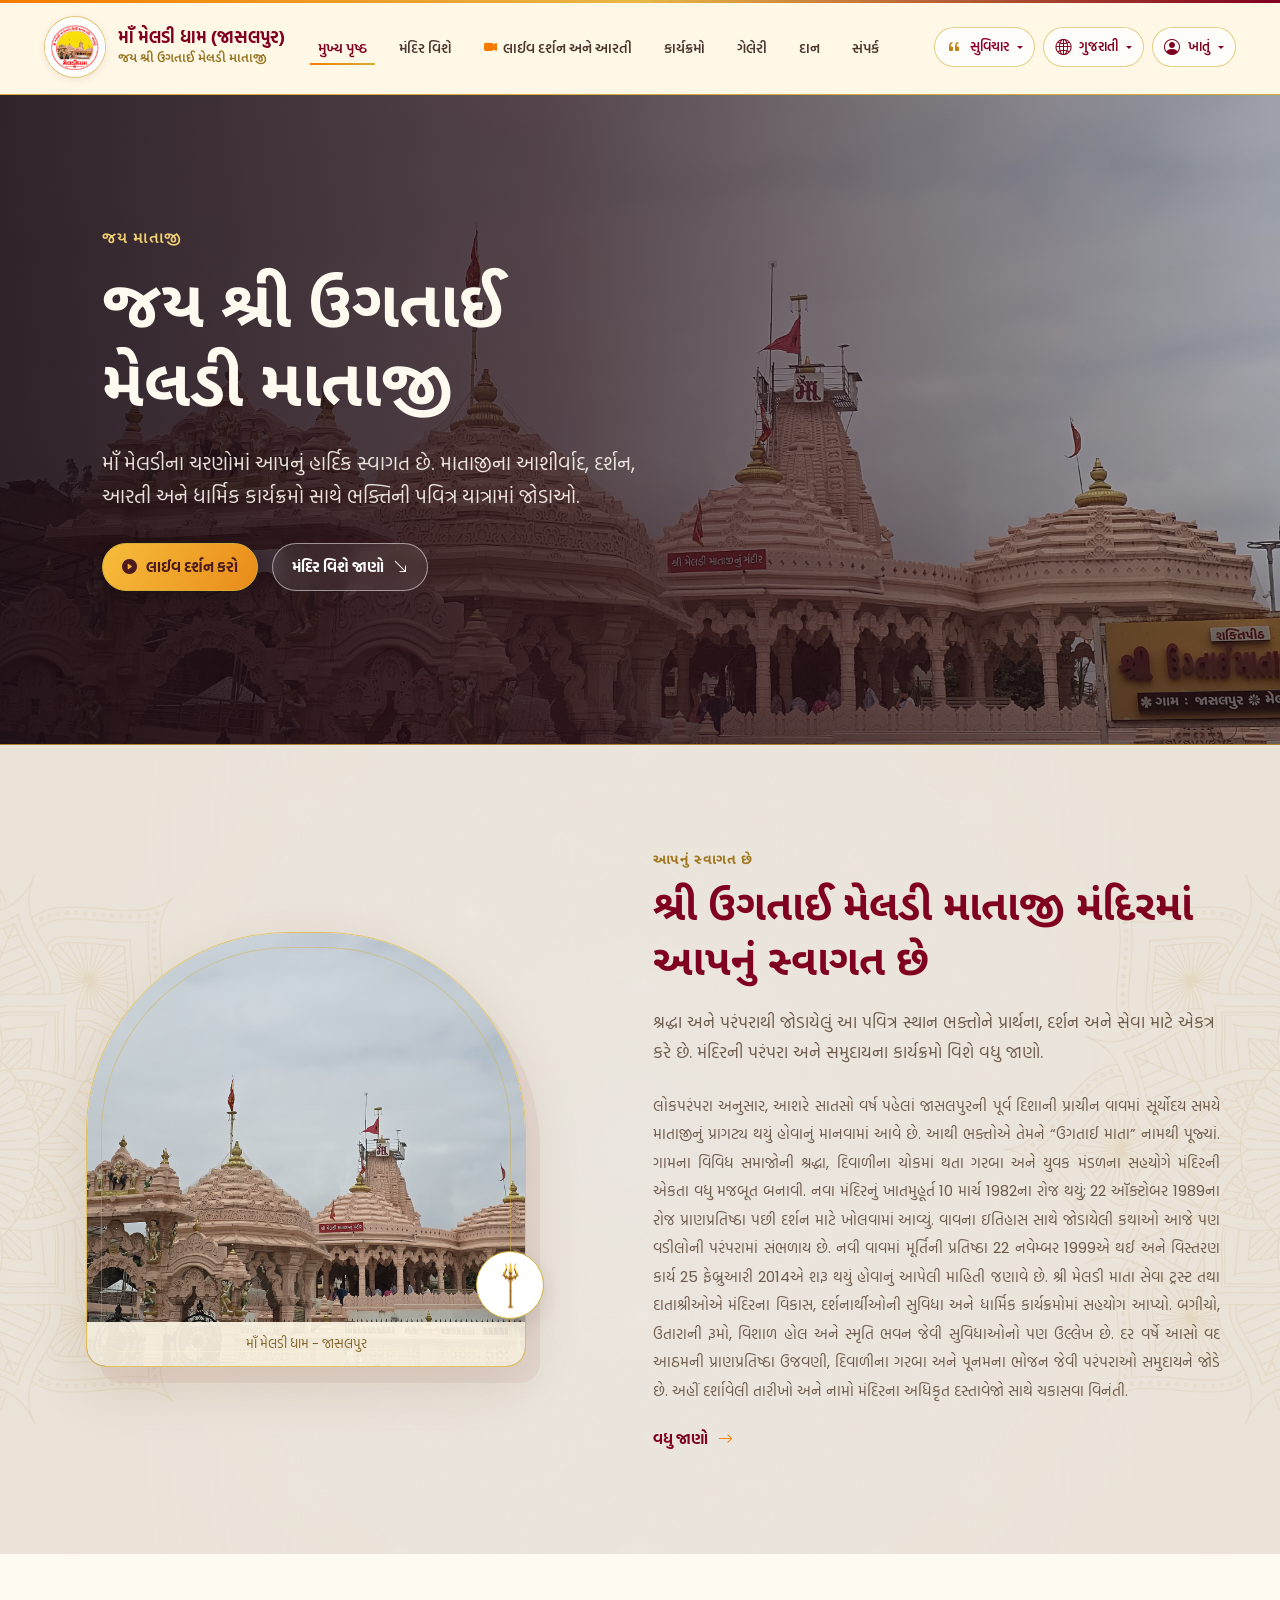
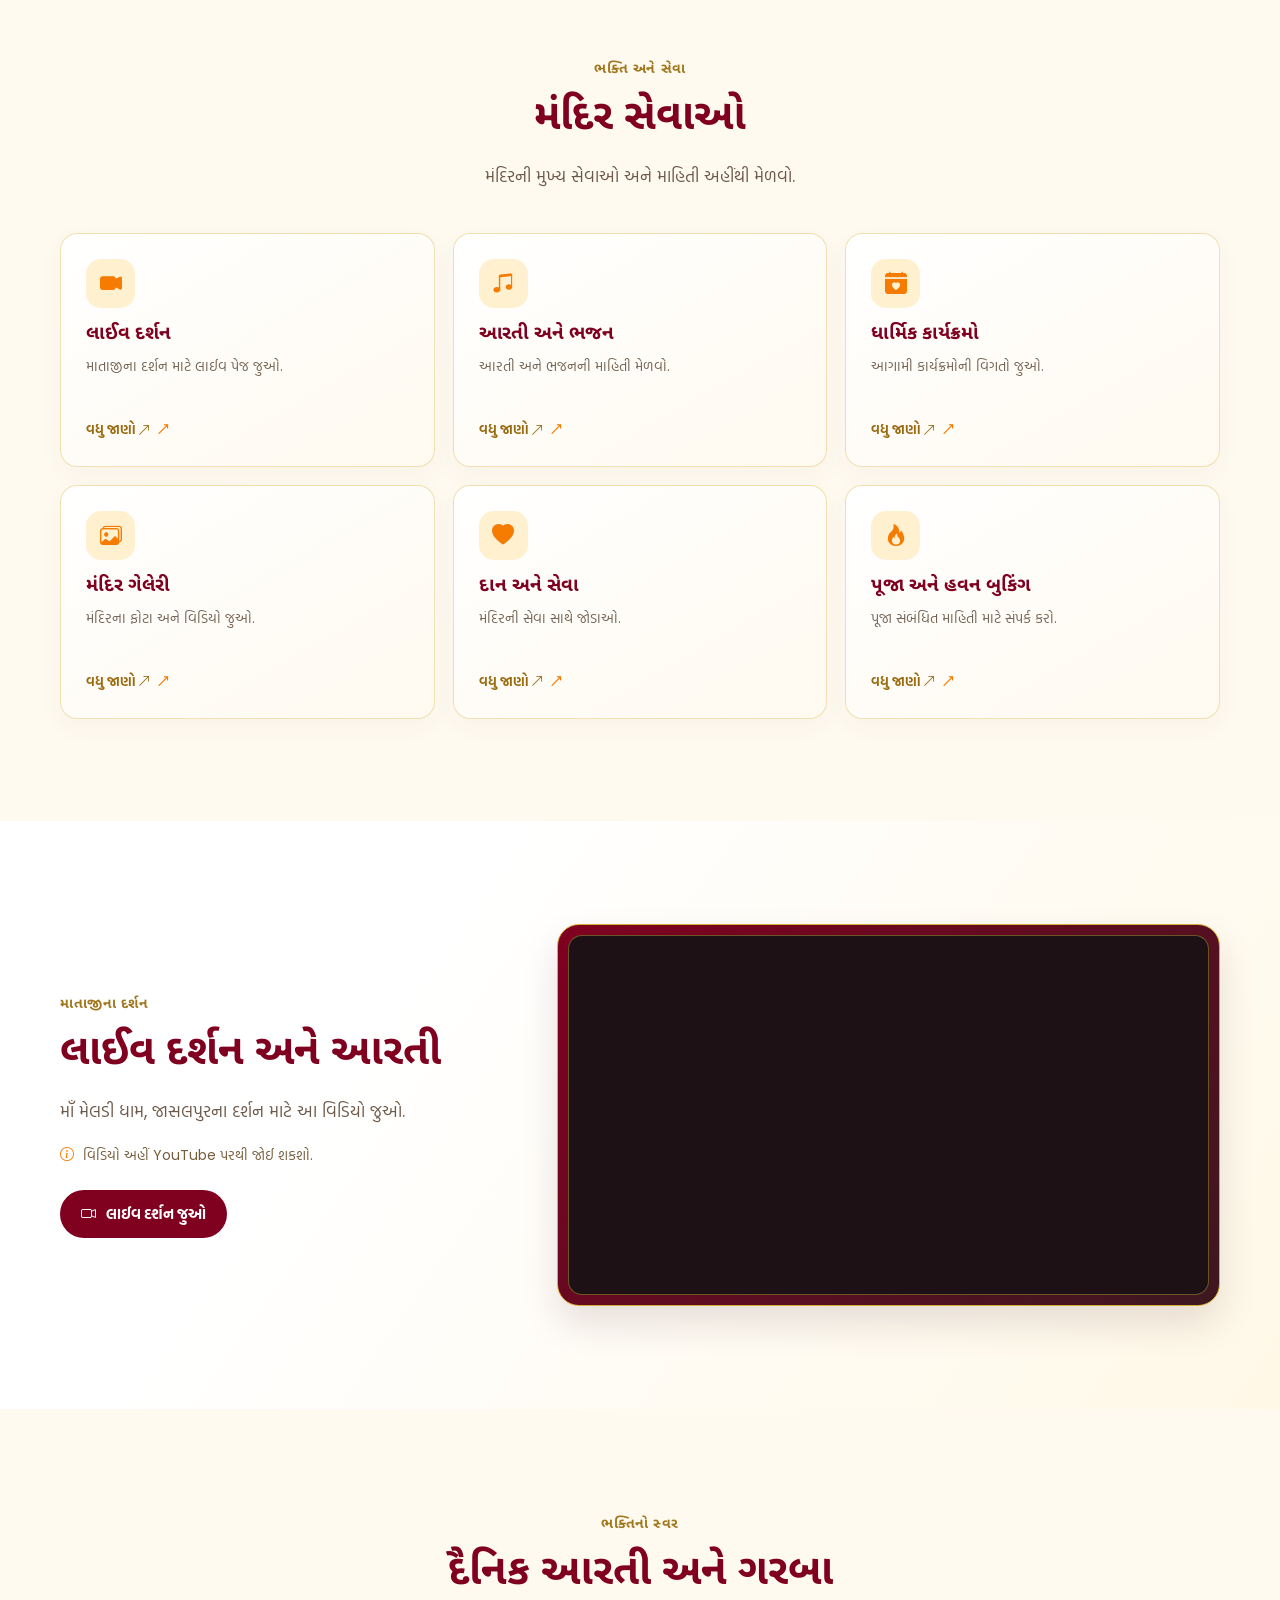
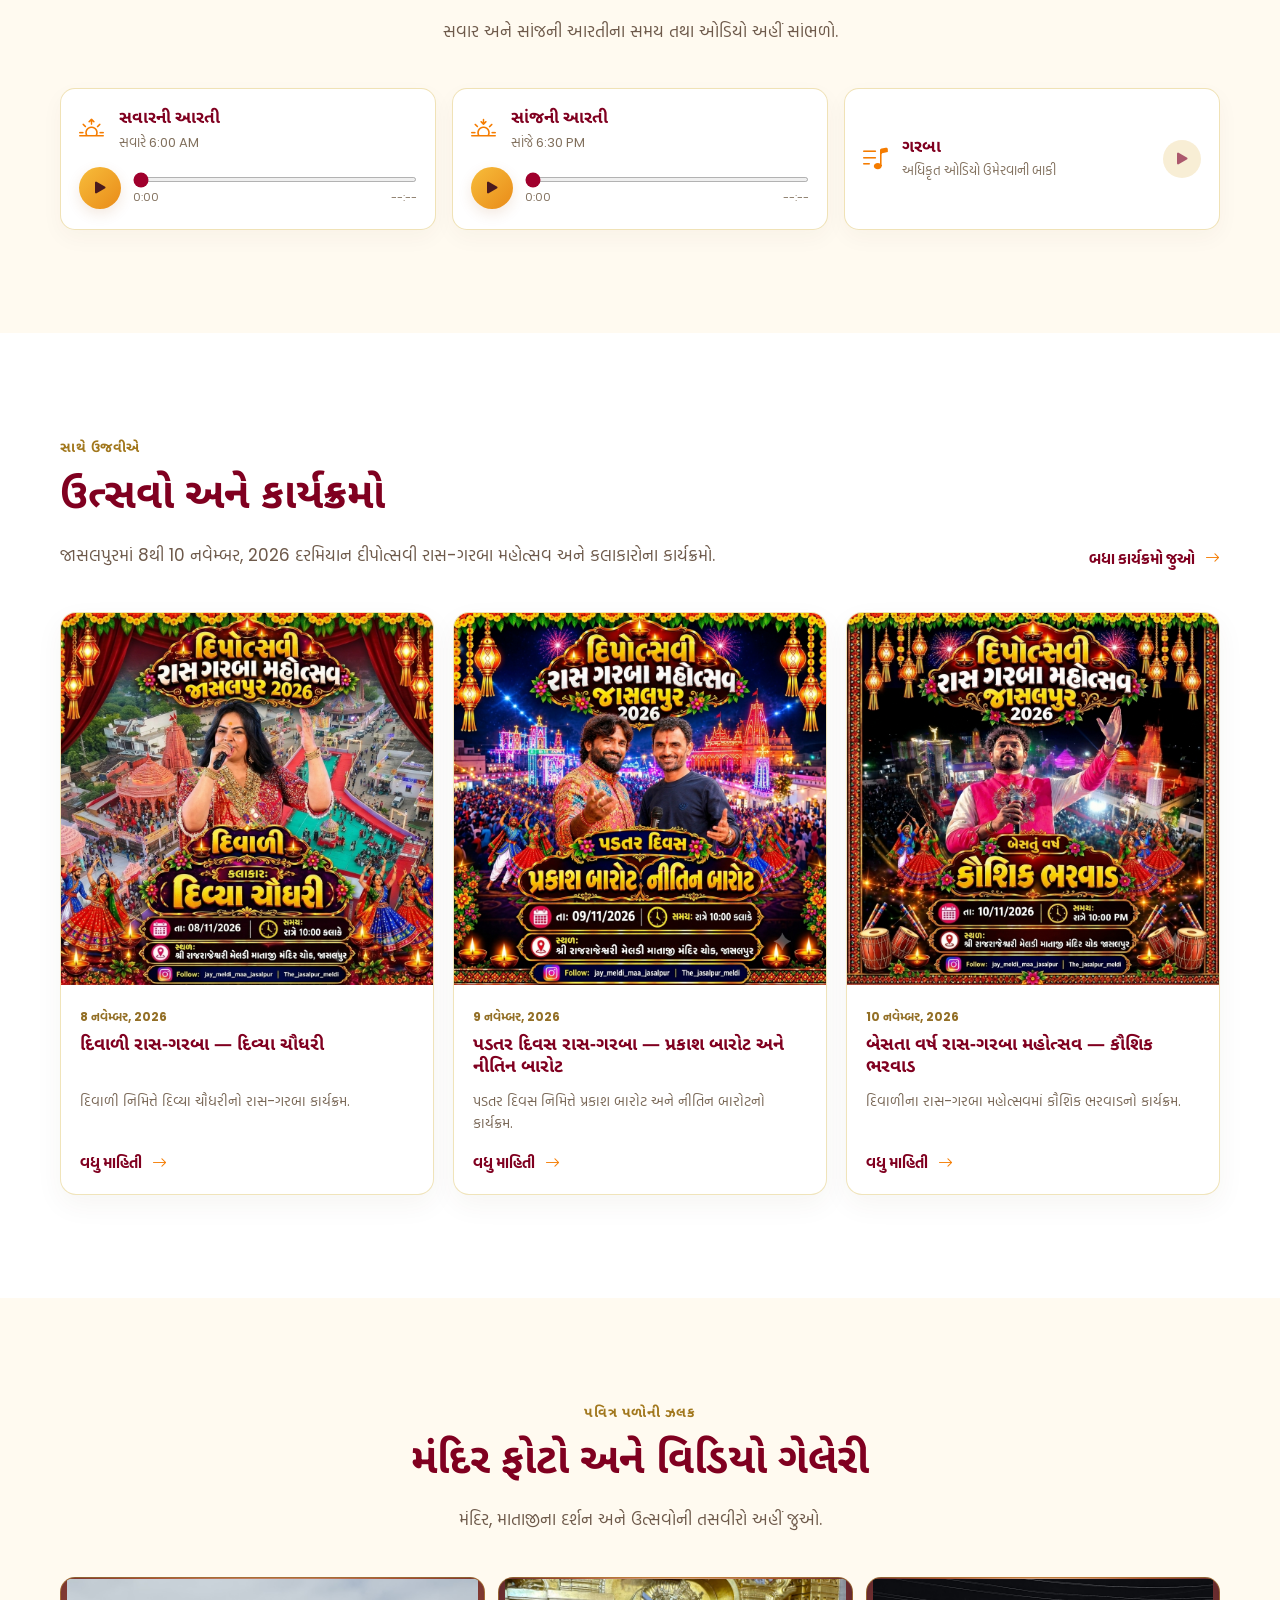
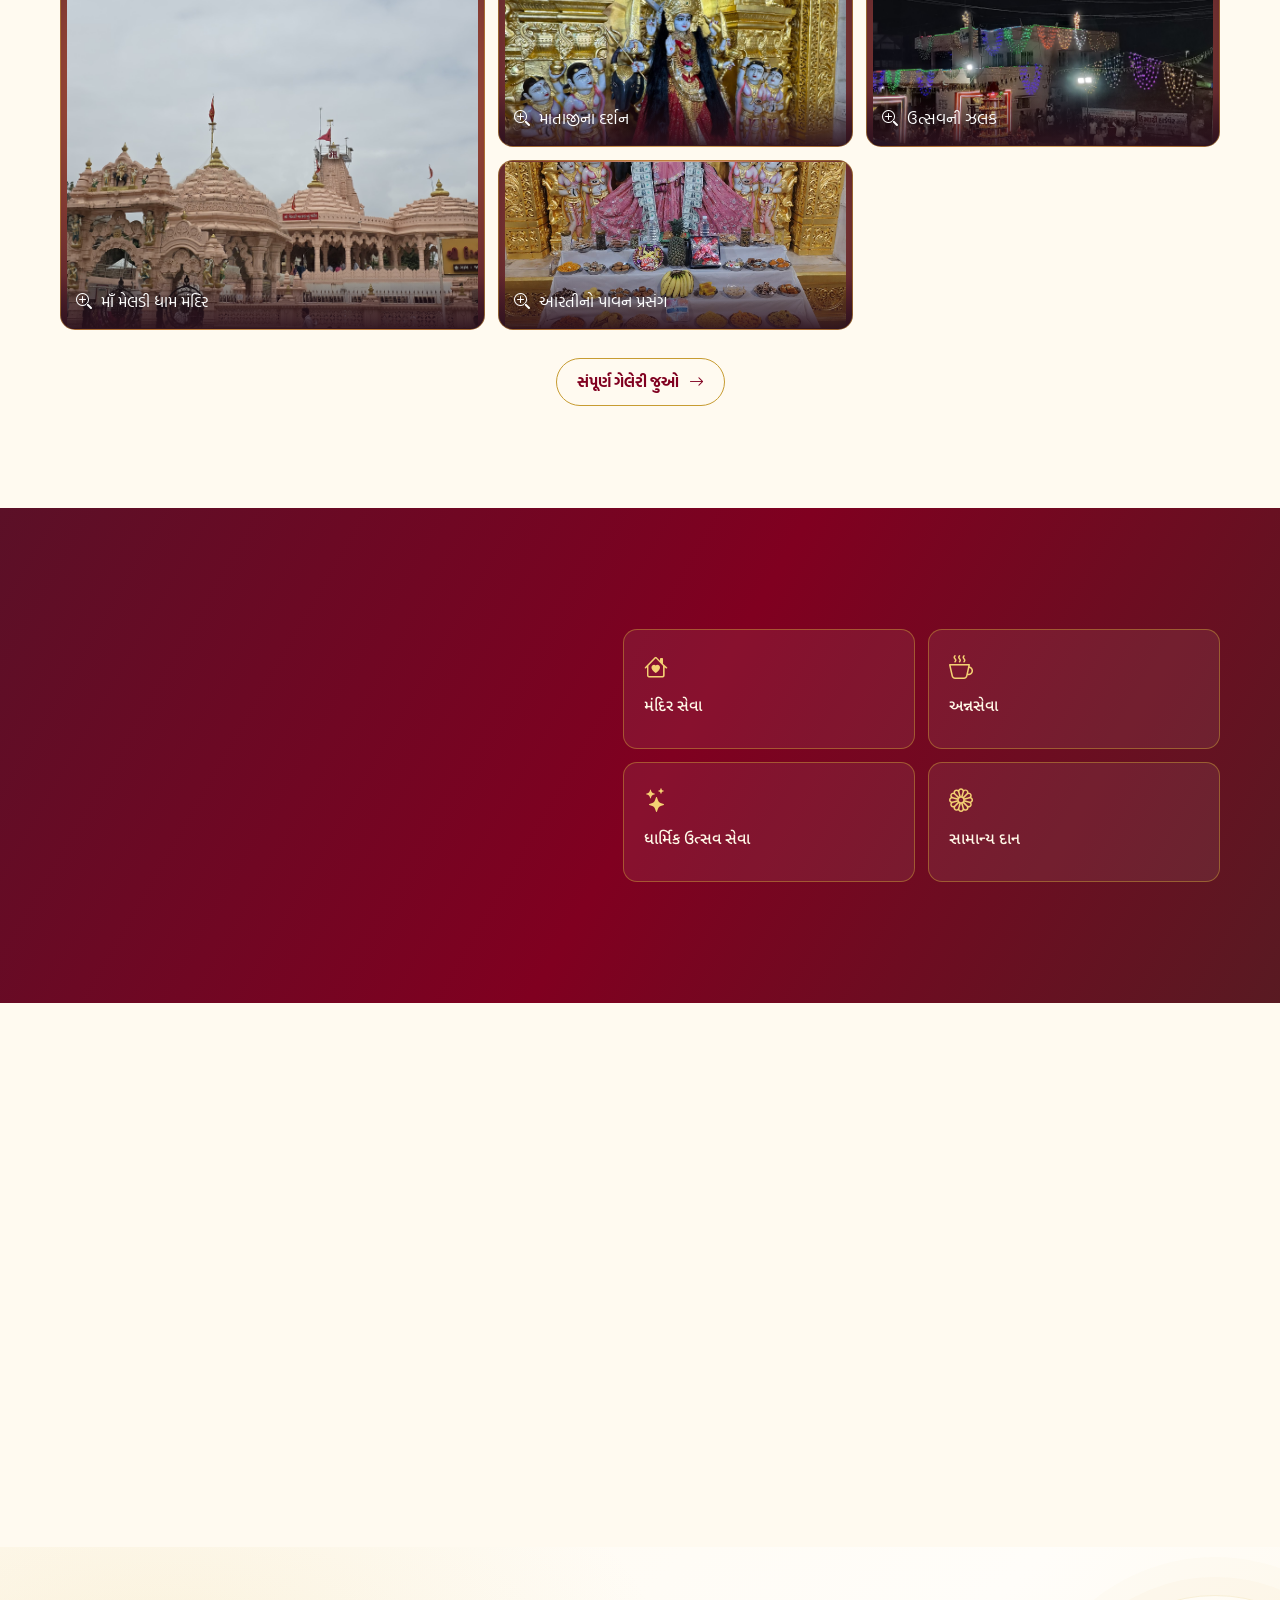
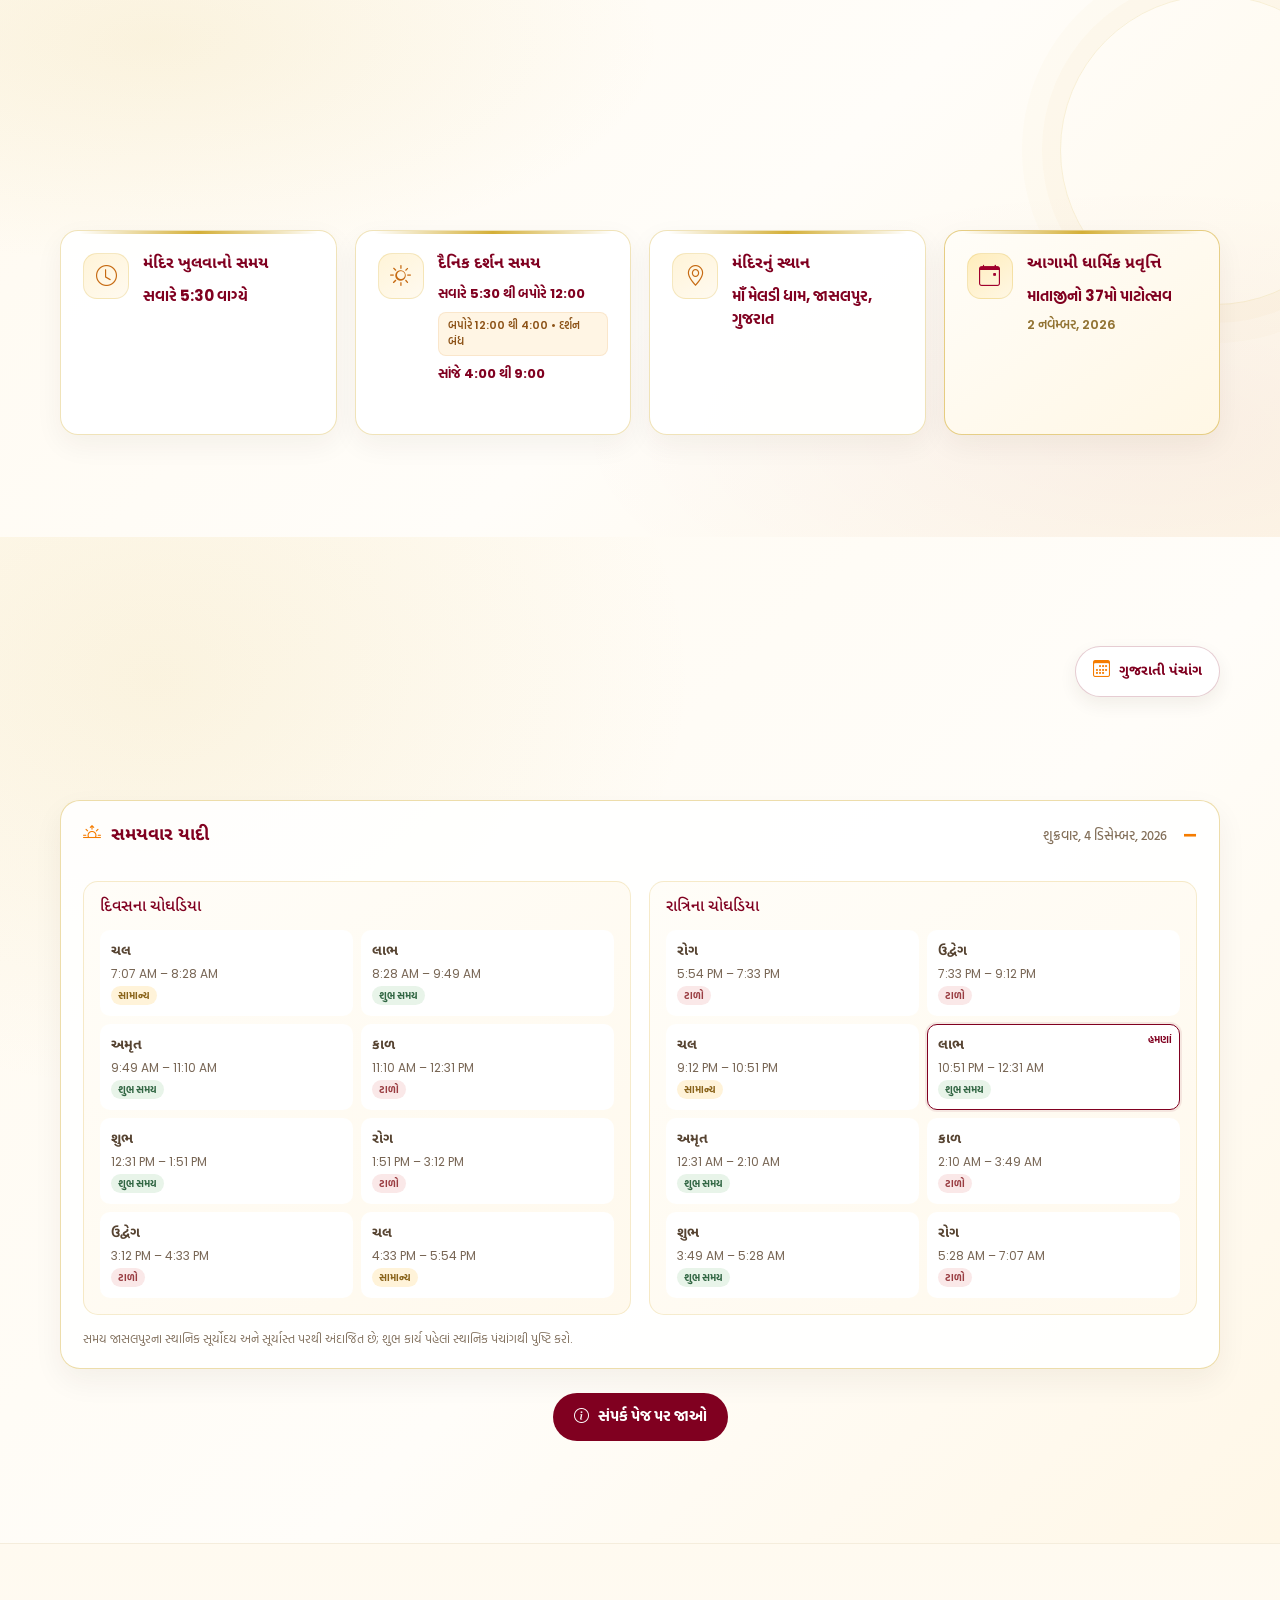
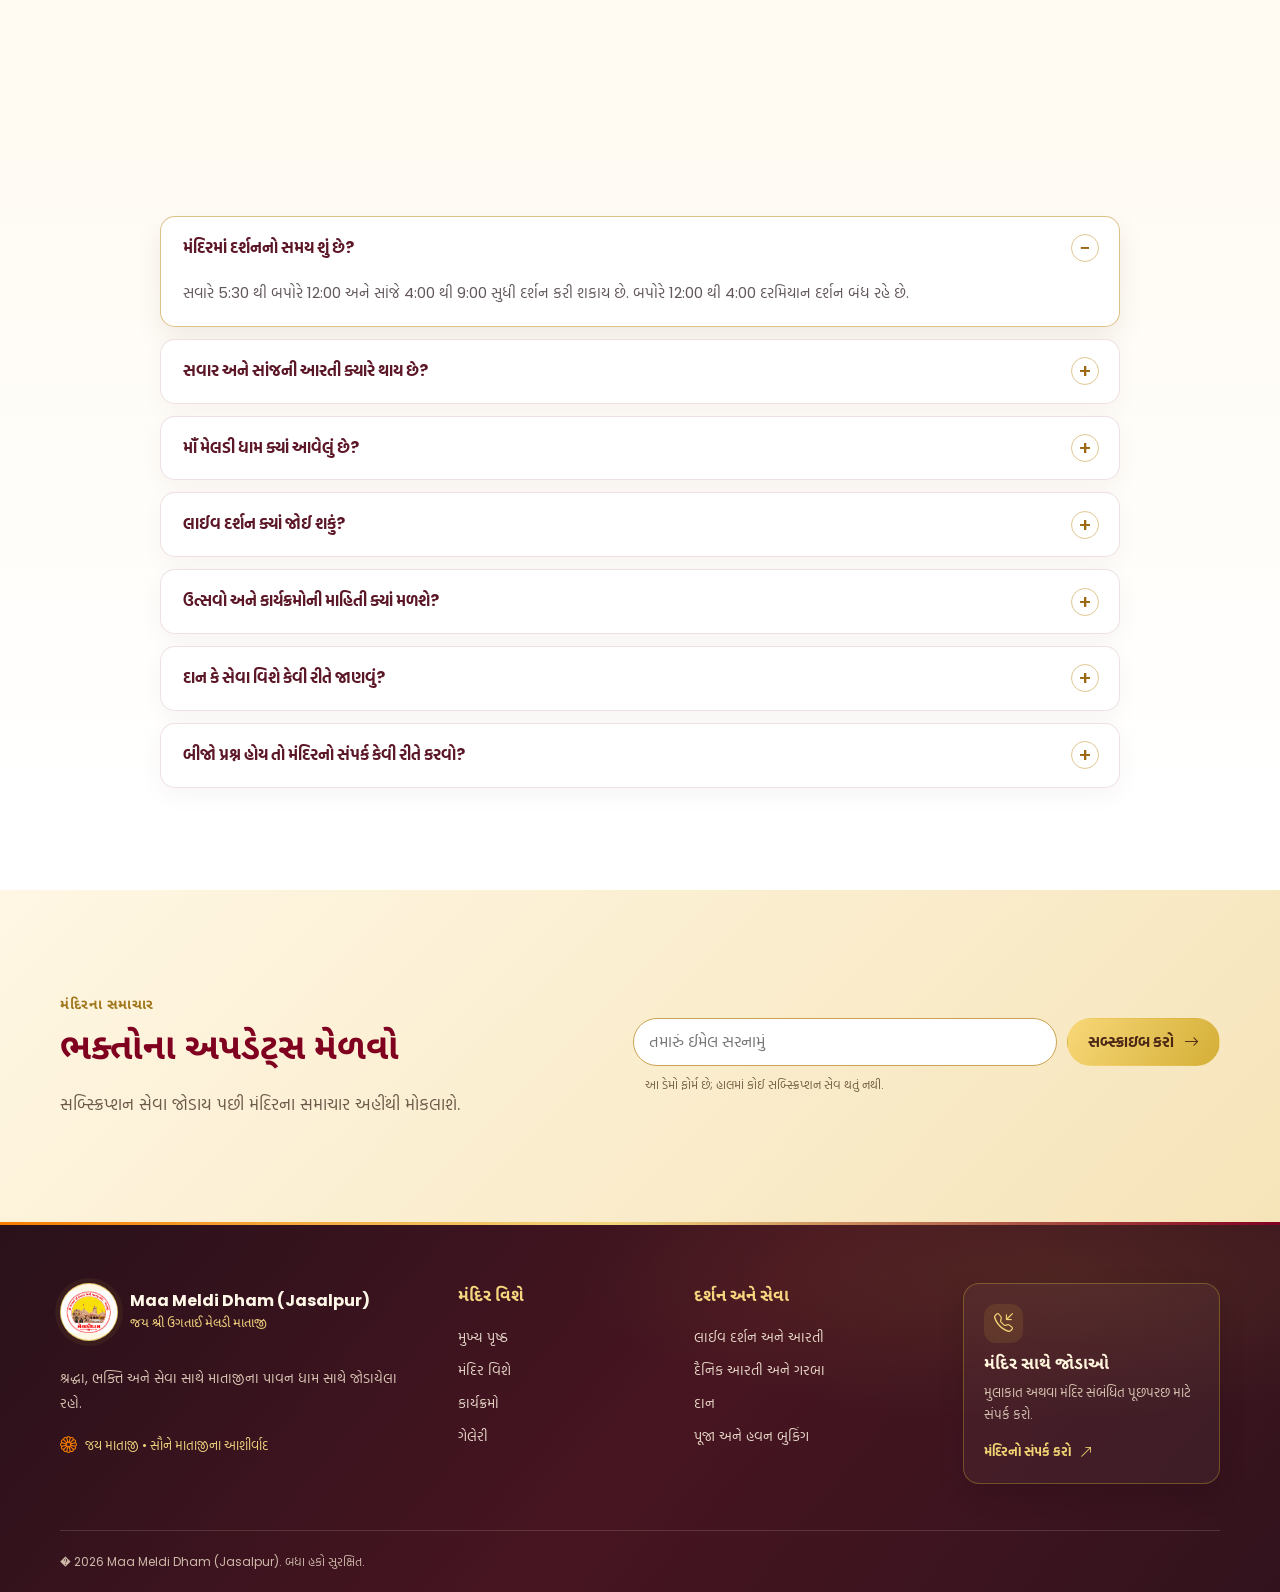
<file: index.html>
﻿<!doctype html>
<html lang="gu">
<head>
    <link rel="icon" type="image/png" href="assets/image/logo.png">
<meta charset="utf-8">
  <meta name="viewport" content="width=device-width, initial-scale=1">
  <meta name="theme-color" content="#fff8e7">
  <meta name="description" content="???? ????? ????? हिन्दी ગુજરાતી ?????, ????, ???? ??? ગુજરાતી????? हिन्दी.">
  <title>Maa Meldi Dham (Jasalpur)</title>
  <link rel="preconnect" href="https://fonts.googleapis.com">
  <link rel="preconnect" href="https://fonts.gstatic.com" crossorigin>
  <link href="https://fonts.googleapis.com/css2?family=Hind+Vadodara:wght@400;500;600;700&family=Noto+Sans+Gujarati:wght@400;500;600;700&display=swap" rel="stylesheet">
  <link href="https://fonts.googleapis.com/css2?family=Poppins:wght@400;500;600;700&display=swap" rel="stylesheet">
  <link href="https://cdn.jsdelivr.net/npm/bootstrap@5.3.3/dist/css/bootstrap.min.css" rel="stylesheet">
  <link href="https://cdn.jsdelivr.net/npm/bootstrap-icons@1.11.3/font/bootstrap-icons.min.css" rel="stylesheet">
  <link href="css/style.css" rel="stylesheet">
</head>
<body data-page="home">
  <header class="site-header" id="siteHeader">
    <nav class="navbar navbar-expand-xl temple-navbar" aria-label="Main navigation">
      <div class="container-fluid header-shell">
        <a class="brand-lockup" href="index.html" aria-label="જય શ્રી ઉગતાઈ મેલડી માતાજી">
          <span class="brand-mark">
            <img src="assets/image/logo.png" alt="જય શ્રી ઉગતાઈ મેલડી માતાજી" onerror="this.onerror=null;this.src='assets/image/logo.png'">
          </span>
          <span class="brand-copy">
            <span class="brand-name">માઁ મેલડી ધામ (જાસલપુર)</span>
            <span class="brand-subtitle" lang="gu">જય શ્રી ઉગતાઈ મેલડી માતાજી</span>
          </span>
        </a>

        <button class="navbar-toggler menu-toggle" type="button" data-bs-toggle="collapse" data-bs-target="#headerNavigation" aria-controls="headerNavigation" aria-expanded="false" aria-label="Toggle navigation">
          <span class="toggle-lines" aria-hidden="true"><span></span><span></span><span></span></span>
        </button>

        <div class="collapse navbar-collapse" id="headerNavigation">
          <ul class="navbar-nav primary-nav mx-xl-auto">
            <li class="nav-item"><a class="nav-link" href="index.html" data-i18n="navHome">Home</a></li>
            <li class="nav-item"><a class="nav-link" href="about.html" data-i18n="navAbout">About</a></li>
            <li class="nav-item"><a class="nav-link" href="live-darshan.html"><i class="bi bi-camera-video-fill live-icon" aria-hidden="true"></i> <span data-i18n="navLive">Live Darshan &amp; Aarti</span></a></li>
            <li class="nav-item"><a class="nav-link" href="events.html" data-i18n="navEvents">Events</a></li>
            <li class="nav-item"><a class="nav-link" href="gallery.html" data-i18n="navGallery">Gallery</a></li>
            <li class="nav-item"><a class="nav-link" href="donation.html" data-i18n="navDonation">Donation</a></li>
            <li class="nav-item"><a class="nav-link" href="contact.html" data-i18n="navContact">Contact</a></li>
          </ul>

          <div class="header-actions">
            <div class="dropdown thought-dropdown"><button type="button" class="action-button thought-button dropdown-toggle" id="thoughtMenu" data-bs-toggle="dropdown" aria-expanded="false"><i class="bi bi-quote" aria-hidden="true"></i><span data-i18n="thoughtButton">સુવિચાર</span></button><div class="dropdown-menu dropdown-menu-end thought-menu" aria-labelledby="thoughtMenu"><span class="thought-menu-kicker" data-i18n="thoughtKicker">આજનો સુવિચાર</span><p data-i18n="thoughtText">સેવા, શ્રદ્ધા અને સદભાવથી જીવન સુંદર બને છે.</p><span class="thought-menu-blessing" data-i18n="thoughtBlessing">જય માતાજી</span></div></div>
            <div class="dropdown">
              <button type="button" class="action-button language-button dropdown-toggle" id="languageMenu" data-bs-toggle="dropdown" aria-expanded="false" aria-label="Select language">
                <i class="bi bi-globe2" aria-hidden="true"></i><span class="selected-language">ગુજરાતી</span>
              </button>
              <ul class="dropdown-menu dropdown-menu-end temple-menu" aria-labelledby="languageMenu">
                <li><button class="dropdown-item language-option" type="button" data-language="gu" data-label="ગુજરાતી"><span lang="gu">ગુજરાતી</span><i class="bi bi-check2 selected-check" aria-hidden="true"></i></button></li>
                <li><button class="dropdown-item language-option" type="button" data-language="hi" data-label="हिन्दी"><span lang="hi">हिन्दी</span><i class="bi bi-check2 selected-check" aria-hidden="true"></i></button></li>
                <li><button class="dropdown-item language-option" type="button" data-language="en" data-label="English"><span>English</span><i class="bi bi-check2 selected-check" aria-hidden="true"></i></button></li>
              </ul>
            </div>
            <div class="dropdown">
              <button type="button" class="action-button account-button dropdown-toggle" id="accountMenu" data-bs-toggle="dropdown" aria-expanded="false" aria-label="Account menu">
                <i class="bi bi-person-circle" aria-hidden="true"></i><span class="account-label" data-i18n="account">Account</span>
              </button>
              <ul class="dropdown-menu dropdown-menu-end temple-menu account-menu" aria-labelledby="accountMenu">
                <li data-auth="signed-out"><a class="dropdown-item" href="login.html"><i class="bi bi-box-arrow-in-right" aria-hidden="true"></i><span data-i18n="login">Login</span></a></li>
                <li data-auth="signed-in" hidden><a class="dropdown-item" href="profile.html"><i class="bi bi-person" aria-hidden="true"></i><span data-i18n="profile">My Profile</span></a></li>
                <li data-auth="signed-in" hidden><button class="dropdown-item" type="button" data-auth-logout><i class="bi bi-box-arrow-right" aria-hidden="true"></i><span data-i18n="logout">Logout</span></button></li>
              </ul>
            </div>
          </div>
        </div>
      </div>
    </nav>
  </header>

  <main class="home-page" id="pageContent">
    <section class="home-hero" aria-label="ગુજરાતી ?????">
      <div class="home-video-stage home-carousel">
        <img class="hero-image" src="assets/image/Mandir.jpg" alt="" aria-hidden="true" fetchpriority="high">
        <div class="hero-shade"></div>
        <div class="hero-content">
          <span class="hero-kicker" data-i18n="heroKicker">?? हिन्दी</span>
          <h1 data-i18n="heroTitle">?? ???? ????? ????? हिन्दी</h1>
          <p data-i18n="heroIntro">?? ગુજરાતી ગુજરાતી ????? ગુજરાતી हिन्दी ??. ગુજરાતી? ગુજરાતી?, ?????, ???? ??? ગુજરાતી ગુજરાતી??? ???? ગુજરાતી हिन्दी ગુજરાતી?? ?????.</p>
          <div class="hero-actions">
            <a class="hero-primary" href="live-darshan.html"><i class="bi bi-play-circle-fill" aria-hidden="true"></i><span data-i18n="heroLive">???? ????? ???</span></a>
            <a class="hero-secondary" href="#welcome"><span data-i18n="heroExplore">????? ???? ????</span><i class="bi bi-arrow-down-right" aria-hidden="true"></i></a>
          </div>
        </div>
      </div>
    </section>

    <section class="temple-welcome" id="welcome">
      <div class="section-wrap welcome-grid">
        <div class="welcome-visual reveal"><div class="welcome-image-frame"><img src="assets/image/Mandir.jpg" alt="માઁ મેલડી ધામ, જાસલપુર મંદિર" width="720" height="720" loading="lazy"><span class="image-caption" data-i18n="templePhotoCaption">માઁ મેલડી ધામ - જાસલપુર</span></div><span class="welcome-stamp" aria-hidden="true"><img class="trishul-icon" src="assets/image/Trishul.png" alt="" aria-hidden="true" width="25" height="50"></span></div>
        <div class="welcome-copy reveal"><span class="section-eyebrow" data-i18n="welcomeEyebrow">????? हिन्दी ??</span><h2 data-i18n="welcomeTitle">???? ????? ????? हिन्दी ગુજરાતી? ????? हिन्दी ??</h2><p data-i18n="welcomeText">ગુજરાતી ??? ગુજરાતી? ગુજરાતી?? ? हिन्दी ????? ગુજરાતી ગુજરાતી??, ????? ??? ???? ???? ????? ??? ??. ગુજરાતી हिन्दी, ગુજરાતી? ગુજરાતી??? ??? ગુજરાતી? ????? ???? ??? ????.</p><p class="welcome-detail" data-i18n="welcomeDetail">ગુજરાતી?? हिन्दी, ???? ????? ???? हिन्दी ગુજરાતી?? ????? हिन्दी ગુજરાતી हिन्दी ગુજરાતી? ???? ગુજરાતી?? ગુજરાતી? ???? ગુજરાતી ગુજરાતી? ??? ??. ??? हिन्दी ????? �????? ????� ????? ગુજરાતી. ????? ????? ગુજરાતી ગુજરાતી, ગુજરાતી? हिन्दी ??? ???? ??? ???? हिन्दी हिन्दी ગુજરાતી ???? ??? ????? ?????. ??? ગુજરાતી? ગુજરાતી??? 10 ????? 1982?? ??? ????; 22 ગુજરાતી 1989?? ??? ગુજરાતીગુજરાતી ??? ????? ???? ગુજરાતી? हिन्दी. ????? हिन्दी ???? ગુજરાતી? ???? ??? ?? ગુજરાતી ગુજરાતી?? हिन्दी ??. ??? हिन्दी ગુજરાતી? ગુજરાતી?? 22 ગુજરાતી 1999? ?? ??? ગુજરાતી ????? 25 ગુજરાતી?? 2014? ??? ???? ગુજરાતી ????? हिन्दी ????? ??. ???? ????? ???? ???? हिन्दी ??? ગુજરાતી??? ગુજરાતી ?????, ગુજરાતીहिन्दी हिन्दी ??? ગુજરાતી ગુજરાતીहिन्दी ????? ?????. ?????, ગુજરાતી ????, ????? ??? ??? हिन्दी ??? ???? ગુજરાતી?? ?? हिन्दी ??. ?? ????? ??? ?? ????? ગુજરાતીગુજરાતી ?????, ગુજરાતી? ???? ??? हिन्दी ???? ???? ગુજરાતી ગુજરાતી? ???? ??. ???? ગુજરાતી?? हिन्दी ??? ???? ગુજરાતી हिन्दी ગુજરાતી?? ???? हिन्दी हिन्दी.</p><a class="text-link" href="about.html"><span data-i18n="learnMore">??? ????</span><i class="bi bi-arrow-right"></i></a></div>
      </div>
    </section>

    <section class="services-section section-tint" id="services">
      <div class="section-wrap"><div class="section-heading reveal"><span class="section-eyebrow" data-i18n="servicesEyebrow">????? ??? ????</span><h2 data-i18n="servicesTitle">????? ?????</h2><p data-i18n="servicesIntro">ગુજરાતી ????? ????? ??? हिन्दी हिन्दी ?????.</p></div>
        <div class="service-grid">
          <a class="service-card reveal" href="live-darshan.html"><span class="service-icon"><i class="bi bi-camera-video-fill"></i></span><h3 data-i18n="serviceLive">???? ?????</h3><p data-i18n="serviceLiveText">ગુજરાતી? ????? ???? ???? ??? ???.</p><span class="service-link" data-i18n="learnMore">??? ???? <i class="bi bi-arrow-up-right"></i></span></a>
          <a class="service-card reveal" href="live-darshan.html"><span class="service-icon"><i class="bi bi-music-note-beamed"></i></span><h3 data-i18n="serviceAarti">???? ??? ???</h3><p data-i18n="serviceAartiText">???? ??? ????? हिन्दी ?????.</p><span class="service-link" data-i18n="learnMore">??? ???? <i class="bi bi-arrow-up-right"></i></span></a>
          <a class="service-card reveal" href="events.html"><span class="service-icon"><i class="bi bi-calendar-heart-fill"></i></span><h3 data-i18n="serviceEvents">ગુજરાતી ગુજરાતી???</h3><p data-i18n="serviceEventsText">????? ગુજરાતી????? ????? ???.</p><span class="service-link" data-i18n="learnMore">??? ???? <i class="bi bi-arrow-up-right"></i></span></a>
          <a class="service-card reveal" href="gallery.html"><span class="service-icon"><i class="bi bi-images"></i></span><h3 data-i18n="serviceGallery">????? हिन्दी</h3><p data-i18n="serviceGalleryText">ગુજરાતી ???? ??? हिन्दी ???.</p><span class="service-link" data-i18n="learnMore">??? ???? <i class="bi bi-arrow-up-right"></i></span></a>
          <a class="service-card reveal" href="donation.html"><span class="service-icon"><i class="bi bi-heart-fill"></i></span><h3 data-i18n="serviceDonation">??? ??? ????</h3><p data-i18n="serviceDonationText">ગુજરાતી ???? ???? ?????.</p><span class="service-link" data-i18n="learnMore">??? ???? <i class="bi bi-arrow-up-right"></i></span></a>
          <a class="service-card reveal" href="contact.html"><span class="service-icon"><i class="bi bi-fire"></i></span><h3 data-i18n="servicePuja">???? ??? ??? हिन्दी</h3><p data-i18n="servicePujaText">???? ગુજરાતી हिन्दी ???? हिन्दी ???.</p><span class="service-link" data-i18n="learnMore">??? ???? <i class="bi bi-arrow-up-right"></i></span></a>
        </div>
      </div>
    </section>

    <section class="live-section" id="live-darshan">
      <div class="section-wrap live-grid"><div class="live-copy reveal"><span class="section-eyebrow" data-i18n="liveEyebrow">ગુજરાતી? ?????</span><h2 data-i18n="liveHeading">???? ????? ??? ????</h2><p data-i18n="liveDescription">ગુજરાતી? हिन्दी ???? ગુજરાતી ??? ??? ??? हिन्दी ????? ??? ????.</p><span class="status-note"><i class="bi bi-info-circle"></i><span data-i18n="streamPlaceholder">???? ગુજરાતી?? ????? ગુજરાતી? ???? ??.</span></span><a class="button-maroon" href="live-darshan.html"><i class="bi bi-camera-video"></i><span data-i18n="liveButton">???? ????? ???</span></a></div>
        <div class="live-frame reveal"><div class="live-video"><iframe data-live-video data-video-id="nn3HzTtq0NE" src="https://www.youtube.com/embed/nn3HzTtq0NE" title="Maa Meldi Dham Jasalpur live darshan" loading="lazy" allow="accelerometer; autoplay; clipboard-write; encrypted-media; gyroscope; picture-in-picture; web-share" referrerpolicy="strict-origin-when-cross-origin" allowfullscreen></iframe></div></div>
      </div>
    </section>

    <section class="aarti-section section-tint" id="aarti">
      <div class="section-wrap"><div class="section-heading reveal"><span class="section-eyebrow" data-i18n="aartiEyebrow">ગુજરાતી ????</span><h2 data-i18n="aartiTitle">????? ???? ??? ???</h2><p data-i18n="aartiIntro">??? ??? हिन्दी ????? ????? ????? ????? ??? ???? ગુજરાતી.</p></div>
        <div class="aarti-grid"><article class="aarti-card has-audio reveal"><i class="bi bi-sunrise"></i><div><h3 data-i18n="morningAarti">हिन्दी ????</h3><p data-i18n="morningAartiTime">સવારે 6:00 AM</p></div><div class="aarti-player"><button class="aarti-play" type="button" data-aarti-toggle aria-label="Play aarti" data-i18n-aria="playAartiAudio"><i class="bi bi-play-fill" aria-hidden="true"></i></button><div class="aarti-progress"><input type="range" min="0" max="100" value="0" step="0.1" aria-label="Seek aarti audio" data-i18n-aria="seekAartiAudio" data-aarti-seek><div class="aarti-time"><span data-aarti-current>0:00</span><span data-aarti-duration>--:--</span></div></div><audio class="aarti-audio" preload="none" data-aarti-audio data-i18n-aria="morningAarti"><source src="assets/image/Maa%20Meldi%20aarti.mpeg" type="audio/mpeg"></audio></div></article><article class="aarti-card has-audio reveal"><i class="bi bi-sunset"></i><div><h3 data-i18n="eveningAarti">हिन्दी ????</h3><p data-i18n="eveningAartiTime">સાંજે 6:30 PM</p></div><div class="aarti-player"><button class="aarti-play" type="button" data-aarti-toggle aria-label="Play aarti" data-i18n-aria="playAartiAudio"><i class="bi bi-play-fill" aria-hidden="true"></i></button><div class="aarti-progress"><input type="range" min="0" max="100" value="0" step="0.1" aria-label="Seek aarti audio" data-i18n-aria="seekAartiAudio" data-aarti-seek><div class="aarti-time"><span data-aarti-current>0:00</span><span data-aarti-duration>--:--</span></div></div><audio class="aarti-audio" preload="none" data-aarti-audio data-i18n-aria="eveningAarti"><source src="assets/image/Aarti%20Maa%20Meldi.mp3" type="audio/mpeg"></audio></div></article><article class="aarti-card reveal"><i class="bi bi-music-note-list"></i><div><h3 data-i18n="bhajans">ગરબા</h3><p data-i18n="audioPending">हिन्दी ????? ગુજરાતી? ????</p></div><button class="audio-placeholder" type="button" disabled aria-label="????? ???? हिन्दी हिन्दी ???" data-i18n-aria="audioUnavailable"><i class="bi bi-play-fill"></i></button></article></div>
      </div>
    </section>

    <section class="events-section" id="events">
      <div class="section-wrap"><div class="section-heading section-heading-row reveal"><div><span class="section-eyebrow" data-i18n="eventsEyebrow">???? ?????</span><h2 data-i18n="eventsTitle">हिन्दी ??? ગુજરાતી???</h2><p data-i18n="eventsIntro">????? ગુજરાતી????? हिन्दी ????? ????? हिन्दी ??? ??? ગુજરાતી.</p></div><a class="text-link" href="events.html"><span data-i18n="eventsAll">??? ગુજરાતી??? ???</span><i class="bi bi-arrow-right"></i></a></div>
        <div class="event-grid"><article class="event-card reveal"><div class="event-art event-art-one"><img src="assets/image/Divya.PNG" alt="દિવાળી રાસ-ગરબા — દિવ્યા ચૌધરી, 8 નવેમ્બર 2026" loading="lazy"></div><div class="event-body"><span class="event-tag" data-i18n="eventDivyaDate">8 નવેમ્બર, 2026</span><h3 data-i18n="eventDivya">દિવાળી રાસ-ગરબા — દિવ્યા ચૌધરી</h3><p data-i18n="eventDivyaDesc">દિવાળી નિમિત્તે દિવ્યા ચૌધરીનો રાસ-ગરબા કાર્યક્રમ.</p><a href="events.html" class="text-link"><span data-i18n="moreInfo">વધુ માહિતી</span><i class="bi bi-arrow-right"></i></a></div></article><article class="event-card reveal"><div class="event-art event-art-two"><img src="assets/image/Nitin.PNG" alt="પડતર દિવસ રાસ-ગરબા — પ્રકાશ બારોટ અને નીતિન બારોટ, 9 નવેમ્બર 2026" loading="lazy"></div><div class="event-body"><span class="event-tag" data-i18n="eventNitinDate">9 નવેમ્બર, 2026</span><h3 data-i18n="eventNitin">પડતર દિવસ રાસ-ગરબા — પ્રકાશ બારોટ અને નીતિન બારોટ</h3><p data-i18n="eventNitinDesc">પડતર દિવસ નિમિત્તે પ્રકાશ બારોટ અને નીતિન બારોટનો કાર્યક્રમ.</p><a href="events.html" class="text-link"><span data-i18n="moreInfo">વધુ માહિતી</span><i class="bi bi-arrow-right"></i></a></div></article><article class="event-card reveal"><div class="event-art event-art-three"><img src="assets/image/Kaushik.PNG" alt="બેસતા વર્ષ રાસ-ગરબા — કૌશિક ભરવાડ, 10 નવેમ્બર 2026" loading="lazy"></div><div class="event-body"><span class="event-tag" data-i18n="eventKaushikDate">10 નવેમ્બર, 2026</span><h3 data-i18n="eventKaushik">બેસતા વર્ષ રાસ-ગરબા મહોત્સવ — કૌશિક ભરવાડ</h3><p data-i18n="eventKaushikDesc">દિવાળીના રાસ-ગરબા મહોત્સવમાં કૌશિક ભરવાડનો કાર્યક્રમ.</p><a href="events.html" class="text-link"><span data-i18n="moreInfo">વધુ માહિતી</span><i class="bi bi-arrow-right"></i></a></div></article></div>
      </div>
    </section>

    <section class="gallery-section section-tint" id="gallery">
      <div class="section-wrap"><div class="section-heading reveal"><span class="section-eyebrow" data-i18n="galleryEyebrow">हिन्दी ????? ???</span><h2 data-i18n="galleryTitle">????? ???? ??? हिन्दी हिन्दी</h2><p data-i18n="galleryIntro">ગુજરાતી हिन्दी ???? ????? ??? हिन्दी ???? ગુજરાતી.</p></div>
        <div class="gallery-grid"><button class="gallery-tile gallery-tile-large reveal" type="button" data-gallery-image="assets/image/Mandir.jpg" data-gallery-caption="Maa Meldi Dham temple" data-gallery-caption-key="galleryTemplePhoto"><img src="assets/image/Mandir.jpg" alt="Maa Meldi Dham temple in Jasalpur" loading="lazy"><span class="gallery-overlay"><i class="bi bi-zoom-in"></i><span data-i18n="galleryTemplePhoto">માઁ મેલડી ધામ મંદિર</span></span></button><button class="gallery-tile reveal" type="button" data-gallery-image="assets/image/IMG-20250519-WA0029.jpg" data-gallery-caption="Darshan of Mataji" data-gallery-caption-key="galleryMatajiDarshan"><img src="assets/image/IMG-20250519-WA0029.jpg" alt="Darshan of Mataji at Maa Meldi Dham" loading="lazy"><span class="gallery-overlay"><i class="bi bi-zoom-in"></i><span data-i18n="galleryMatajiDarshan">માતાજીના દર્શન</span></span></button><button class="gallery-tile reveal" type="button" data-gallery-image="assets/image/IMG-20241031-WA0061.jpg" data-gallery-caption="Festival celebration" data-gallery-caption-key="galleryFestivalMoment"><img src="assets/image/IMG-20241031-WA0061.jpg" alt="Devotees gathered for a festival at Maa Meldi Dham" loading="lazy"><span class="gallery-overlay"><i class="bi bi-zoom-in"></i><span data-i18n="galleryFestivalMoment">ઉત્સવની ઝલક</span></span></button><button class="gallery-tile reveal" type="button" data-gallery-image="assets/image/IMG-20241010-WA0004.jpg" data-gallery-caption="Aarti and offerings" data-gallery-caption-key="galleryAartiMoment"><img src="assets/image/IMG-20241010-WA0004.jpg" alt="Aarti offerings at the mandir" loading="lazy"><span class="gallery-overlay"><i class="bi bi-zoom-in"></i><span data-i18n="galleryAartiMoment">આરતીનો પાવન પ્રસંગ</span></span></button></div>
        <div class="center-action"><a class="button-outline" href="gallery.html"><span data-i18n="galleryAll">ગુજરાતી हिन्दी ???</span><i class="bi bi-arrow-right"></i></a></div>
      </div>
    </section>

    <section class="seva-section" id="seva">
      <div class="section-wrap seva-wrap"><div class="seva-copy reveal"><span class="section-eyebrow" data-i18n="sevaEyebrow">ગુજરાતી?? ????</span><h2 data-i18n="sevaTitle">ગુજરાતી? ગુજરાતી हिन्दी ???</h2><p data-i18n="sevaIntro">ગુજરાતી ગુજરાતી ગુજરાતી??? ??? ગુજરાતીहिन्दी ???? ????? ગુજરાતી ??? ગુજરાતી?? ????? हिन्दी ??.</p><a class="button-gold" href="donation.html"><i class="bi bi-heart-fill"></i><span data-i18n="donateNow">??? ??? ????</span></a></div><div class="seva-grid"><article><i class="bi bi-house-heart"></i><h3 data-i18n="templeService">????? ????</h3></article><article><i class="bi bi-cup-hot"></i><h3 data-i18n="foodService">ગુજરાતી?</h3></article><article><i class="bi bi-stars"></i><h3 data-i18n="festivalService">ગુજરાતી ????? ????</h3></article><article><i class="bi bi-flower1"></i><h3 data-i18n="generalDonation">ગુજરાતી ???</h3></article></div></div>
    </section>

    <section class="booking-section section-tint" id="booking"><div class="section-wrap booking-grid"><div class="booking-art reveal"><i class="bi bi-fire"></i><span data-i18n="pujaImage">???? ??? ???</span></div><div class="booking-copy reveal"><span class="section-eyebrow" data-i18n="bookingEyebrow">???? ????</span><h2 data-i18n="bookingTitle">???? ??? ??? हिन्दी</h2><p data-i18n="bookingText">????, ???, ગુજરાતી? ??? ગુજરાતી? ????? ????? ????? हिन्दी ??? ??? ???? ગુજરાતી.</p><span class="status-note"><i class="bi bi-info-circle"></i><span data-i18n="bookingPending">ગુજરાતી? ગુજરાતી??? हिन्दी ???? ??.</span></span><a class="button-maroon" href="contact.html"><span data-i18n="contactTemple">ગુજરાતી हिन्दी ???</span><i class="bi bi-arrow-right"></i></a></div></div></section>

        <section class="highlights-section"><div class="section-wrap"><div class="section-heading reveal"><span class="section-eyebrow" data-i18n="highlightsEyebrow">મુલાકાતની યોજના બનાવો</span><h2 data-i18n="highlightsTitle">મંદિરની માહિતી</h2><p data-i18n="confirmedOnly">આરતીના સમય, મંદિરનું સ્થાન અને પાટોત્સવની માહિતી.</p></div><div class="highlight-grid"><article class="highlight-card highlight-open"><i class="bi bi-clock" aria-hidden="true"></i><div><strong data-i18n="openingHours">મંદિર ખુલવાનો સમય</strong><span class="highlight-value" data-i18n="openingTimeDetails">5:30 AM</span></div></article><article class="highlight-card highlight-darshan"><i class="bi bi-sun" aria-hidden="true"></i><div><strong data-i18n="darshanSchedule">દૈનિક દર્શન સમય</strong><div class="darshan-times"><span class="highlight-value" data-i18n="darshanMorning">5:30 AM થી 12:00 PM</span><span class="darshan-closed" data-i18n="darshanClosed">12:00 PM થી 4:00 PM • દર્શન બંધ</span><span class="highlight-value" data-i18n="darshanEvening">4:00 PM થી 9:00 PM</span></div></div></article><article class="highlight-card highlight-location"><i class="bi bi-geo-alt" aria-hidden="true"></i><div><strong data-i18n="templeLocation">મંદિરનું સ્થાન</strong><a class="highlight-value location-link" href="https://www.google.com/maps/dir/?api=1&amp;destination=23.36026124473463%2C72.33835438863909" target="_blank" rel="noopener noreferrer" data-i18n="locationDetails">Maa Meldi Dham, Jasalpur, Gujarat</a></div></article><article class="highlight-card highlight-event"><i class="bi bi-calendar-event" aria-hidden="true"></i><div><strong data-i18n="nextActivity">આગામી ધાર્મિક પ્રવૃત્તિ</strong><span class="highlight-value" data-i18n="eventOne">માતાજીનો 37મો પાટોત્સવ</span><span class="highlight-note" data-i18n="patotsavDate">2 નવેમ્બર, 2026</span></div></article></div></div></section>

                <section class="choghadiya-home-section" id="contact"><div class="section-wrap"><div class="choghadiya-heading-row"><div class="section-heading reveal"><span class="section-eyebrow" data-i18n="choghadiyaEyebrow">જાસલપુરના શુભ સમય</span><h2 data-i18n="choghadiyaTitle">આજના ચોઘડિયા</h2><p data-i18n="choghadiyaHomeIntro">જાસલપુરના સ્થાનિક સૂર્યોદય અને સૂર્યાસ્ત પ્રમાણે આજના દિવસ અને રાત્રિના સમય.</p></div><button class="calendar-toggle" type="button" data-calendar-button aria-expanded="false" aria-controls="gujaratiCalendarCard"><i class="bi bi-calendar3" aria-hidden="true"></i><span data-calendar-button-label>ગુજરાતી પંચાંગ</span></button></div><section class="gujarati-calendar-card" id="gujaratiCalendarCard" hidden aria-live="polite">
  <div class="calendar-card-date">
    <span class="calendar-icon"><i class="bi bi-calendar-heart-fill" aria-hidden="true"></i></span>
    <div class="calendar-date-copy"><p class="calendar-place" data-calendar-place></p><span class="calendar-label" data-calendar-date-label>તારીખ અને વાર</span><h3 data-calendar-date></h3></div>
  </div>
  <div class="calendar-meta"><p data-calendar-samvat></p><p data-calendar-month></p></div>
  <div class="calendar-sun-grid" data-calendar-sun></div>
  <div class="calendar-brahma" data-calendar-brahma></div>
  <div class="calendar-details-card"><header class="calendar-details-heading"><span data-calendar-more-title>અન્ય માહિતી</span><span class="calendar-method-badge" data-calendar-method>સૂક્ષ્મ પંચાંગ વિગતો</span></header><div class="calendar-details-list" data-calendar-details></div></div>
  <p class="calendar-status" data-calendar-status role="status"></p><button class="calendar-retry" type="button" data-calendar-retry hidden></button><p class="calendar-credit" data-calendar-credit></p>
</section><details class="choghadiya-panel" id="homeChoghadiya" open><summary><span><i class="bi bi-sunrise" aria-hidden="true"></i><span data-i18n="choghadiyaPeriods">સમયવાર યાદી</span></span><time data-choghadiya-date></time></summary><div class="choghadiya-content"><div class="choghadiya-period"><h3 data-i18n="choghadiyaDay">દિવસના ચોઘડિયા</h3><ol data-choghadiya-list="day"></ol></div><div class="choghadiya-period"><h3 data-i18n="choghadiyaNight">રાત્રિના ચોઘડિયા</h3><ol data-choghadiya-list="night"></ol></div></div><p class="choghadiya-note" data-i18n="choghadiyaNote">સમય જાસલપુરના સ્થાનિક સૂર્યોદય અને સૂર્યાસ્ત પરથી અંદાજિત છે; શુભ કાર્ય પહેલાં સ્થાનિક પંચાંગથી પુષ્ટિ કરો.</p></details><div class="choghadiya-home-action"><a class="button-maroon" href="contact.html"><i class="bi bi-info-circle" aria-hidden="true"></i><span data-i18n="contactPageButton">સંપર્ક પેજ પર જાઓ</span></a></div></div></section>

        <section class="faq-section" id="faqs" aria-labelledby="faqHeading">
      <div class="section-wrap faq-shell">
        <header class="section-heading faq-heading reveal"><span class="section-eyebrow" data-faq-eyebrow></span><h2 id="faqHeading" data-faq-title></h2><p data-faq-intro></p></header>
        <div class="faq-list" data-faq-list></div>
      </div>
    </section>
<section class="newsletter-section"><div class="section-wrap newsletter-wrap reveal"><div><span class="section-eyebrow" data-i18n="updatesEyebrow">ગુજરાતી हिन्दी</span><h2 data-i18n="updatesTitle">ગુજરાતી ગુજરાતી ?????</h2><p data-i18n="updatesIntro">ગુજરાતીहिन्दी ???? ????? ??? ગુજરાતી हिन्दी हिन्दी ગુજરાતી.</p></div><form id="updatesForm" class="updates-form"><label class="visually-hidden" for="updatesEmail" data-i18n="emailLabel">???? ગુજરાતી</label><input id="updatesEmail" name="email" type="email" autocomplete="email" required placeholder="हिन्दी ???? ગુજરાતી" data-i18n-placeholder="emailPlaceholder"><button type="submit" class="button-gold"><span data-i18n="subscribe">ગુજરાતી???? ???</span><i class="bi bi-arrow-right"></i></button><p class="form-message" id="updatesMessage" role="status" aria-live="polite" data-i18n="formNotConnected">? ???? ????? ??; हिन्दी ??? ગુજરાતીहिन्दी ??? ???? ???.</p></form></div></section>
  </main>

  <div class="modal fade" id="galleryLightbox" tabindex="-1" aria-hidden="true" aria-label="???? हिन्दी" data-i18n-aria="galleryTitle"><div class="modal-dialog modal-dialog-centered modal-xl gallery-lightbox-dialog"><div class="modal-content lightbox-content"><button type="button" class="btn-close ms-auto" data-bs-dismiss="modal" aria-label="??? ???" data-i18n-aria="close"></button><img id="lightboxImage" src="assets/image/logo.png" alt=""><p id="lightboxCaption" class="text-center"></p></div></div></div>
  <footer class="home-footer">
    <div class="footer-top-rule"></div>
    <div class="section-wrap footer-shell">
      <div class="footer-grid">
        <div class="footer-brand-block">
          <a class="footer-logo" href="index.html" aria-label="જય શ્રી ઉગતાઈ મેલડી માતાજી">
            <span class="footer-logo-mark"><img src="assets/image/logo.png" alt="જય શ્રી ઉગતાઈ મેલડી માતાજી" width="62" height="62" loading="lazy"></span>
            <span class="footer-logo-copy"><strong>Maa Meldi Dham (Jasalpur)</strong><small data-i18n="templeSubtitle">?? ???? ????? ????? हिन्दी</small></span>
          </a>
          <p class="footer-about" data-i18n="footerAbout">ગુજરાતી, ????? ??? ???? ???? ગુજરાતી? ???? ??? ???? ગુજરાતી? ???.</p>
          <div class="footer-blessing"><i class="bi bi-flower1" aria-hidden="true"></i><span data-i18n="footerBlessing">?? हिन्दी � ???? ગુજરાતી? ગુજરાતી?</span></div>
        </div>
        <div class="footer-column">
          <h2 data-i18n="footerExplore">????? ????</h2>
          <a href="index.html" data-i18n="navHome">????? ?????</a>
          <a href="about.html" data-i18n="navAbout">????? ????</a>
          <a href="events.html" data-i18n="navEvents">ગુજરાતી???</a>
          <a href="gallery.html" data-i18n="navGallery">हिन्दी</a>
        </div>
        <div class="footer-column">
          <h2 data-i18n="footerSeva">????? ??? ????</h2>
          <a href="live-darshan.html" data-i18n="navLive">???? ????? ??? ????</a>
          <a href="#aarti" data-i18n="aartiTitle">????? ???? ??? ???</a>
          <a href="donation.html" data-i18n="navDonation">???</a>
          <a href="#booking" data-i18n="bookingTitle">???? ??? ??? हिन्दी</a>
        </div>
        <div class="footer-contact-card">
          <span class="footer-contact-icon"><i class="bi bi-telephone-inbound" aria-hidden="true"></i></span>
          <h2 data-i18n="footerContactTitle">????? ???? ?????</h2>
          <p data-i18n="footerContactText">ગુજરાતી ???? ????? ગુજરાતી हिन्दी ???? हिन्दी ???.</p>
          <a class="footer-contact-link" href="contact.html"><span data-i18n="contactTemple">ગુજરાતી हिन्दी ???</span><i class="bi bi-arrow-up-right" aria-hidden="true"></i></a>
        </div>
      </div>
      <div class="footer-bottom">
        <span>� <span id="currentYear">2026</span> Maa Meldi Dham (Jasalpur). <span data-i18n="footerRights">??? ??? ગુજરાતી?.</span></span>
      </div>
    </div>
  </footer>

  <button class="back-to-top" id="backToTop" type="button" aria-label="ગુજરાતી ??? ?? ???? ???" data-i18n-aria="backToTopAria">
    <span class="backtop-progress" aria-hidden="true">
      <svg viewBox="0 0 40 40" focusable="false"><circle class="progress-track" cx="20" cy="20" r="17"></circle><circle class="progress-value" cx="20" cy="20" r="17"></circle></svg>
      <i class="bi bi-arrow-up"></i>
    </span>
    
  </button>
  <script src="https://cdn.jsdelivr.net/npm/bootstrap@5.3.3/dist/js/bootstrap.bundle.min.js"></script>
  <script src="js/translations.js"></script>
  <script src="js/script.js"></script>
</body>
</html>
</file>
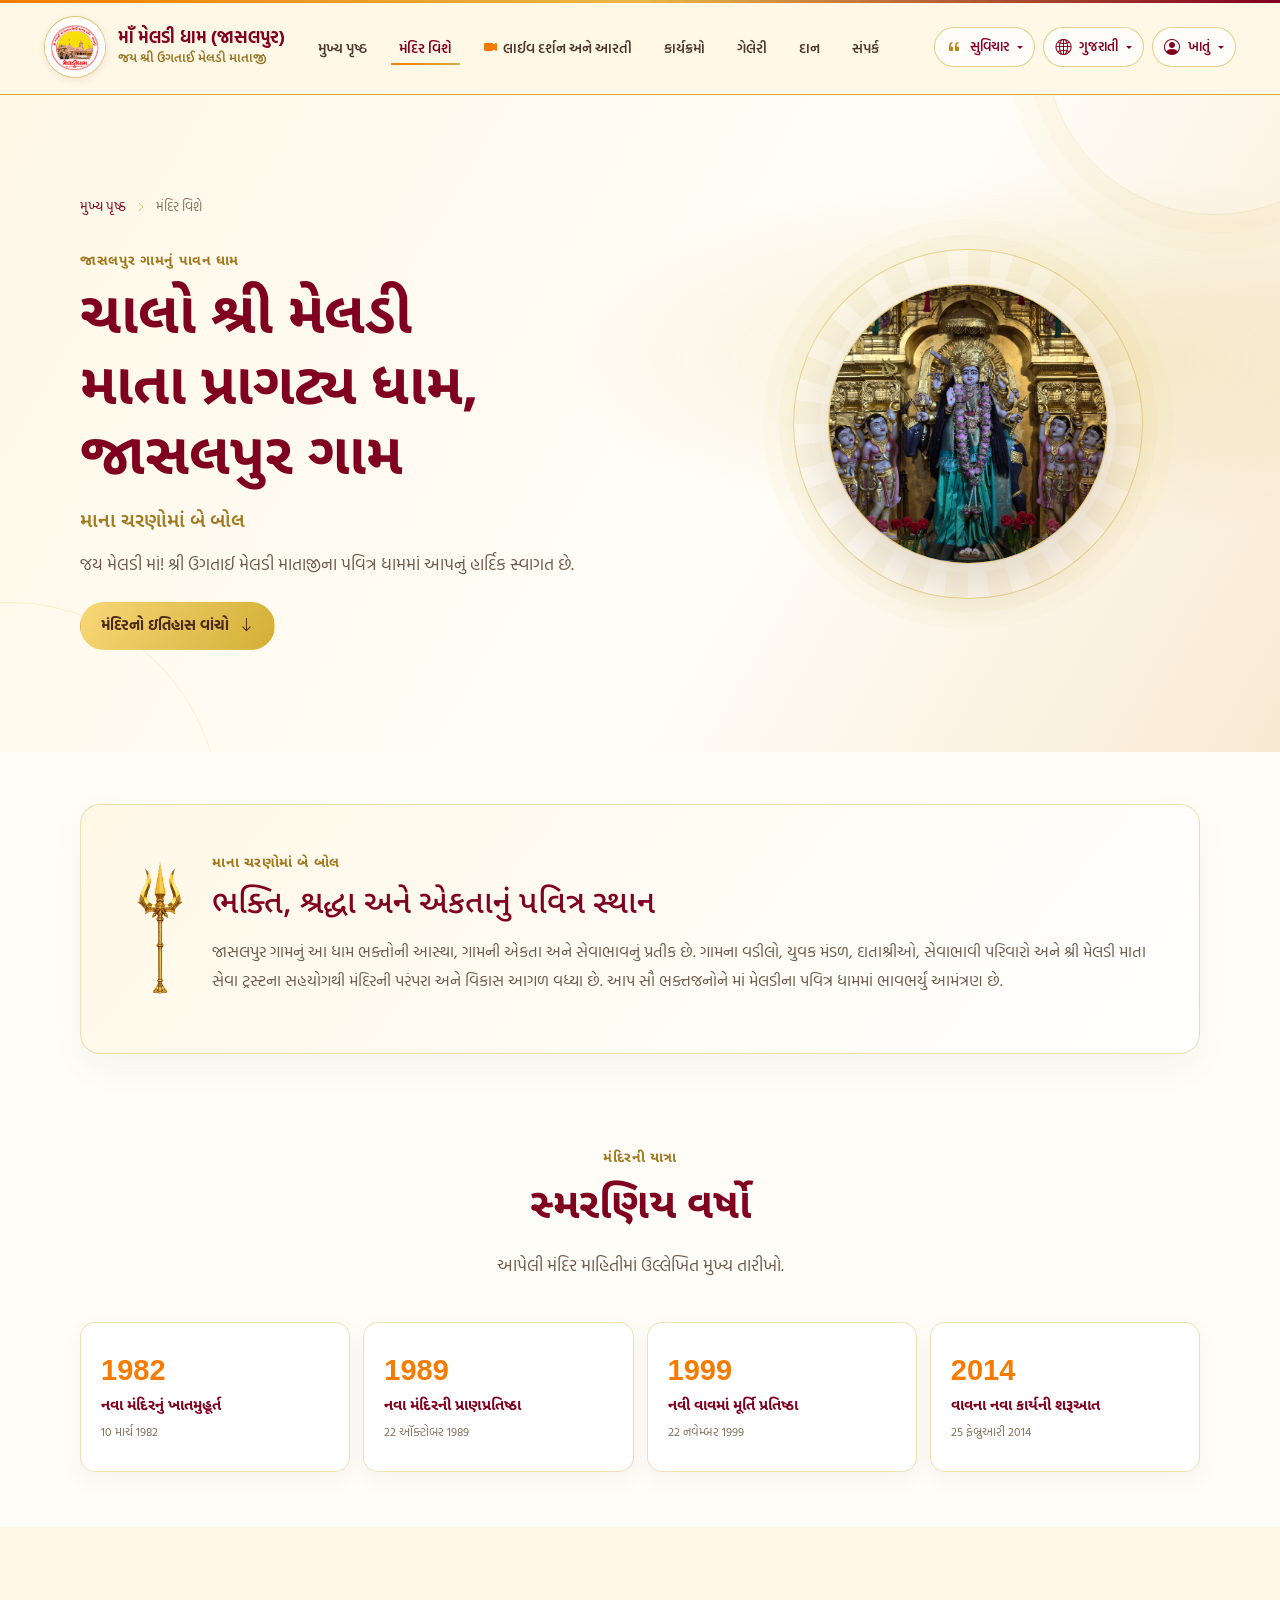
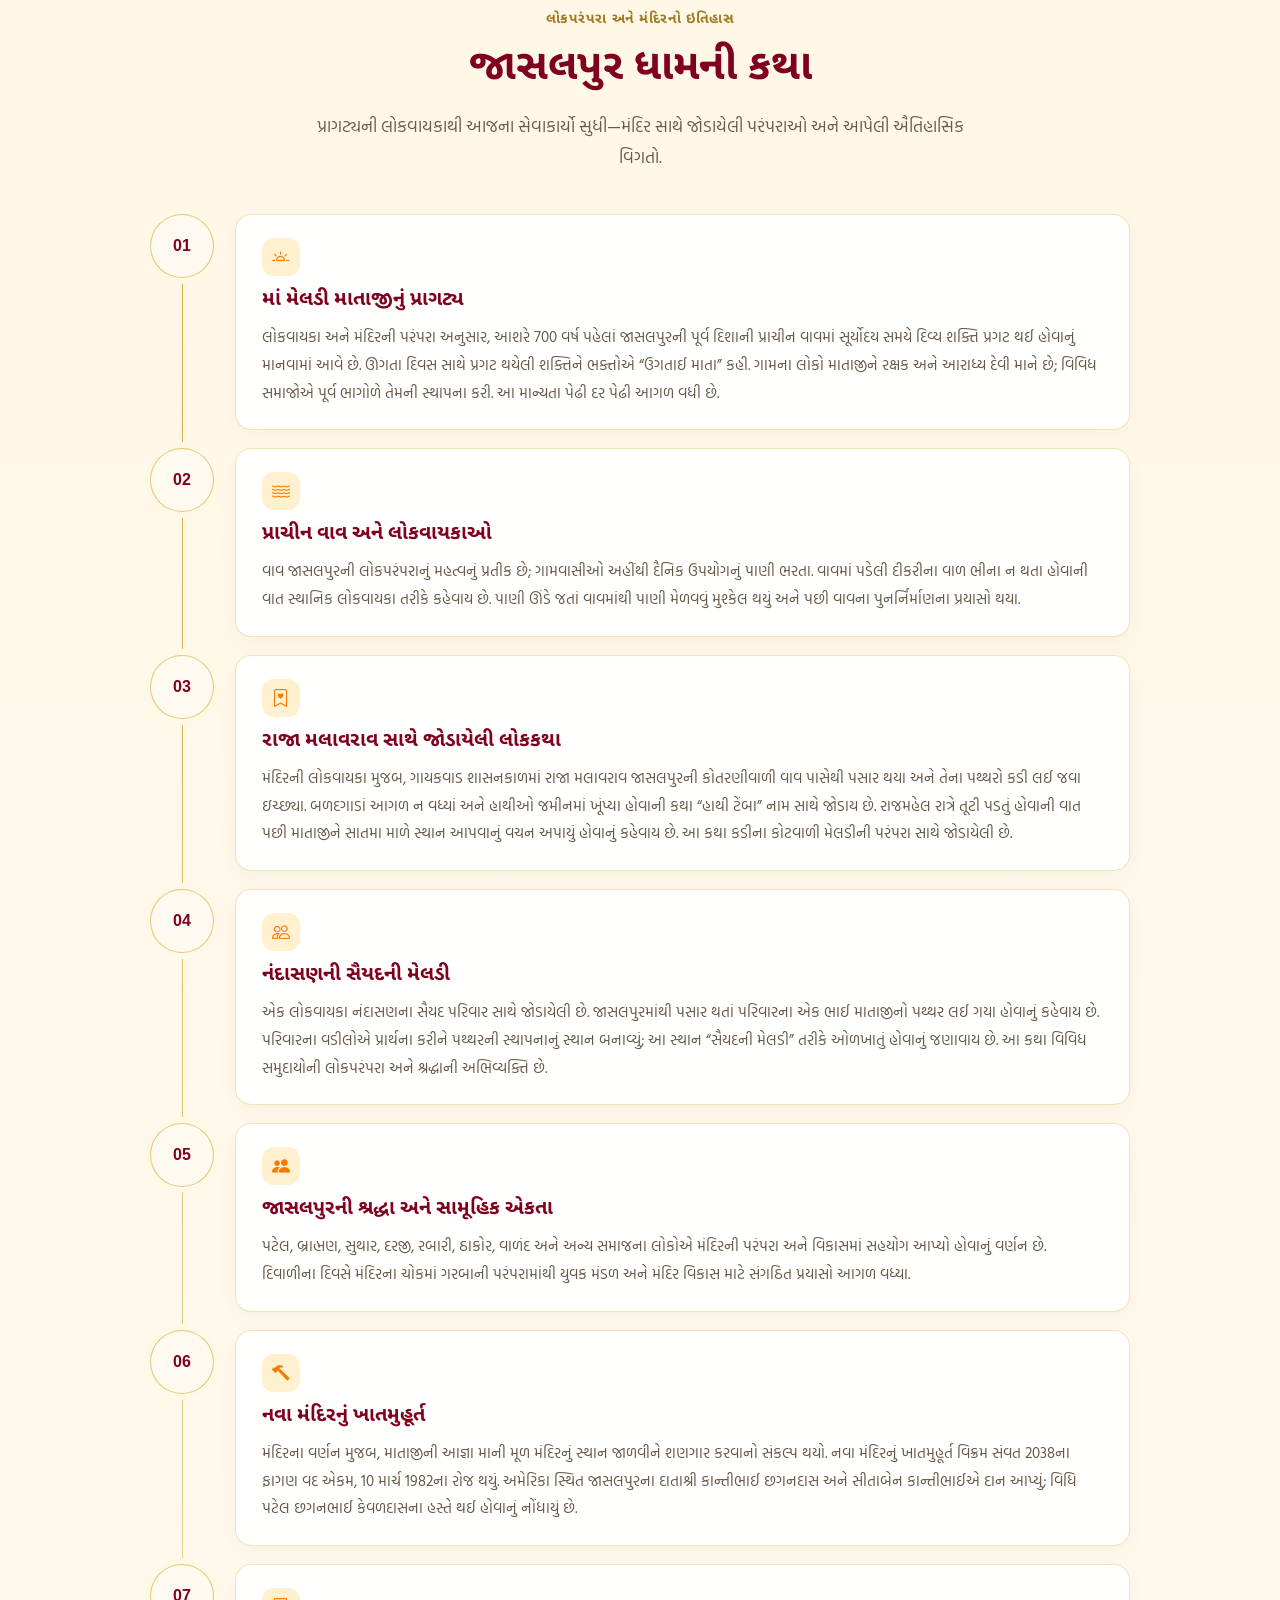
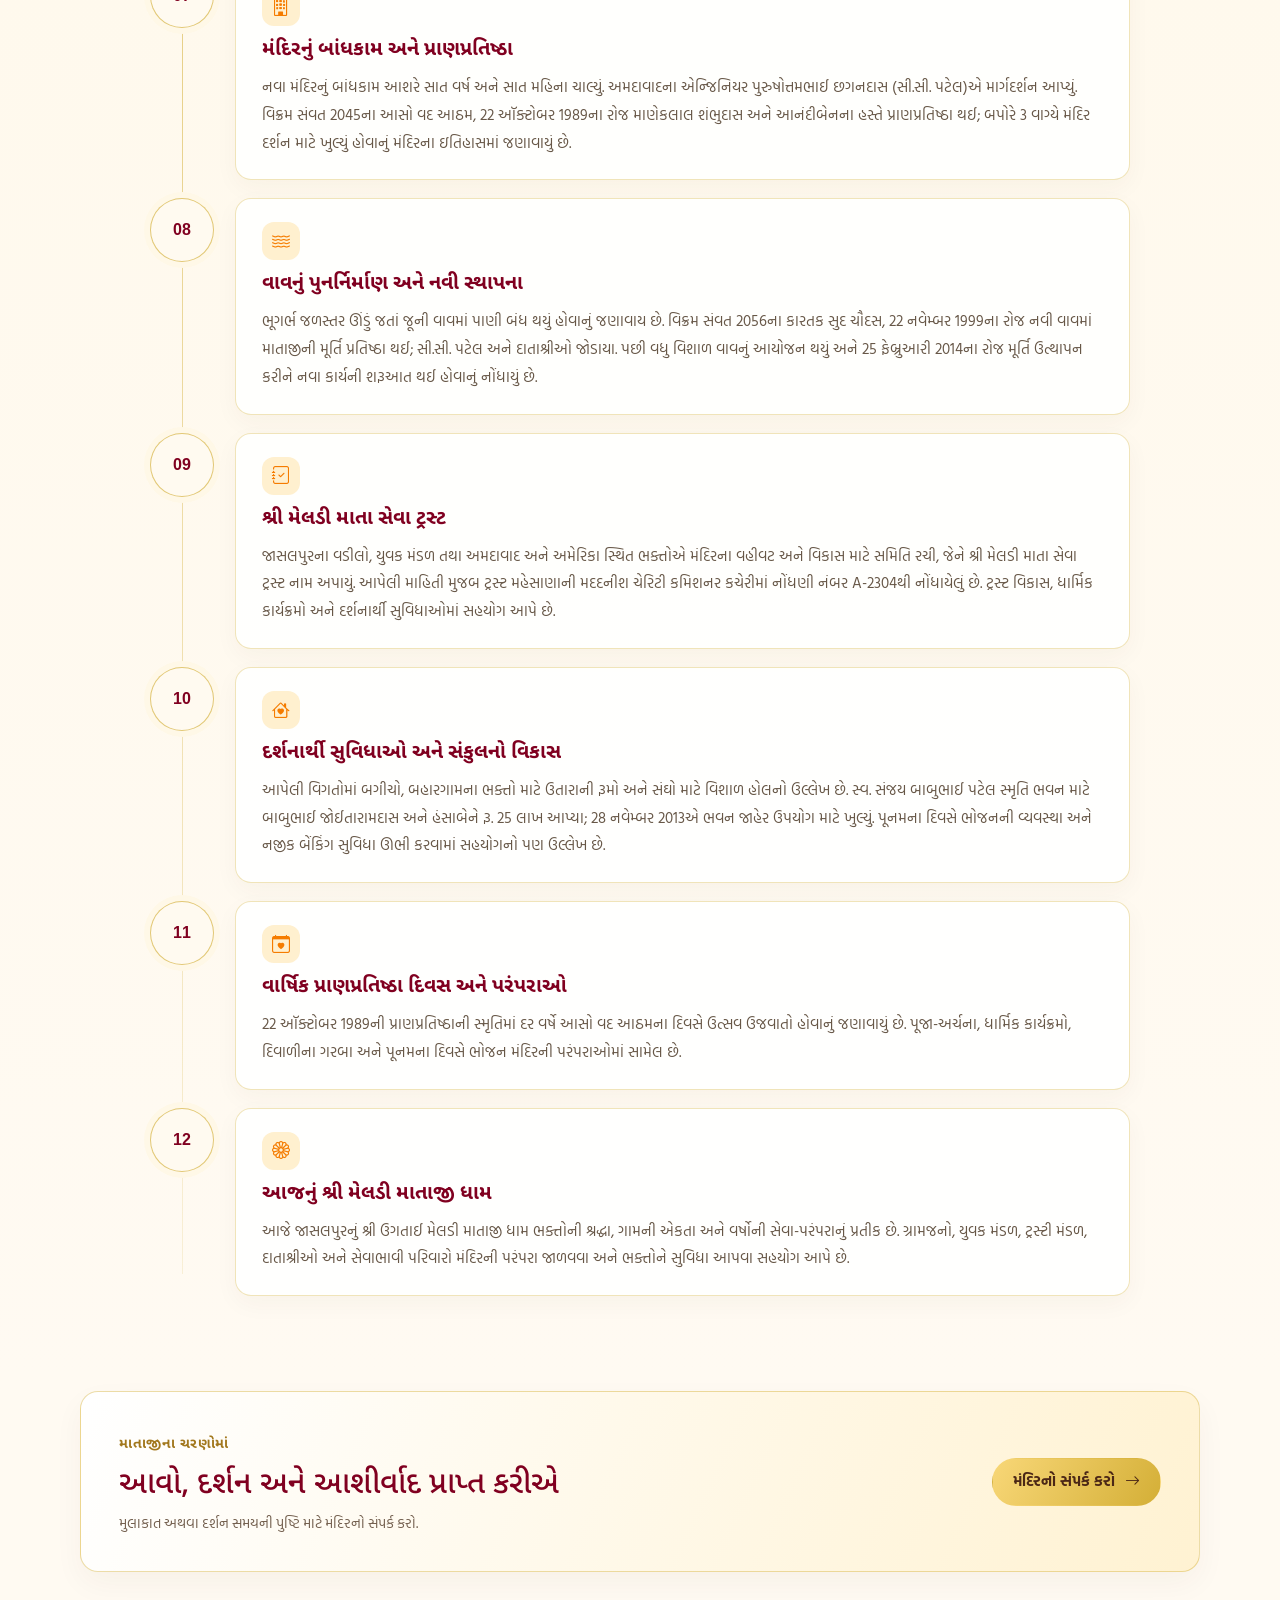
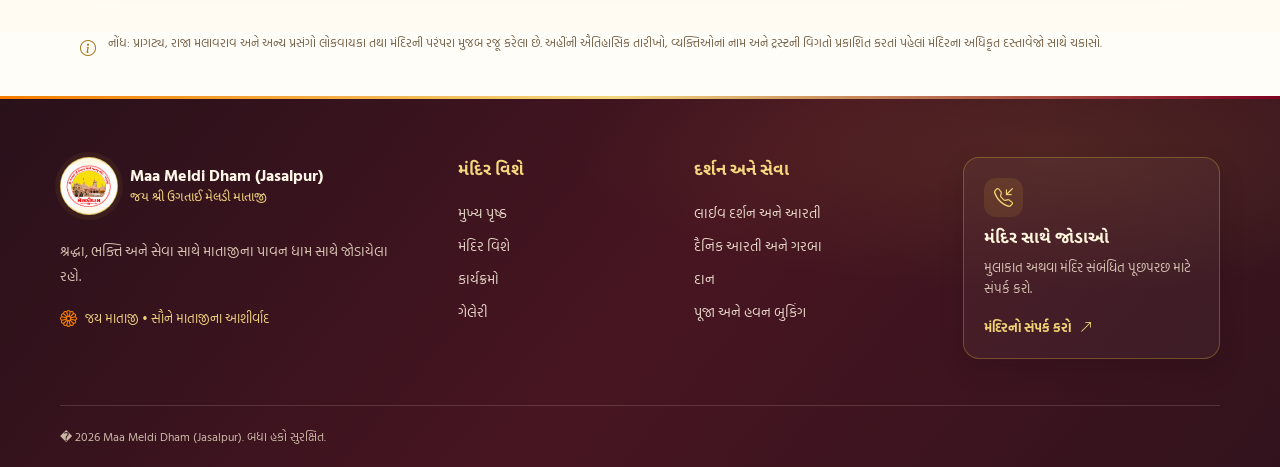
<file: about.html>
﻿<!doctype html>
<html lang="en">
<head>
    <link rel="icon" type="image/png" href="assets/image/logo.png">
<meta charset="utf-8">
  <meta name="viewport" content="width=device-width, initial-scale=1">
  <meta name="theme-color" content="#fff8e7">
  <meta name="description" content="Maa Meldi Dham (Jasalpur)">
  <title>Maa Meldi Dham (Jasalpur)</title>
  <link rel="preconnect" href="https://fonts.googleapis.com">
  <link rel="preconnect" href="https://fonts.gstatic.com" crossorigin>
  <link href="https://fonts.googleapis.com/css2?family=Hind+Vadodara:wght@400;500;600;700&family=Noto+Sans+Gujarati:wght@400;500;600;700&display=swap" rel="stylesheet">
  <link href="https://cdn.jsdelivr.net/npm/bootstrap@5.3.3/dist/css/bootstrap.min.css" rel="stylesheet">
  <link href="https://cdn.jsdelivr.net/npm/bootstrap-icons@1.11.3/font/bootstrap-icons.min.css" rel="stylesheet">
  <link href="css/style.css" rel="stylesheet">
</head>
<body data-page="about">
  <header class="site-header" id="siteHeader">
    <nav class="navbar navbar-expand-xl temple-navbar" aria-label="Main navigation">
      <div class="container-fluid header-shell">
        <a class="brand-lockup" href="index.html" aria-label="જય શ્રી ઉગતાઈ મેલડી માતાજી">
          <span class="brand-mark">
            <img src="assets/image/logo.png" alt="જય શ્રી ઉગતાઈ મેલડી માતાજી" onerror="this.onerror=null;this.src='assets/image/logo.png'">
          </span>
          <span class="brand-copy">
            <span class="brand-name">માઁ મેલડી ધામ (જાસલપુર)</span>
            <span class="brand-subtitle" lang="gu">જય શ્રી ઉગતાઈ મેલડી માતાજી</span>
          </span>
        </a>

        <button class="navbar-toggler menu-toggle" type="button" data-bs-toggle="collapse" data-bs-target="#headerNavigation" aria-controls="headerNavigation" aria-expanded="false" aria-label="Toggle navigation">
          <span class="toggle-lines" aria-hidden="true"><span></span><span></span><span></span></span>
        </button>

        <div class="collapse navbar-collapse" id="headerNavigation">
          <ul class="navbar-nav primary-nav mx-xl-auto">
            <li class="nav-item"><a class="nav-link" href="index.html" data-i18n="navHome">Home</a></li>
            <li class="nav-item"><a class="nav-link" href="about.html" data-i18n="navAbout">About</a></li>
            <li class="nav-item"><a class="nav-link" href="live-darshan.html"><i class="bi bi-camera-video-fill live-icon" aria-hidden="true"></i> <span data-i18n="navLive">Live Darshan &amp; Aarti</span></a></li>
            <li class="nav-item"><a class="nav-link" href="events.html" data-i18n="navEvents">Events</a></li>
            <li class="nav-item"><a class="nav-link" href="gallery.html" data-i18n="navGallery">Gallery</a></li>
            <li class="nav-item"><a class="nav-link" href="donation.html" data-i18n="navDonation">Donation</a></li>
            <li class="nav-item"><a class="nav-link" href="contact.html" data-i18n="navContact">Contact</a></li>
          </ul>

          <div class="header-actions">
            <div class="dropdown thought-dropdown"><button type="button" class="action-button thought-button dropdown-toggle" id="thoughtMenu" data-bs-toggle="dropdown" aria-expanded="false"><i class="bi bi-quote" aria-hidden="true"></i><span data-i18n="thoughtButton">સુવિચાર</span></button><div class="dropdown-menu dropdown-menu-end thought-menu" aria-labelledby="thoughtMenu"><span class="thought-menu-kicker" data-i18n="thoughtKicker">આજનો સુવિચાર</span><p data-i18n="thoughtText">સેવા, શ્રદ્ધા અને સદભાવથી જીવન સુંદર બને છે.</p><span class="thought-menu-blessing" data-i18n="thoughtBlessing">જય માતાજી</span></div></div>
            <div class="dropdown">
              <button type="button" class="action-button language-button dropdown-toggle" id="languageMenu" data-bs-toggle="dropdown" aria-expanded="false" aria-label="Select language">
                <i class="bi bi-globe2" aria-hidden="true"></i><span class="selected-language">ગુજરાતી</span>
              </button>
              <ul class="dropdown-menu dropdown-menu-end temple-menu" aria-labelledby="languageMenu">
                <li><button class="dropdown-item language-option" type="button" data-language="gu" data-label="ગુજરાતી"><span lang="gu">ગુજરાતી</span><i class="bi bi-check2 selected-check" aria-hidden="true"></i></button></li>
                <li><button class="dropdown-item language-option" type="button" data-language="hi" data-label="हिन्दी"><span lang="hi">हिन्दी</span><i class="bi bi-check2 selected-check" aria-hidden="true"></i></button></li>
                <li><button class="dropdown-item language-option" type="button" data-language="en" data-label="English"><span>English</span><i class="bi bi-check2 selected-check" aria-hidden="true"></i></button></li>
              </ul>
            </div>
            <div class="dropdown">
              <button type="button" class="action-button account-button dropdown-toggle" id="accountMenu" data-bs-toggle="dropdown" aria-expanded="false" aria-label="Account menu">
                <i class="bi bi-person-circle" aria-hidden="true"></i><span class="account-label" data-i18n="account">Account</span>
              </button>
              <ul class="dropdown-menu dropdown-menu-end temple-menu account-menu" aria-labelledby="accountMenu">
                <li data-auth="signed-out"><a class="dropdown-item" href="login.html"><i class="bi bi-box-arrow-in-right" aria-hidden="true"></i><span data-i18n="login">Login</span></a></li>
                <li data-auth="signed-in" hidden><a class="dropdown-item" href="profile.html"><i class="bi bi-person" aria-hidden="true"></i><span data-i18n="profile">My Profile</span></a></li>
                <li data-auth="signed-in" hidden><button class="dropdown-item" type="button" data-auth-logout><i class="bi bi-box-arrow-right" aria-hidden="true"></i><span data-i18n="logout">Logout</span></button></li>
              </ul>
            </div>
          </div>
        </div>
      </div>
    </nav>
  </header>

  <main class="about-page" id="pageContent" tabindex="-1">
    <section class="about-hero">
      <div class="section-wrap about-hero-grid">
        <div class="about-hero-copy reveal">
          <div class="about-breadcrumb"><a href="index.html" data-i18n="navHome">????? ?????</a><i class="bi bi-chevron-right" aria-hidden="true"></i><span data-i18n="navAbout">????? ????</span></div>
          <span class="section-eyebrow" data-i18n="aboutKicker">ગુજરાતી हिन्दी ???? ???</span>
          <h1 data-i18n="aboutHeroTitle">???? ???? ????? ???? ગુજરાતી? ???, ગુજરાતી ???</h1>
          <p class="about-hero-subtitle" data-i18n="aboutHeroSubtitle">???? ગુજરાતી ?? ???</p>
          <p class="about-hero-text" data-i18n="aboutWelcome">?? ????? ???! ???? ????? ????? ગુજરાતી? हिन्दी हिन्दी ????? ગુજરાતી हिन्दी ??.</p>
          <a class="button-gold" href="#temple-history"><span data-i18n="aboutExplore">ગુજરાતી हिन्दी ?????</span><i class="bi bi-arrow-down"></i></a>
        </div>
        <div class="about-hero-art reveal"><div class="about-mandala" aria-hidden="true"></div><div class="about-emblem"><img src="assets/image/MaaMeldi%20About%201.jpeg" alt="માઁ મેલડી માતાજી, જાસલપુર"></div></div>
      </div>
    </section>

    <section class="about-welcome-section">
      <div class="section-wrap about-welcome-card reveal"><img class="about-quote-mark" src="assets/image/Trishul.png" alt="" aria-hidden="true" width="70" height="160"><div><span class="section-eyebrow" data-i18n="aboutWelcomeKicker">???? ગુજરાતી ?? ???</span><h2 data-i18n="aboutWelcomeTitle">?????, ગુજરાતી ??? ગુજરાતી हिन्दी ?????</h2><p data-i18n="aboutWelcomeText">ગુજરાતી हिन्दी ? ??? ગુજરાતી ?????, ????? ???? ??? ગુજરાતી??? हिन्दी ??. ????? ?????, ???? ????, ગુજરાતી??, ગુજરાતી? ગુજરાતી ??? ???? ????? ???? ???? ગુજરાતી? ગુજરાતી ગુજરાતી हिन्दी ??? ????? ??? ????? ??. ?? ?? ગુજરાતી?? ??? ગુજરાતી हिन्दी हिन्दी ગુજરાતી?? ગુજરાતી ??.</p></div></div>
    </section>

    <section class="about-milestones-section">
      <div class="section-wrap"><div class="section-heading reveal"><span class="section-eyebrow" data-i18n="aboutTimelineKicker">ગુજરાતી हिन्दी</span><h2 data-i18n="aboutTimelineTitle">ગુજરાતી ?????</h2><p data-i18n="aboutTimelineIntro">????? ????? ગુજરાતી?? ગુજરાતી? ????? हिन्दी.</p></div>
        <div class="about-milestones"><article class="milestone-card reveal"><span>1982</span><strong data-i18n="milestoneGround">??? ગુજરાતી? ગુજરાતી???</strong><small data-i18n="milestoneGroundDate">10 ????? 1982</small></article><article class="milestone-card reveal"><span>1989</span><strong data-i18n="milestoneConsecration">??? ગુજરાતી ગુજરાતીગુજરાતી</strong><small data-i18n="milestoneConsecrationDate">22 ગુજરાતી 1989</small></article><article class="milestone-card reveal"><span>1999</span><strong data-i18n="milestoneVav">??? हिन्दी हिन्दी ગુજરાતી??</strong><small data-i18n="milestoneVavDate">22 ગુજરાતી 1999</small></article><article class="milestone-card reveal"><span>2014</span><strong data-i18n="milestoneRebuild">????? ??? ગુજરાતી ?????</strong><small data-i18n="milestoneRebuildDate">25 ગુજરાતી?? 2014</small></article></div>
      </div>
    </section>

    <section class="about-history-section" id="temple-history">
      <div class="section-wrap"><div class="section-heading reveal"><span class="section-eyebrow" data-i18n="historyKicker">ગુજરાતી?? ??? ગુજરાતી हिन्दी</span><h2 data-i18n="historyTitle">ગુજરાતી ????? ???</h2><p data-i18n="historyIntro">ગુજરાતી??? ગુજરાતી??? ???? ગુજરાતી??? ????�????? ???? ગુજરાતી? ગુજરાતી ??? ????? ગુજરાતી? ?????.</p></div>
        <div class="history-timeline">
          <article class="history-item reveal"><span class="history-index">01</span><div class="history-card"><span class="history-icon"><i class="bi bi-brightness-alt-high"></i></span><h3 data-i18n="history1Heading">??? ????? ગુજરાતી?? ગુજરાતી?</h3><p data-i18n="history1Text">ગુજરાતી? ??? ગુજરાતી हिन्दी हिन्दी, ???? 700 ???? हिन्दी ગુજરાતી?? ????? हिन्दी ગુજરાતી हिन्दी ગુજરાતી? ???? ????? ????? ????? ?? ગુજરાતી ગુજરાતી? ??? ??. ???? ???? ???? ????? ????? ગુજરાતી हिन्दी �????? ????� ???. ????? ???? ગુજરાતી? ????? ??? हिन्दी ???? ???? ??; ????? हिन्दी ????? हिन्दी ????? ગુજરાતી ???. ? ગુજરાતી ???? ?? ???? ??? ??? ??.</p></div></article>
          <article class="history-item reveal"><span class="history-index">02</span><div class="history-card"><span class="history-icon"><i class="bi bi-water"></i></span><h3 data-i18n="history2Heading">ગુજરાતી ??? ??? ગુજરાતી??</h3><p data-i18n="history2Text">??? ગુજરાતી?? ગુજરાતી????? ગુજરાતી? हिन्दी ??; ગુજરાતી? हिन्दी ????? ગુજરાતી? ???? ????. हिन्दी ????? ગુજરાતી ??? ???? ? ??? हिन्दी ??? ગુજરાતી ગુજરાતી? ????? हिन्दी ??. ???? ???? ???? ગુજરાતી? ???? ગુજરાતી ગુજરાતી ???? ??? ??? ????? ગુજરાતીગુજરાતી ગુજરાતી ???.</p></div></article>
          <article class="history-item reveal"><span class="history-index">03</span><div class="history-card"><span class="history-icon"><i class="bi bi-bookmark-heart"></i></span><h3 data-i18n="history3Heading">???? ગુજરાતી ???? ગુજરાતી? हिन्दी</h3><p data-i18n="history3Text">ગુજરાતી ગુજરાતી? ????, ગુજરાતી ગુજરાતી??? ???? ગુજરાતી ગુજરાતી?? ગુજરાતી??? ??? हिन्दी ???? ??? ??? ???? हिन्दी ??? ?? ??? ગુજરાતી. ગુજરાતી? ??? ? हिन्दी ??? ????? ગુજરાતી ગુજરાતી हिन्दी ??? �???? ?????� ??? ???? ????? ??. ગુજરાતી हिन्दी ???? ????? हिन्दी ??? ??? ગુજરાતી? ????? ???? ????? ગુજરાતી ??? हिन्दी ગુજરાતી हिन्दी ??. ? ??? ????? ગુજરાતી ગુજરાતી हिन्दी ???? ગુજરાતી? ??.</p></div></article>
          <article class="history-item reveal"><span class="history-index">04</span><div class="history-card"><span class="history-icon"><i class="bi bi-people"></i></span><h3 data-i18n="history4Heading">ગુજરાતી? हिन्दी ?????</h3><p data-i18n="history4Text">?? ગુજરાતી? ગુજરાતી? ???? हिन्दी ???? ગુજરાતી? ??. ગુજરાતી????? ???? ???? ગુજરાતી? ?? ??? ગુજરાતી? ????? ?? ??? ગુજરાતી हिन्दी ??. ગુજરાતી? हिन्दी ગુજરાતી?? ????? ગુજરાતી ગુજરાતી??? ????? ગુજરાતી?; ? ????? �हिन्दी ?????� ????? ગુજરાતી ગુજરાતી हिन्दी ??. ? ??? ????? ગુજરાતી?? ગુજરાતી?? ??? ગુજરાતી?? ગુજરાતી??? ??.</p></div></article>
          <article class="history-item reveal"><span class="history-index">05</span><div class="history-card"><span class="history-icon"><i class="bi bi-people-fill"></i></span><h3 data-i18n="history5Heading">????? ગુજરાતી ??? ગુજરાતી ????</h3><p data-i18n="history5Text">????, ગુજરાતી?, ?????, ????, ?????, ?????, ????? ??? ???? हिन्दी ????? ગુજરાતી हिन्दी ??? ગુજરાતી? ????? ????? ગુજરાતી ????? ??. ગુજરાતી? ????? ગુજરાતી हिन्दी हिन्दी ગુજરાતી???? ???? ???? ??? ????? ????? ???? हिन्दी ગુજરાતી ??? ?????.</p></div></article>
          <article class="history-item reveal"><span class="history-index">06</span><div class="history-card"><span class="history-icon"><i class="bi bi-hammer"></i></span><h3 data-i18n="history6Heading">??? ગુજરાતી? ગુજરાતી???</h3><p data-i18n="history6Text">ગુજરાતી ????? ????, ગુજરાતી? ????? ???? ??? ગુજરાતી? ????? ગુજરાતી ????? हिन्दी हिन्दी ???. ??? ગુજરાતી? ગુજરાતી??? हिन्दी ???? 2038?? ???? ?? ???, 10 ????? 1982?? ??? ????. ગુજરાતી ????? ગુજરાતી?? ગુજરાતી? ગુજરાતી?? हिन्दी ??? ગુજરાતી ગુજરાતી??? ??? हिन्दी; ???? ???? हिन्दी ગુજરાતી?? ????? ?? ગુજરાતી ગુજરાતી? ??.</p></div></article>
          <article class="history-item reveal"><span class="history-index">07</span><div class="history-card"><span class="history-icon"><i class="bi bi-building"></i></span><h3 data-i18n="history7Heading">????? ગુજરાતી ??? ગુજરાતીગુજરાતી</h3><p data-i18n="history7Text">??? ગુજરાતી? ગુજરાતી ???? ??? ???? ??? ??? ????? ગુજરાતી. ગુજરાતી?? ગુજરાતી?? ગુજરાતીहिन्दी हिन्दी (??.??. ????)? ગુજરાતી??? हिन्दी. हिन्दी ???? 2045?? ??? ?? ???, 22 ગુજરાતી 1989?? ??? ગુજરાતી? ગુજરાતી ??? ગુજરાતી??? ????? ગુજરાતીગુજરાતી ??; ????? 3 हिन्दी ????? ????? ???? ગુજરાતી ગુજરાતી ગુજરાતી ગુજરાતી?? ગુજરાતી? ??.</p></div></article>
          <article class="history-item reveal"><span class="history-index">08</span><div class="history-card"><span class="history-icon"><i class="bi bi-water"></i></span><h3 data-i18n="history8Heading">हिन्दी ગુજરાતી????? ??? ??? ગુજરાતી</h3><p data-i18n="history8Text">हिन्दी हिन्दी ????? ???? ???? हिन्दी ???? ??? ???? ગુજરાતી हिन्दी ??. हिन्दी ???? 2056?? ????? ??? ????, 22 ગુજરાતી 1999?? ??? ??? हिन्दी ગુજરાતી? हिन्दी ગુજરાતી?? ??; ??.??. ???? ??? ગુજરાતી?? हिन्दी. ??? ??? ????? हिन्दी ????? ???? ??? 25 ગુજરાતી?? 2014?? ??? हिन्दी ગુજરાતી ????? ??? ગુજરાતી ????? ?? ગુજરાતી ગુજરાતી? ??.</p></div></article>
          <article class="history-item reveal"><span class="history-index">09</span><div class="history-card"><span class="history-icon"><i class="bi bi-journal-check"></i></span><h3 data-i18n="history9Heading">???? ????? ???? ???? हिन्दी</h3><p data-i18n="history9Text">ગુજરાતી?? ?????, ???? ???? ??? ગુજરાતી ??? ગુજરાતી ????? हिन्दी ગુજરાતી ????? ??? ????? ???? ????? ???, ???? ???? ????? ???? ???? हिन्दी ??? हिन्दी. ????? हिन्दी ???? हिन्दी ગુજરાતી?? हिन्दी हिन्दी हिन्दी ગુજરાતી? हिन्दी ???? A-2304?? ગુજરાતી??? ??. हिन्दी ?????, ગુજરાતી ગુજરાતી??? ??? ગુજરાતી??? ગુજરાતી??? ????? ??? ??.</p></div></article>
          <article class="history-item reveal"><span class="history-index">10</span><div class="history-card"><span class="history-icon"><i class="bi bi-house-heart"></i></span><h3 data-i18n="history10Heading">ગુજરાતી??? ગુજરાતી ??? ????? ?????</h3><p data-i18n="history10Text">????? ગુજરાતી? ?????, ગુજરાતી?? ????? ???? ગુજરાતી ???? ??? ???? ???? ????? ????? हिन्दी ??. ???. ???? ગુજરાતી ???? हिन्दी ??? ???? ગુજરાતી ગુજરાતી???? ??? ગુજરાતી? ??. 25 ??? ?????; 28 ગુજરાતી 2013? ??? ????? ????? ???? ગુજરાતી. हिन्दी ????? हिन्दी ગુજરાતી? ??? ???? ગુજરાતી हिन्दी ??? ગુજરાતી ગુજરાતી ?? हिन्दी ??.</p></div></article>
          <article class="history-item reveal"><span class="history-index">11</span><div class="history-card"><span class="history-icon"><i class="bi bi-calendar-heart"></i></span><h3 data-i18n="history11Heading">ગુજરાતી ગુજરાતીગુજરાતી ??? ગુજરાતી</h3><p data-i18n="history11Text">22 ગુજરાતી 1989?? ગુજરાતીગુજરાતી?? ગુજરાતી?? ?? ????? ??? ?? ????? ????? ????? हिन्दी ગુજરાતી ગુજરાતી? ??. ????-हिन्दी, ગુજરાતી ગુજરાતી???, ગુજરાતી? ???? ??? हिन्दी ????? ???? ગુજરાતી ગુજરાતી??? ????? ??.</p></div></article>
          <article class="history-item reveal"><span class="history-index">12</span><div class="history-card"><span class="history-icon"><i class="bi bi-flower1"></i></span><h3 data-i18n="history12Heading">????? ???? ????? हिन्दी ???</h3><p data-i18n="history12Text">??? ગુજરાતી??? ???? ????? ????? हिन्दी ??? ગુજરાતી ગુજરાતી, ????? ???? ??? ગુજરાતી ????-ગુજરાતી?? हिन्दी ??. ગુજરાતી?, ???? ????, ગુજરાતી ????, ગુજરાતી?? ??? ગુજરાતી? ગુજરાતી ગુજરાતી हिन्दी हिन्दी ??? ગુજરાતી हिन्दी ???? ????? ??? ??.</p></div></article>
        </div>
      </div>
    </section>

    <section class="about-visit-section"><div class="section-wrap about-visit-card reveal"><div><span class="section-eyebrow" data-i18n="aboutVisitKicker">ગુજરાતી? ગુજરાતી</span><h2 data-i18n="aboutVisitTitle">???, ????? ??? ગુજરાતી? ગુજરાતી ????</h2><p data-i18n="aboutVisitText">ગુજરાતી ???? ????? ????? हिन्दी ???? ગુજરાતી हिन्दी ???.</p></div><a class="button-gold" href="contact.html"><span data-i18n="contactTemple">ગુજરાતી हिन्दी ???</span><i class="bi bi-arrow-right"></i></a></div></section>

    <aside class="section-wrap about-source-note"><i class="bi bi-info-circle" aria-hidden="true"></i><p data-i18n="aboutSourceNote">????: ગુજરાતી?, ???? ગુજરાતી ??? ???? ગુજરાતી ગુજરાતી? ??? ગુજરાતી हिन्दी ???? ??? ????? ??. हिन्दी ગુજરાતી? हिन्दी, ગુજરાતી???? ??? ??? ગુજરાતી? ????? ગુજરાતી? ????? हिन्दी ગુજરાતી हिन्दी ગુજરાતી?? ???? ?????.</p></aside>
  </main>

  <footer class="home-footer">
    <div class="footer-top-rule"></div>
    <div class="section-wrap footer-shell">
      <div class="footer-grid">
        <div class="footer-brand-block">
          <a class="footer-logo" href="index.html" aria-label="જય શ્રી ઉગતાઈ મેલડી માતાજી">
            <span class="footer-logo-mark"><img src="assets/image/logo.png" alt="જય શ્રી ઉગતાઈ મેલડી માતાજી" width="62" height="62" loading="lazy"></span>
            <span class="footer-logo-copy"><strong>Maa Meldi Dham (Jasalpur)</strong><small data-i18n="templeSubtitle">?? ???? ????? ????? हिन्दी</small></span>
          </a>
          <p class="footer-about" data-i18n="footerAbout">ગુજરાતી, ????? ??? ???? ???? ગુજરાતી? ???? ??? ???? ગુજરાતી? ???.</p>
          <div class="footer-blessing"><i class="bi bi-flower1" aria-hidden="true"></i><span data-i18n="footerBlessing">?? हिन्दी � ???? ગુજરાતી? ગુજરાતી?</span></div>
        </div>
        <div class="footer-column">
          <h2 data-i18n="footerExplore">????? ????</h2>
          <a href="index.html" data-i18n="navHome">????? ?????</a>
          <a href="about.html" data-i18n="navAbout">????? ????</a>
          <a href="events.html" data-i18n="navEvents">ગુજરાતી???</a>
          <a href="gallery.html" data-i18n="navGallery">हिन्दी</a>
        </div>
        <div class="footer-column">
          <h2 data-i18n="footerSeva">????? ??? ????</h2>
          <a href="live-darshan.html" data-i18n="navLive">???? ????? ??? ????</a>
          <a href="#aarti" data-i18n="aartiTitle">????? ???? ??? ???</a>
          <a href="donation.html" data-i18n="navDonation">???</a>
          <a href="#booking" data-i18n="bookingTitle">???? ??? ??? हिन्दी</a>
        </div>
        <div class="footer-contact-card">
          <span class="footer-contact-icon"><i class="bi bi-telephone-inbound" aria-hidden="true"></i></span>
          <h2 data-i18n="footerContactTitle">????? ???? ?????</h2>
          <p data-i18n="footerContactText">ગુજરાતી ???? ????? ગુજરાતી हिन्दी ???? हिन्दी ???.</p>
          <a class="footer-contact-link" href="contact.html"><span data-i18n="contactTemple">ગુજરાતી हिन्दी ???</span><i class="bi bi-arrow-up-right" aria-hidden="true"></i></a>
        </div>
      </div>
      <div class="footer-bottom">
        <span>� <span id="currentYear">2026</span> Maa Meldi Dham (Jasalpur). <span data-i18n="footerRights">??? ??? ગુજરાતી?.</span></span>
      </div>
    </div>
  </footer>
  <button class="back-to-top" id="backToTop" type="button" aria-label="ગુજરાતી ??? ?? ???? ???" data-i18n-aria="backToTopAria">
    <span class="backtop-progress" aria-hidden="true">
      <svg viewBox="0 0 40 40" focusable="false"><circle class="progress-track" cx="20" cy="20" r="17"></circle><circle class="progress-value" cx="20" cy="20" r="17"></circle></svg>
      <i class="bi bi-arrow-up"></i>
    </span>
    
  </button>
  <script src="https://cdn.jsdelivr.net/npm/bootstrap@5.3.3/dist/js/bootstrap.bundle.min.js"></script>
  <script src="js/translations.js"></script>
  <script src="js/script.js"></script>
</body>
</html>
</file>
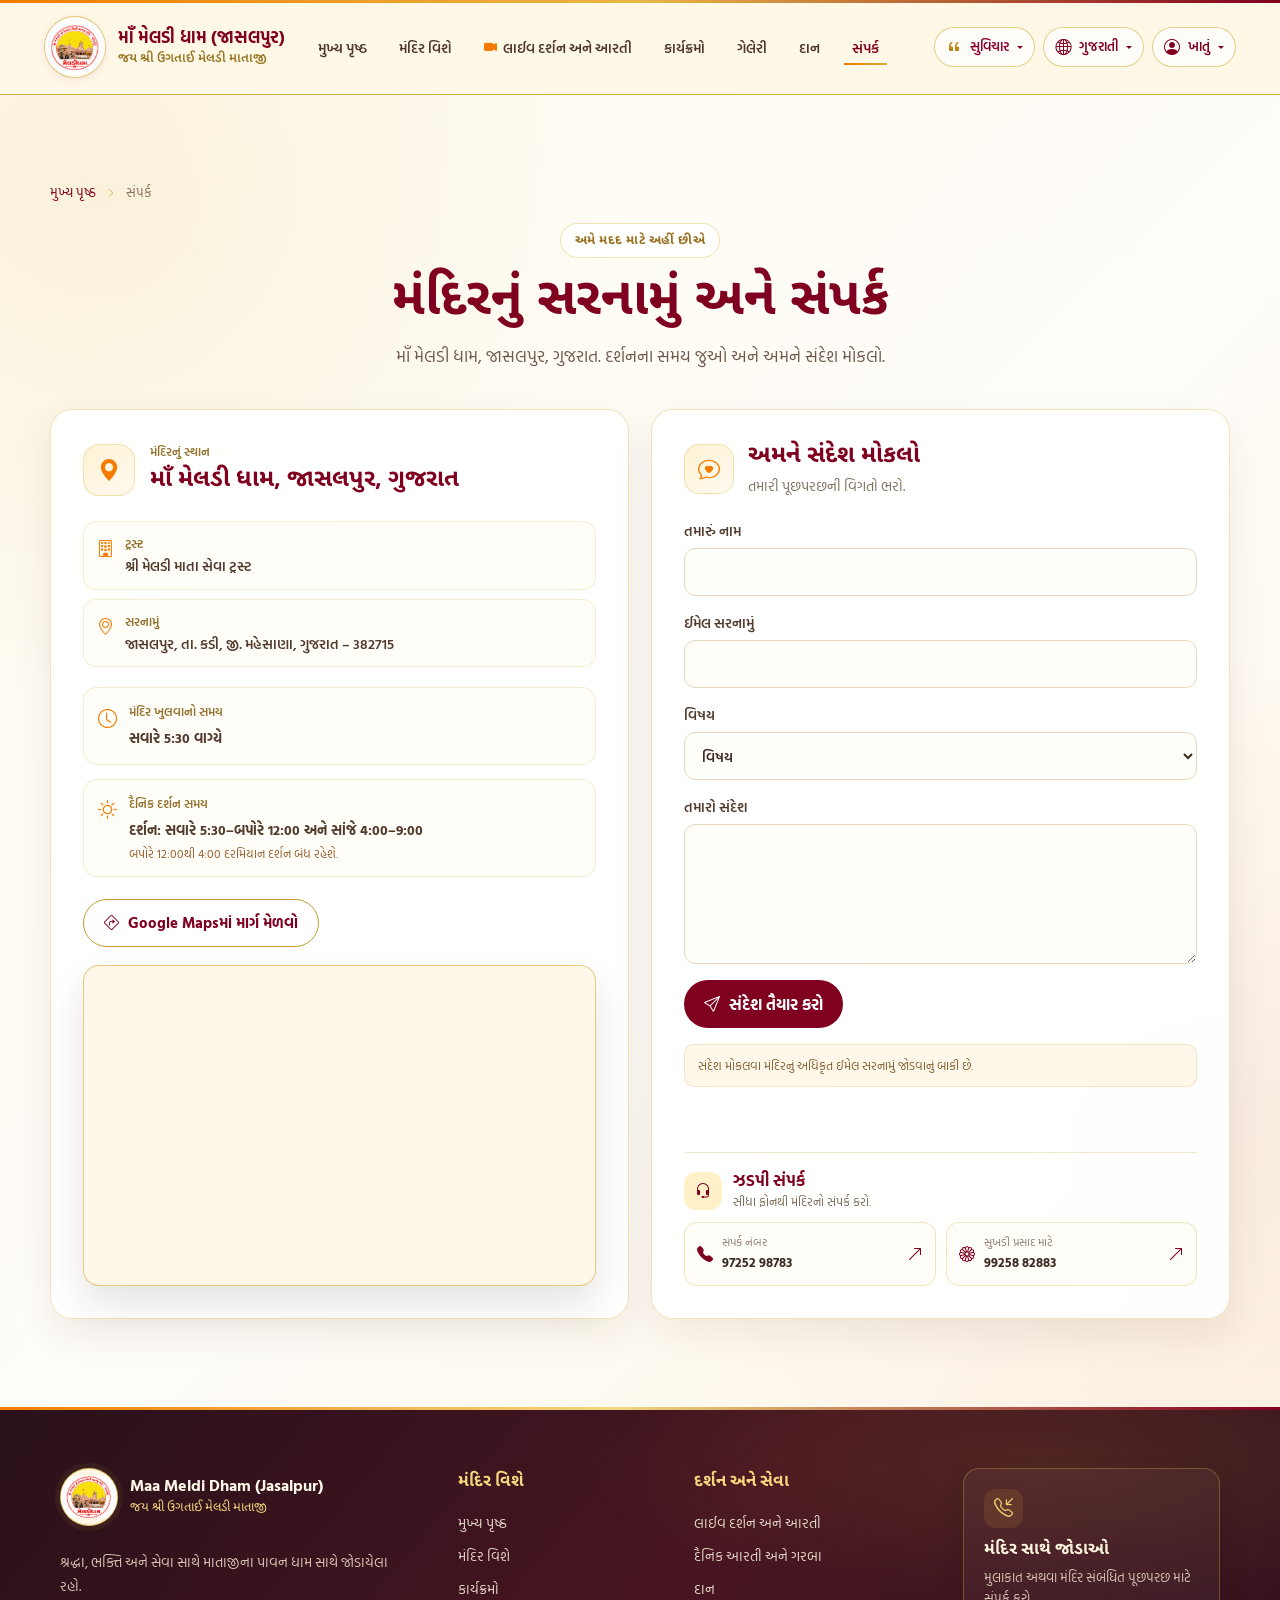
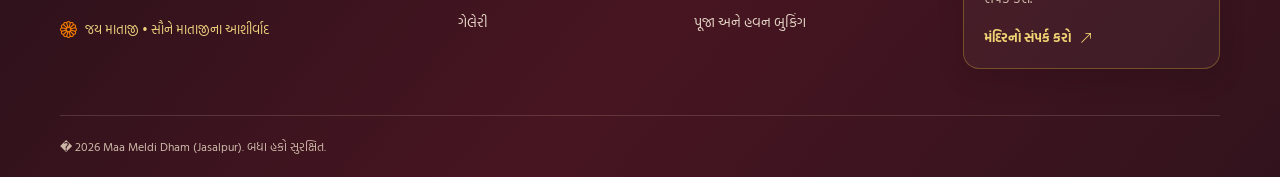
<file: contact.html>
﻿<!doctype html>
<html lang="en">
<head>
    <link rel="icon" type="image/png" href="assets/image/logo.png">
<meta charset="utf-8">
  <meta name="viewport" content="width=device-width, initial-scale=1">
  <meta name="theme-color" content="#fff8e7">
  <meta name="description" content="Maa Meldi Dham (Jasalpur)">
  <title>Maa Meldi Dham (Jasalpur)</title>
  <link rel="preconnect" href="https://fonts.googleapis.com">
  <link rel="preconnect" href="https://fonts.gstatic.com" crossorigin>
  <link href="https://fonts.googleapis.com/css2?family=Hind+Vadodara:wght@400;500;600;700&family=Noto+Sans+Gujarati:wght@400;500;600;700&display=swap" rel="stylesheet">
  <link href="https://cdn.jsdelivr.net/npm/bootstrap@5.3.3/dist/css/bootstrap.min.css" rel="stylesheet">
  <link href="https://cdn.jsdelivr.net/npm/bootstrap-icons@1.11.3/font/bootstrap-icons.min.css" rel="stylesheet">
  <link href="css/style.css" rel="stylesheet">
</head>
<body data-page="contact">
  <header class="site-header" id="siteHeader">
    <nav class="navbar navbar-expand-xl temple-navbar" aria-label="Main navigation">
      <div class="container-fluid header-shell">
        <a class="brand-lockup" href="index.html" aria-label="જય શ્રી ઉગતાઈ મેલડી માતાજી">
          <span class="brand-mark">
            <img src="assets/image/logo.png" alt="જય શ્રી ઉગતાઈ મેલડી માતાજી" onerror="this.onerror=null;this.src='assets/image/logo.png'">
          </span>
          <span class="brand-copy">
            <span class="brand-name">માઁ મેલડી ધામ (જાસલપુર)</span>
            <span class="brand-subtitle" lang="gu">જય શ્રી ઉગતાઈ મેલડી માતાજી</span>
          </span>
        </a>

        <button class="navbar-toggler menu-toggle" type="button" data-bs-toggle="collapse" data-bs-target="#headerNavigation" aria-controls="headerNavigation" aria-expanded="false" aria-label="Toggle navigation">
          <span class="toggle-lines" aria-hidden="true"><span></span><span></span><span></span></span>
        </button>

        <div class="collapse navbar-collapse" id="headerNavigation">
          <ul class="navbar-nav primary-nav mx-xl-auto">
            <li class="nav-item"><a class="nav-link" href="index.html" data-i18n="navHome">Home</a></li>
            <li class="nav-item"><a class="nav-link" href="about.html" data-i18n="navAbout">About</a></li>
            <li class="nav-item"><a class="nav-link" href="live-darshan.html"><i class="bi bi-camera-video-fill live-icon" aria-hidden="true"></i> <span data-i18n="navLive">Live Darshan &amp; Aarti</span></a></li>
            <li class="nav-item"><a class="nav-link" href="events.html" data-i18n="navEvents">Events</a></li>
            <li class="nav-item"><a class="nav-link" href="gallery.html" data-i18n="navGallery">Gallery</a></li>
            <li class="nav-item"><a class="nav-link" href="donation.html" data-i18n="navDonation">Donation</a></li>
            <li class="nav-item"><a class="nav-link" href="contact.html" data-i18n="navContact">Contact</a></li>
          </ul>

          <div class="header-actions">
            <div class="dropdown thought-dropdown"><button type="button" class="action-button thought-button dropdown-toggle" id="thoughtMenu" data-bs-toggle="dropdown" aria-expanded="false"><i class="bi bi-quote" aria-hidden="true"></i><span data-i18n="thoughtButton">સુવિચાર</span></button><div class="dropdown-menu dropdown-menu-end thought-menu" aria-labelledby="thoughtMenu"><span class="thought-menu-kicker" data-i18n="thoughtKicker">આજનો સુવિચાર</span><p data-i18n="thoughtText">સેવા, શ્રદ્ધા અને સદભાવથી જીવન સુંદર બને છે.</p><span class="thought-menu-blessing" data-i18n="thoughtBlessing">જય માતાજી</span></div></div>
            <div class="dropdown">
              <button type="button" class="action-button language-button dropdown-toggle" id="languageMenu" data-bs-toggle="dropdown" aria-expanded="false" aria-label="Select language">
                <i class="bi bi-globe2" aria-hidden="true"></i><span class="selected-language">ગુજરાતી</span>
              </button>
              <ul class="dropdown-menu dropdown-menu-end temple-menu" aria-labelledby="languageMenu">
                <li><button class="dropdown-item language-option" type="button" data-language="gu" data-label="ગુજરાતી"><span lang="gu">ગુજરાતી</span><i class="bi bi-check2 selected-check" aria-hidden="true"></i></button></li>
                <li><button class="dropdown-item language-option" type="button" data-language="hi" data-label="हिन्दी"><span lang="hi">हिन्दी</span><i class="bi bi-check2 selected-check" aria-hidden="true"></i></button></li>
                <li><button class="dropdown-item language-option" type="button" data-language="en" data-label="English"><span>English</span><i class="bi bi-check2 selected-check" aria-hidden="true"></i></button></li>
              </ul>
            </div>
            <div class="dropdown">
              <button type="button" class="action-button account-button dropdown-toggle" id="accountMenu" data-bs-toggle="dropdown" aria-expanded="false" aria-label="Account menu">
                <i class="bi bi-person-circle" aria-hidden="true"></i><span class="account-label" data-i18n="account">Account</span>
              </button>
              <ul class="dropdown-menu dropdown-menu-end temple-menu account-menu" aria-labelledby="accountMenu">
                <li data-auth="signed-out"><a class="dropdown-item" href="login.html"><i class="bi bi-box-arrow-in-right" aria-hidden="true"></i><span data-i18n="login">Login</span></a></li>
                <li data-auth="signed-in" hidden><a class="dropdown-item" href="profile.html"><i class="bi bi-person" aria-hidden="true"></i><span data-i18n="profile">My Profile</span></a></li>
                <li data-auth="signed-in" hidden><button class="dropdown-item" type="button" data-auth-logout><i class="bi bi-box-arrow-right" aria-hidden="true"></i><span data-i18n="logout">Logout</span></button></li>
              </ul>
            </div>
          </div>
        </div>
      </div>
    </nav>
  </header>

  <main class="page-content" id="pageContent" tabindex="-1"></main>

  <footer class="home-footer">
    <div class="footer-top-rule"></div>
    <div class="section-wrap footer-shell">
      <div class="footer-grid">
        <div class="footer-brand-block">
          <a class="footer-logo" href="index.html" aria-label="જય શ્રી ઉગતાઈ મેલડી માતાજી">
            <span class="footer-logo-mark"><img src="assets/image/logo.png" alt="જય શ્રી ઉગતાઈ મેલડી માતાજી" width="62" height="62" loading="lazy"></span>
            <span class="footer-logo-copy"><strong>Maa Meldi Dham (Jasalpur)</strong><small data-i18n="templeSubtitle">?? ???? ????? ????? हिन्दी</small></span>
          </a>
          <p class="footer-about" data-i18n="footerAbout">ગુજરાતી, ????? ??? ???? ???? ગુજરાતી? ???? ??? ???? ગુજરાતી? ???.</p>
          <div class="footer-blessing"><i class="bi bi-flower1" aria-hidden="true"></i><span data-i18n="footerBlessing">?? हिन्दी � ???? ગુજરાતી? ગુજરાતી?</span></div>
        </div>
        <div class="footer-column">
          <h2 data-i18n="footerExplore">????? ????</h2>
          <a href="index.html" data-i18n="navHome">????? ?????</a>
          <a href="about.html" data-i18n="navAbout">????? ????</a>
          <a href="events.html" data-i18n="navEvents">ગુજરાતી???</a>
          <a href="gallery.html" data-i18n="navGallery">हिन्दी</a>
        </div>
        <div class="footer-column">
          <h2 data-i18n="footerSeva">????? ??? ????</h2>
          <a href="live-darshan.html" data-i18n="navLive">???? ????? ??? ????</a>
          <a href="#aarti" data-i18n="aartiTitle">????? ???? ??? ???</a>
          <a href="donation.html" data-i18n="navDonation">???</a>
          <a href="#booking" data-i18n="bookingTitle">???? ??? ??? हिन्दी</a>
        </div>
        <div class="footer-contact-card">
          <span class="footer-contact-icon"><i class="bi bi-telephone-inbound" aria-hidden="true"></i></span>
          <h2 data-i18n="footerContactTitle">????? ???? ?????</h2>
          <p data-i18n="footerContactText">ગુજરાતી ???? ????? ગુજરાતી हिन्दी ???? हिन्दी ???.</p>
          <a class="footer-contact-link" href="contact.html"><span data-i18n="contactTemple">ગુજરાતી हिन्दी ???</span><i class="bi bi-arrow-up-right" aria-hidden="true"></i></a>
        </div>
      </div>
      <div class="footer-bottom">
        <span>� <span id="currentYear">2026</span> Maa Meldi Dham (Jasalpur). <span data-i18n="footerRights">??? ??? ગુજરાતી?.</span></span>
      </div>
    </div>
  </footer>
  <button class="back-to-top" id="backToTop" type="button" aria-label="ગુજરાતી ??? ?? ???? ???" data-i18n-aria="backToTopAria">
    <span class="backtop-progress" aria-hidden="true">
      <svg viewBox="0 0 40 40" focusable="false"><circle class="progress-track" cx="20" cy="20" r="17"></circle><circle class="progress-value" cx="20" cy="20" r="17"></circle></svg>
      <i class="bi bi-arrow-up"></i>
    </span>
    
  </button>
  <script src="https://cdn.jsdelivr.net/npm/bootstrap@5.3.3/dist/js/bootstrap.bundle.min.js"></script>
  <script src="js/translations.js"></script>
  <script src="js/script.js"></script>
</body>
</html>
</file>
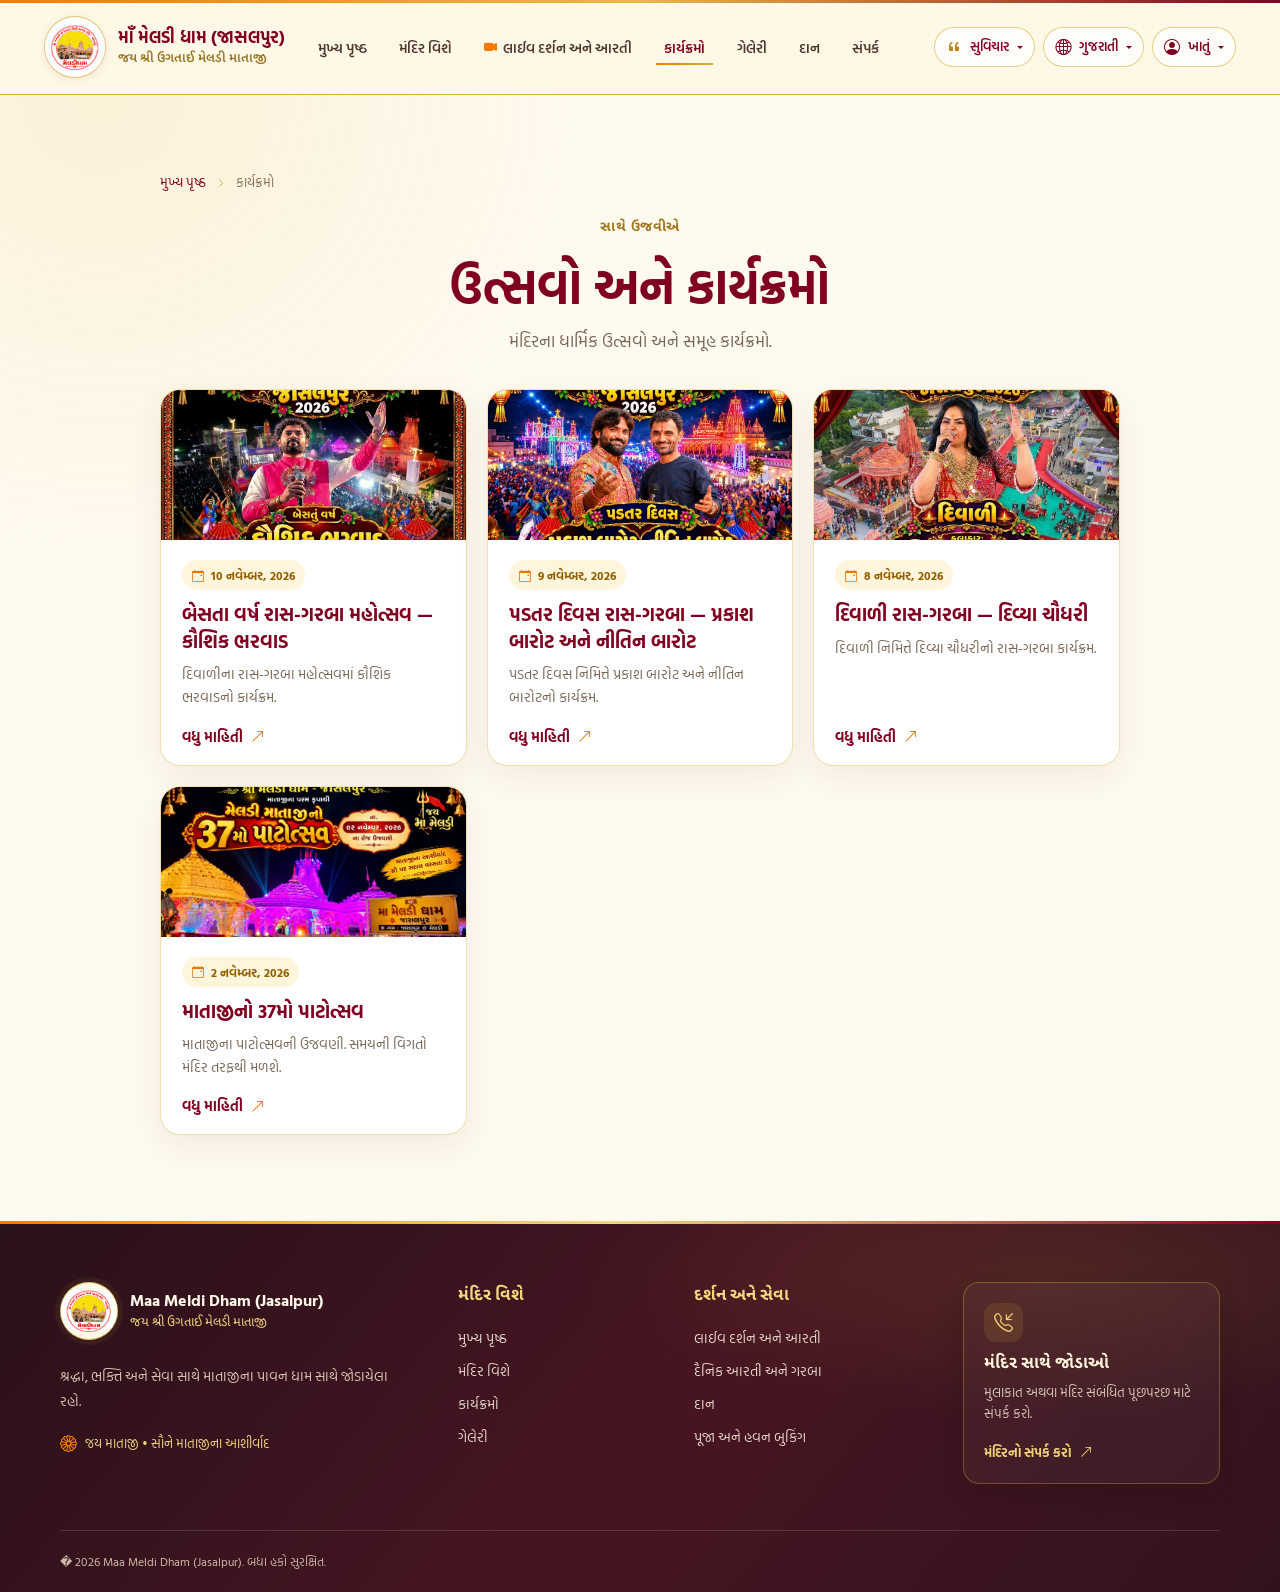
<file: events.html>
﻿<!doctype html>
<html lang="en">
<head>
    <link rel="icon" type="image/png" href="assets/image/logo.png">
<meta charset="utf-8">
  <meta name="viewport" content="width=device-width, initial-scale=1">
  <meta name="theme-color" content="#fff8e7">
  <meta name="description" content="Maa Meldi Dham (Jasalpur)">
  <title>Maa Meldi Dham (Jasalpur)</title>
  <link rel="preconnect" href="https://fonts.googleapis.com">
  <link rel="preconnect" href="https://fonts.gstatic.com" crossorigin>
  <link href="https://fonts.googleapis.com/css2?family=Hind+Vadodara:wght@400;500;600;700&family=Noto+Sans+Gujarati:wght@400;500;600;700&display=swap" rel="stylesheet">
  <link href="https://cdn.jsdelivr.net/npm/bootstrap@5.3.3/dist/css/bootstrap.min.css" rel="stylesheet">
  <link href="https://cdn.jsdelivr.net/npm/bootstrap-icons@1.11.3/font/bootstrap-icons.min.css" rel="stylesheet">
  <link href="css/style.css" rel="stylesheet">
</head>
<body data-page="events">
  <header class="site-header" id="siteHeader">
    <nav class="navbar navbar-expand-xl temple-navbar" aria-label="Main navigation">
      <div class="container-fluid header-shell">
        <a class="brand-lockup" href="index.html" aria-label="જય શ્રી ઉગતાઈ મેલડી માતાજી">
          <span class="brand-mark">
            <img src="assets/image/logo.png" alt="જય શ્રી ઉગતાઈ મેલડી માતાજી" onerror="this.onerror=null;this.src='assets/image/logo.png'">
          </span>
          <span class="brand-copy">
            <span class="brand-name">માઁ મેલડી ધામ (જાસલપુર)</span>
            <span class="brand-subtitle" lang="gu">જય શ્રી ઉગતાઈ મેલડી માતાજી</span>
          </span>
        </a>

        <button class="navbar-toggler menu-toggle" type="button" data-bs-toggle="collapse" data-bs-target="#headerNavigation" aria-controls="headerNavigation" aria-expanded="false" aria-label="Toggle navigation">
          <span class="toggle-lines" aria-hidden="true"><span></span><span></span><span></span></span>
        </button>

        <div class="collapse navbar-collapse" id="headerNavigation">
          <ul class="navbar-nav primary-nav mx-xl-auto">
            <li class="nav-item"><a class="nav-link" href="index.html" data-i18n="navHome">Home</a></li>
            <li class="nav-item"><a class="nav-link" href="about.html" data-i18n="navAbout">About</a></li>
            <li class="nav-item"><a class="nav-link" href="live-darshan.html"><i class="bi bi-camera-video-fill live-icon" aria-hidden="true"></i> <span data-i18n="navLive">Live Darshan &amp; Aarti</span></a></li>
            <li class="nav-item"><a class="nav-link" href="events.html" data-i18n="navEvents">Events</a></li>
            <li class="nav-item"><a class="nav-link" href="gallery.html" data-i18n="navGallery">Gallery</a></li>
            <li class="nav-item"><a class="nav-link" href="donation.html" data-i18n="navDonation">Donation</a></li>
            <li class="nav-item"><a class="nav-link" href="contact.html" data-i18n="navContact">Contact</a></li>
          </ul>

          <div class="header-actions">
            <div class="dropdown thought-dropdown"><button type="button" class="action-button thought-button dropdown-toggle" id="thoughtMenu" data-bs-toggle="dropdown" aria-expanded="false"><i class="bi bi-quote" aria-hidden="true"></i><span data-i18n="thoughtButton">સુવિચાર</span></button><div class="dropdown-menu dropdown-menu-end thought-menu" aria-labelledby="thoughtMenu"><span class="thought-menu-kicker" data-i18n="thoughtKicker">આજનો સુવિચાર</span><p data-i18n="thoughtText">સેવા, શ્રદ્ધા અને સદભાવથી જીવન સુંદર બને છે.</p><span class="thought-menu-blessing" data-i18n="thoughtBlessing">જય માતાજી</span></div></div>
            <div class="dropdown">
              <button type="button" class="action-button language-button dropdown-toggle" id="languageMenu" data-bs-toggle="dropdown" aria-expanded="false" aria-label="Select language">
                <i class="bi bi-globe2" aria-hidden="true"></i><span class="selected-language">ગુજરાતી</span>
              </button>
              <ul class="dropdown-menu dropdown-menu-end temple-menu" aria-labelledby="languageMenu">
                <li><button class="dropdown-item language-option" type="button" data-language="gu" data-label="ગુજરાતી"><span lang="gu">ગુજરાતી</span><i class="bi bi-check2 selected-check" aria-hidden="true"></i></button></li>
                <li><button class="dropdown-item language-option" type="button" data-language="hi" data-label="हिन्दी"><span lang="hi">हिन्दी</span><i class="bi bi-check2 selected-check" aria-hidden="true"></i></button></li>
                <li><button class="dropdown-item language-option" type="button" data-language="en" data-label="English"><span>English</span><i class="bi bi-check2 selected-check" aria-hidden="true"></i></button></li>
              </ul>
            </div>
            <div class="dropdown">
              <button type="button" class="action-button account-button dropdown-toggle" id="accountMenu" data-bs-toggle="dropdown" aria-expanded="false" aria-label="Account menu">
                <i class="bi bi-person-circle" aria-hidden="true"></i><span class="account-label" data-i18n="account">Account</span>
              </button>
              <ul class="dropdown-menu dropdown-menu-end temple-menu account-menu" aria-labelledby="accountMenu">
                <li data-auth="signed-out"><a class="dropdown-item" href="login.html"><i class="bi bi-box-arrow-in-right" aria-hidden="true"></i><span data-i18n="login">Login</span></a></li>
                <li data-auth="signed-in" hidden><a class="dropdown-item" href="profile.html"><i class="bi bi-person" aria-hidden="true"></i><span data-i18n="profile">My Profile</span></a></li>
                <li data-auth="signed-in" hidden><button class="dropdown-item" type="button" data-auth-logout><i class="bi bi-box-arrow-right" aria-hidden="true"></i><span data-i18n="logout">Logout</span></button></li>
              </ul>
            </div>
          </div>
        </div>
      </div>
    </nav>
  </header>

  <main class="page-content" id="pageContent" tabindex="-1"></main>

  <footer class="home-footer">
    <div class="footer-top-rule"></div>
    <div class="section-wrap footer-shell">
      <div class="footer-grid">
        <div class="footer-brand-block">
          <a class="footer-logo" href="index.html" aria-label="જય શ્રી ઉગતાઈ મેલડી માતાજી">
            <span class="footer-logo-mark"><img src="assets/image/logo.png" alt="જય શ્રી ઉગતાઈ મેલડી માતાજી" width="62" height="62" loading="lazy"></span>
            <span class="footer-logo-copy"><strong>Maa Meldi Dham (Jasalpur)</strong><small data-i18n="templeSubtitle">?? ???? ????? ????? हिन्दी</small></span>
          </a>
          <p class="footer-about" data-i18n="footerAbout">ગુજરાતી, ????? ??? ???? ???? ગુજરાતી? ???? ??? ???? ગુજરાતી? ???.</p>
          <div class="footer-blessing"><i class="bi bi-flower1" aria-hidden="true"></i><span data-i18n="footerBlessing">?? हिन्दी � ???? ગુજરાતી? ગુજરાતી?</span></div>
        </div>
        <div class="footer-column">
          <h2 data-i18n="footerExplore">????? ????</h2>
          <a href="index.html" data-i18n="navHome">????? ?????</a>
          <a href="about.html" data-i18n="navAbout">????? ????</a>
          <a href="events.html" data-i18n="navEvents">ગુજરાતી???</a>
          <a href="gallery.html" data-i18n="navGallery">हिन्दी</a>
        </div>
        <div class="footer-column">
          <h2 data-i18n="footerSeva">????? ??? ????</h2>
          <a href="live-darshan.html" data-i18n="navLive">???? ????? ??? ????</a>
          <a href="#aarti" data-i18n="aartiTitle">????? ???? ??? ???</a>
          <a href="donation.html" data-i18n="navDonation">???</a>
          <a href="#booking" data-i18n="bookingTitle">???? ??? ??? हिन्दी</a>
        </div>
        <div class="footer-contact-card">
          <span class="footer-contact-icon"><i class="bi bi-telephone-inbound" aria-hidden="true"></i></span>
          <h2 data-i18n="footerContactTitle">????? ???? ?????</h2>
          <p data-i18n="footerContactText">ગુજરાતી ???? ????? ગુજરાતી हिन्दी ???? हिन्दी ???.</p>
          <a class="footer-contact-link" href="contact.html"><span data-i18n="contactTemple">ગુજરાતી हिन्दी ???</span><i class="bi bi-arrow-up-right" aria-hidden="true"></i></a>
        </div>
      </div>
      <div class="footer-bottom">
        <span>� <span id="currentYear">2026</span> Maa Meldi Dham (Jasalpur). <span data-i18n="footerRights">??? ??? ગુજરાતી?.</span></span>
      </div>
    </div>
  </footer>
  <button class="back-to-top" id="backToTop" type="button" aria-label="ગુજરાતી ??? ?? ???? ???" data-i18n-aria="backToTopAria">
    <span class="backtop-progress" aria-hidden="true">
      <svg viewBox="0 0 40 40" focusable="false"><circle class="progress-track" cx="20" cy="20" r="17"></circle><circle class="progress-value" cx="20" cy="20" r="17"></circle></svg>
      <i class="bi bi-arrow-up"></i>
    </span>
    
  </button>
  <script src="https://cdn.jsdelivr.net/npm/bootstrap@5.3.3/dist/js/bootstrap.bundle.min.js"></script>
  <script src="js/translations.js"></script>
  <script src="js/script.js"></script>
</body>
</html>
</file>
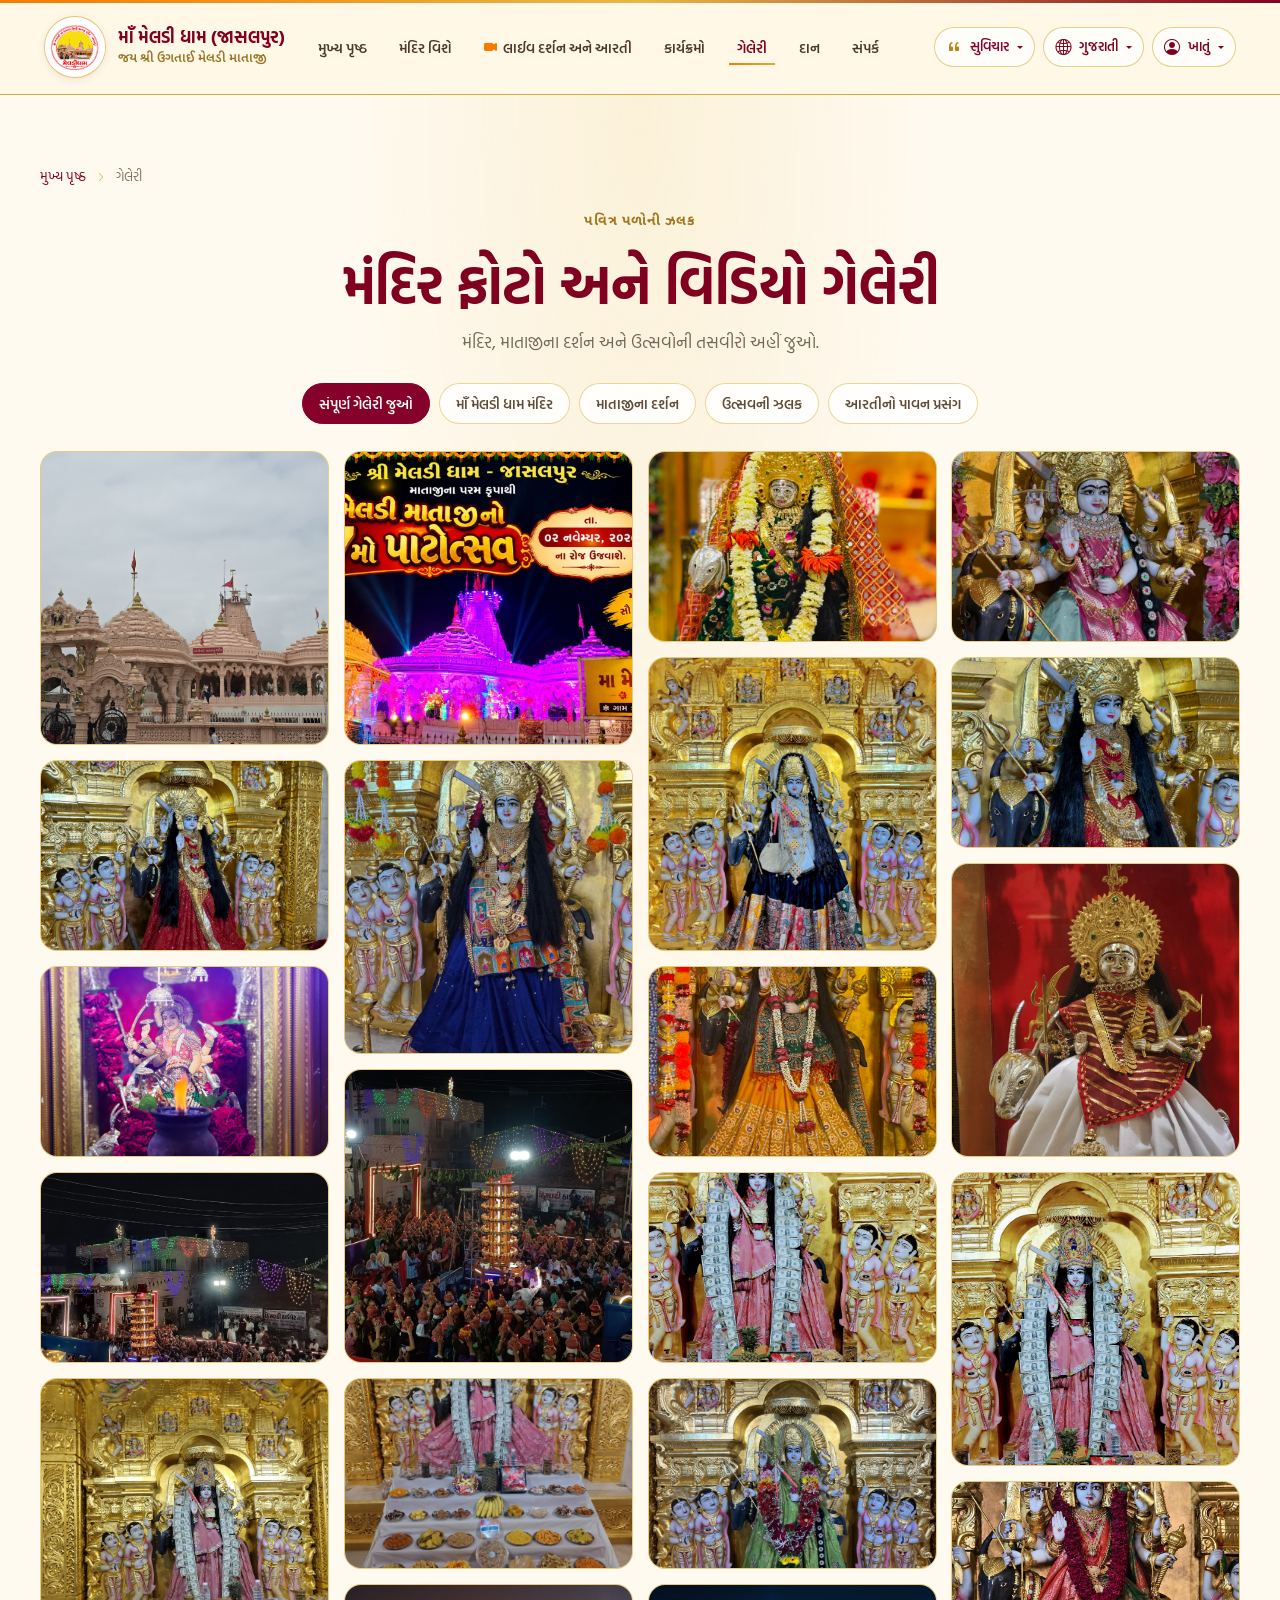
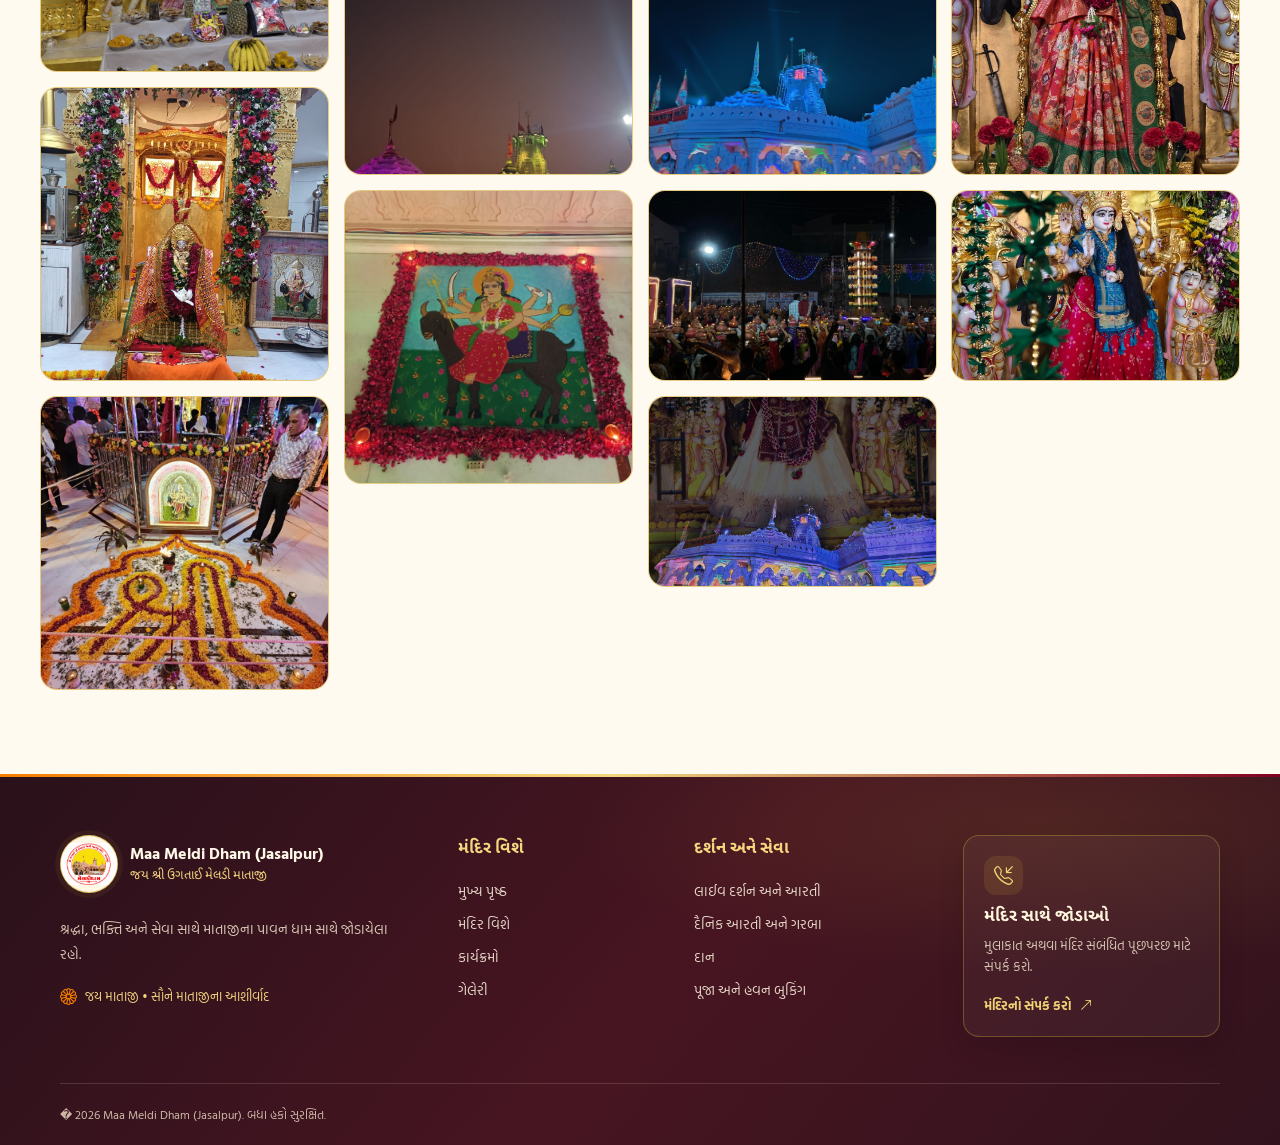
<file: gallery.html>
﻿<!doctype html>
<html lang="en">
<head>
    <link rel="icon" type="image/png" href="assets/image/logo.png">
<meta charset="utf-8">
  <meta name="viewport" content="width=device-width, initial-scale=1">
  <meta name="theme-color" content="#fff8e7">
  <meta name="description" content="Maa Meldi Dham (Jasalpur)">
  <title>Maa Meldi Dham (Jasalpur)</title>
  <link rel="preconnect" href="https://fonts.googleapis.com">
  <link rel="preconnect" href="https://fonts.gstatic.com" crossorigin>
  <link href="https://fonts.googleapis.com/css2?family=Hind+Vadodara:wght@400;500;600;700&family=Noto+Sans+Gujarati:wght@400;500;600;700&display=swap" rel="stylesheet">
  <link href="https://cdn.jsdelivr.net/npm/bootstrap@5.3.3/dist/css/bootstrap.min.css" rel="stylesheet">
  <link href="https://cdn.jsdelivr.net/npm/bootstrap-icons@1.11.3/font/bootstrap-icons.min.css" rel="stylesheet">
  <link href="css/style.css" rel="stylesheet">
</head>
<body data-page="gallery">
  <header class="site-header" id="siteHeader">
    <nav class="navbar navbar-expand-xl temple-navbar" aria-label="Main navigation">
      <div class="container-fluid header-shell">
        <a class="brand-lockup" href="index.html" aria-label="જય શ્રી ઉગતાઈ મેલડી માતાજી">
          <span class="brand-mark">
            <img src="assets/image/logo.png" alt="જય શ્રી ઉગતાઈ મેલડી માતાજી" onerror="this.onerror=null;this.src='assets/image/logo.png'">
          </span>
          <span class="brand-copy">
            <span class="brand-name">માઁ મેલડી ધામ (જાસલપુર)</span>
            <span class="brand-subtitle" lang="gu">જય શ્રી ઉગતાઈ મેલડી માતાજી</span>
          </span>
        </a>

        <button class="navbar-toggler menu-toggle" type="button" data-bs-toggle="collapse" data-bs-target="#headerNavigation" aria-controls="headerNavigation" aria-expanded="false" aria-label="Toggle navigation">
          <span class="toggle-lines" aria-hidden="true"><span></span><span></span><span></span></span>
        </button>

        <div class="collapse navbar-collapse" id="headerNavigation">
          <ul class="navbar-nav primary-nav mx-xl-auto">
            <li class="nav-item"><a class="nav-link" href="index.html" data-i18n="navHome">Home</a></li>
            <li class="nav-item"><a class="nav-link" href="about.html" data-i18n="navAbout">About</a></li>
            <li class="nav-item"><a class="nav-link" href="live-darshan.html"><i class="bi bi-camera-video-fill live-icon" aria-hidden="true"></i> <span data-i18n="navLive">Live Darshan &amp; Aarti</span></a></li>
            <li class="nav-item"><a class="nav-link" href="events.html" data-i18n="navEvents">Events</a></li>
            <li class="nav-item"><a class="nav-link" href="gallery.html" data-i18n="navGallery">Gallery</a></li>
            <li class="nav-item"><a class="nav-link" href="donation.html" data-i18n="navDonation">Donation</a></li>
            <li class="nav-item"><a class="nav-link" href="contact.html" data-i18n="navContact">Contact</a></li>
          </ul>

          <div class="header-actions">
            <div class="dropdown thought-dropdown"><button type="button" class="action-button thought-button dropdown-toggle" id="thoughtMenu" data-bs-toggle="dropdown" aria-expanded="false"><i class="bi bi-quote" aria-hidden="true"></i><span data-i18n="thoughtButton">સુવિચાર</span></button><div class="dropdown-menu dropdown-menu-end thought-menu" aria-labelledby="thoughtMenu"><span class="thought-menu-kicker" data-i18n="thoughtKicker">આજનો સુવિચાર</span><p data-i18n="thoughtText">સેવા, શ્રદ્ધા અને સદભાવથી જીવન સુંદર બને છે.</p><span class="thought-menu-blessing" data-i18n="thoughtBlessing">જય માતાજી</span></div></div>
            <div class="dropdown">
              <button type="button" class="action-button language-button dropdown-toggle" id="languageMenu" data-bs-toggle="dropdown" aria-expanded="false" aria-label="Select language">
                <i class="bi bi-globe2" aria-hidden="true"></i><span class="selected-language">ગુજરાતી</span>
              </button>
              <ul class="dropdown-menu dropdown-menu-end temple-menu" aria-labelledby="languageMenu">
                <li><button class="dropdown-item language-option" type="button" data-language="gu" data-label="ગુજરાતી"><span lang="gu">ગુજરાતી</span><i class="bi bi-check2 selected-check" aria-hidden="true"></i></button></li>
                <li><button class="dropdown-item language-option" type="button" data-language="hi" data-label="हिन्दी"><span lang="hi">हिन्दी</span><i class="bi bi-check2 selected-check" aria-hidden="true"></i></button></li>
                <li><button class="dropdown-item language-option" type="button" data-language="en" data-label="English"><span>English</span><i class="bi bi-check2 selected-check" aria-hidden="true"></i></button></li>
              </ul>
            </div>
            <div class="dropdown">
              <button type="button" class="action-button account-button dropdown-toggle" id="accountMenu" data-bs-toggle="dropdown" aria-expanded="false" aria-label="Account menu">
                <i class="bi bi-person-circle" aria-hidden="true"></i><span class="account-label" data-i18n="account">Account</span>
              </button>
              <ul class="dropdown-menu dropdown-menu-end temple-menu account-menu" aria-labelledby="accountMenu">
                <li data-auth="signed-out"><a class="dropdown-item" href="login.html"><i class="bi bi-box-arrow-in-right" aria-hidden="true"></i><span data-i18n="login">Login</span></a></li>
                <li data-auth="signed-in" hidden><a class="dropdown-item" href="profile.html"><i class="bi bi-person" aria-hidden="true"></i><span data-i18n="profile">My Profile</span></a></li>
                <li data-auth="signed-in" hidden><button class="dropdown-item" type="button" data-auth-logout><i class="bi bi-box-arrow-right" aria-hidden="true"></i><span data-i18n="logout">Logout</span></button></li>
              </ul>
            </div>
          </div>
        </div>
      </div>
    </nav>
  </header>

  <main class="page-content" id="pageContent" tabindex="-1"></main>

  <footer class="home-footer">
    <div class="footer-top-rule"></div>
    <div class="section-wrap footer-shell">
      <div class="footer-grid">
        <div class="footer-brand-block">
          <a class="footer-logo" href="index.html" aria-label="જય શ્રી ઉગતાઈ મેલડી માતાજી">
            <span class="footer-logo-mark"><img src="assets/image/logo.png" alt="જય શ્રી ઉગતાઈ મેલડી માતાજી" width="62" height="62" loading="lazy"></span>
            <span class="footer-logo-copy"><strong>Maa Meldi Dham (Jasalpur)</strong><small data-i18n="templeSubtitle">?? ???? ????? ????? हिन्दी</small></span>
          </a>
          <p class="footer-about" data-i18n="footerAbout">ગુજરાતી, ????? ??? ???? ???? ગુજરાતી? ???? ??? ???? ગુજરાતી? ???.</p>
          <div class="footer-blessing"><i class="bi bi-flower1" aria-hidden="true"></i><span data-i18n="footerBlessing">?? हिन्दी � ???? ગુજરાતી? ગુજરાતી?</span></div>
        </div>
        <div class="footer-column">
          <h2 data-i18n="footerExplore">????? ????</h2>
          <a href="index.html" data-i18n="navHome">????? ?????</a>
          <a href="about.html" data-i18n="navAbout">????? ????</a>
          <a href="events.html" data-i18n="navEvents">ગુજરાતી???</a>
          <a href="gallery.html" data-i18n="navGallery">हिन्दी</a>
        </div>
        <div class="footer-column">
          <h2 data-i18n="footerSeva">????? ??? ????</h2>
          <a href="live-darshan.html" data-i18n="navLive">???? ????? ??? ????</a>
          <a href="#aarti" data-i18n="aartiTitle">????? ???? ??? ???</a>
          <a href="donation.html" data-i18n="navDonation">???</a>
          <a href="#booking" data-i18n="bookingTitle">???? ??? ??? हिन्दी</a>
        </div>
        <div class="footer-contact-card">
          <span class="footer-contact-icon"><i class="bi bi-telephone-inbound" aria-hidden="true"></i></span>
          <h2 data-i18n="footerContactTitle">????? ???? ?????</h2>
          <p data-i18n="footerContactText">ગુજરાતી ???? ????? ગુજરાતી हिन्दी ???? हिन्दी ???.</p>
          <a class="footer-contact-link" href="contact.html"><span data-i18n="contactTemple">ગુજરાતી हिन्दी ???</span><i class="bi bi-arrow-up-right" aria-hidden="true"></i></a>
        </div>
      </div>
      <div class="footer-bottom">
        <span>� <span id="currentYear">2026</span> Maa Meldi Dham (Jasalpur). <span data-i18n="footerRights">??? ??? ગુજરાતી?.</span></span>
      </div>
    </div>
  </footer>
  <button class="back-to-top" id="backToTop" type="button" aria-label="ગુજરાતી ??? ?? ???? ???" data-i18n-aria="backToTopAria">
    <span class="backtop-progress" aria-hidden="true">
      <svg viewBox="0 0 40 40" focusable="false"><circle class="progress-track" cx="20" cy="20" r="17"></circle><circle class="progress-value" cx="20" cy="20" r="17"></circle></svg>
      <i class="bi bi-arrow-up"></i>
    </span>
    
  </button>
  <script src="https://cdn.jsdelivr.net/npm/bootstrap@5.3.3/dist/js/bootstrap.bundle.min.js"></script>
  <script src="js/translations.js"></script>
  <script src="js/script.js"></script>
</body>
</html>
</file>
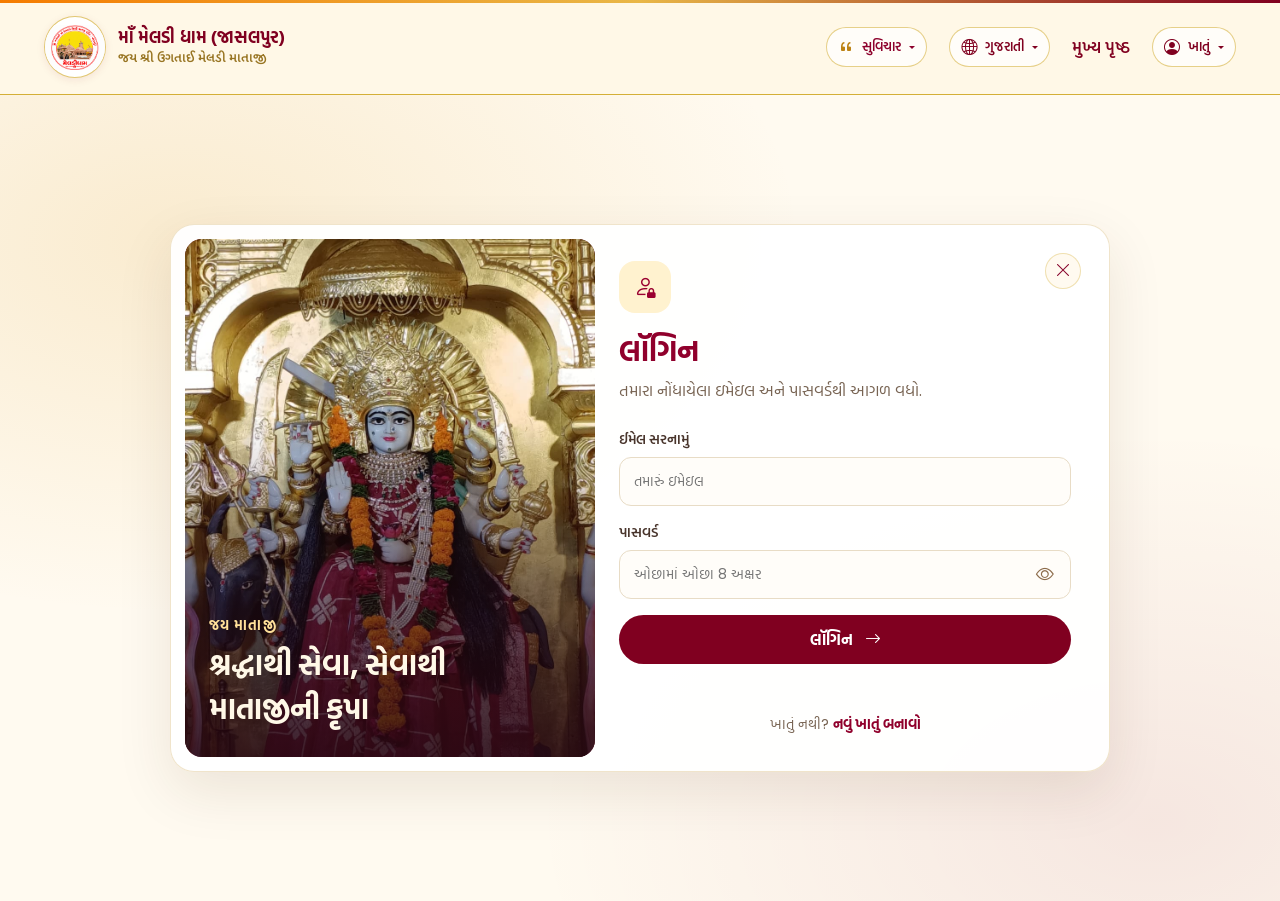
<file: login.html>
﻿<!doctype html>
<html lang="gu">
<head>
    <link rel="icon" type="image/png" href="assets/image/logo.png">
<meta charset="utf-8">
  <meta name="viewport" content="width=device-width, initial-scale=1">
  <meta name="theme-color" content="#fff8e7">
  <title>લૉગિન | Maa Meldi Dham</title>
  <link rel="preconnect" href="https://fonts.googleapis.com">
  <link rel="preconnect" href="https://fonts.gstatic.com" crossorigin>
  <link href="https://fonts.googleapis.com/css2?family=Hind+Vadodara:wght@400;500;600;700&family=Noto+Sans+Gujarati:wght@400;500;600;700&family=Poppins:wght@400;500;600;700&display=swap" rel="stylesheet">
  <link href="https://cdn.jsdelivr.net/npm/bootstrap@5.3.3/dist/css/bootstrap.min.css" rel="stylesheet">
  <link href="https://cdn.jsdelivr.net/npm/bootstrap-icons@1.11.3/font/bootstrap-icons.min.css" rel="stylesheet">
  <link href="css/style.css" rel="stylesheet">
</head>
<body data-page="login">
  <header class="site-header" id="siteHeader"><nav class="navbar temple-navbar"><div class="container-fluid header-shell">
    <a class="brand-lockup" href="index.html"><span class="brand-mark"><img src="assets/image/logo.png" alt="Maa Meldi Dham" onerror="this.onerror=null;this.src='assets/image/logo.png'"></span><span class="brand-copy"><span class="brand-name">માઁ મેલડી ધામ (જાસલપુર)</span><span class="brand-subtitle" data-i18n="templeSubtitle">જય શ્રી ઉગતાઈ મેલડી માતાજી</span></span></a>
    <div class="auth-nav"><div class="dropdown thought-dropdown"><button type="button" class="action-button thought-button dropdown-toggle" id="thoughtMenu" data-bs-toggle="dropdown" aria-expanded="false"><i class="bi bi-quote" aria-hidden="true"></i><span data-i18n="thoughtButton">સુવિચાર</span></button><div class="dropdown-menu dropdown-menu-end thought-menu" aria-labelledby="thoughtMenu"><span class="thought-menu-kicker" data-i18n="thoughtKicker">આજનો સુવિચાર</span><p data-i18n="thoughtText">સેવા, શ્રદ્ધા અને સદભાવથી જીવન સુંદર બને છે.</p><span class="thought-menu-blessing" data-i18n="thoughtBlessing">જય માતાજી</span></div></div><div class="dropdown"><button type="button" class="action-button language-button dropdown-toggle" id="languageMenu" data-bs-toggle="dropdown" aria-expanded="false"><i class="bi bi-globe2"></i><span class="selected-language">ગુજરાતી</span></button><ul class="dropdown-menu dropdown-menu-end temple-menu" aria-labelledby="languageMenu"><li><button class="dropdown-item language-option" type="button" data-language="gu" data-label="ગુજરાતી"><span>ગુજરાતી</span><i class="bi bi-check2 selected-check"></i></button></li><li><button class="dropdown-item language-option" type="button" data-language="hi" data-label="हिन्दी"><span>हिन्दी</span><i class="bi bi-check2 selected-check"></i></button></li><li><button class="dropdown-item language-option" type="button" data-language="en" data-label="English"><span>English</span><i class="bi bi-check2 selected-check"></i></button></li></ul></div><a href="index.html" data-i18n="navHome">મુખ્ય પૃષ્ઠ</a><div class="dropdown"><button class="action-button account-button dropdown-toggle" id="accountMenu" data-bs-toggle="dropdown" aria-expanded="false"><i class="bi bi-person-circle"></i><span data-i18n="account">ખાતું</span></button><ul class="dropdown-menu dropdown-menu-end temple-menu account-menu" aria-labelledby="accountMenu"><li data-auth="signed-out"><a class="dropdown-item" href="login.html"><i class="bi bi-box-arrow-in-right"></i><span data-i18n="login">લૉગિન</span></a></li><li data-auth="signed-in" hidden><a class="dropdown-item" href="profile.html"><i class="bi bi-person"></i><span data-i18n="profile">મારી પ્રોફાઇલ</span></a></li><li data-auth="signed-in" hidden><button class="dropdown-item" type="button" data-auth-logout><i class="bi bi-box-arrow-right"></i><span data-i18n="logout">લૉગઆઉટ</span></button></li></ul></div></div>
  </div></nav></header>
  <main class="page-content auth-page"><div class="auth-layout auth-single-card"><section class="auth-card auth-card-with-visual"><div class="auth-visual"><img src="assets/image/75676.jpg" alt="Shree Meldi Mataji in the temple" loading="lazy"><div class="auth-visual-overlay"><span data-i18n="authVisualBlessing">જય માતાજી</span><p data-i18n="authSlogan">શ્રદ્ધાથી સેવા, સેવાથી માતાજીની કૃપા</p></div></div><div class="auth-card-content"><a class="auth-close" href="index.html" data-i18n-aria="authClose" aria-label="બંધ કરો"><i class="bi bi-x-lg" aria-hidden="true"></i></a><span class="auth-card-icon"><i class="bi bi-person-lock"></i></span><h2 data-i18n="loginTitle">લૉગિન</h2><p class="auth-card-intro" data-i18n="loginIntro">તમારા નોંધાયેલા email અને passwordથી આગળ વધો.</p><form class="auth-form" data-login-form><label><span data-i18n="contactEmail">ઇમેઇલ</span><input name="email" type="email" autocomplete="email" required data-i18n-placeholder="authEmailPlaceholder" placeholder="તમારું ઇમેઇલ"></label><label><span data-i18n="authPassword">પાસવર્ડ</span><span class="auth-password-wrap"><input name="password" type="password" autocomplete="current-password" required minlength="8" data-i18n-placeholder="authPasswordPlaceholder" placeholder="પાસવર્ડ દાખલ કરો"><button class="password-visibility" type="button" data-password-toggle data-i18n-aria="authShowPassword" aria-label="પાસવર્ડ બતાવો" aria-pressed="false"><i class="bi bi-eye" aria-hidden="true"></i></button></span></label><button class="button-maroon auth-submit" type="submit"><span data-i18n="login">લૉગિન</span><i class="bi bi-arrow-right"></i></button><p class="auth-form-status" data-auth-status role="status" aria-live="polite"></p></form><p class="auth-switch"><span data-i18n="authNoAccount">ખાતું નથી?</span> <a href="register.html" data-i18n="authCreateAccount">નવું ખાતું બનાવો</a></p></div></section></div></main>
  <script src="https://cdn.jsdelivr.net/npm/bootstrap@5.3.3/dist/js/bootstrap.bundle.min.js"></script><script src="js/translations.js"></script><script src="js/script.js"></script><script src="js/auth.js"></script>
</body>
</html>
</file>
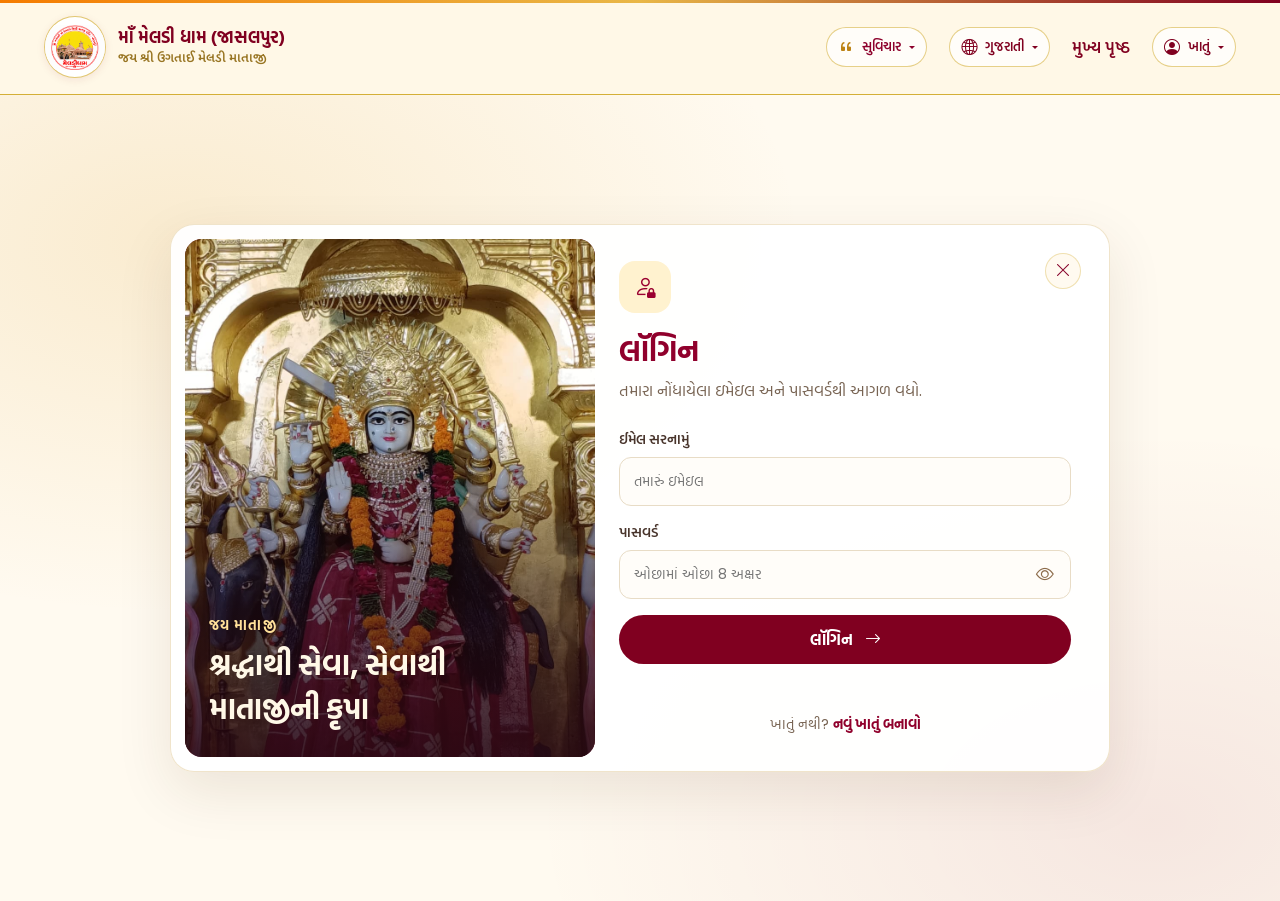
<file: profile.html>
﻿<!doctype html>
<html lang="gu">
<head>
    <link rel="icon" type="image/png" href="assets/image/logo.png">
<meta charset="utf-8"><meta name="viewport" content="width=device-width, initial-scale=1"><meta name="theme-color" content="#fff8e7">
  <title>પ્રોફાઇલ | Maa Meldi Dham</title>
  <link rel="preconnect" href="https://fonts.googleapis.com"><link rel="preconnect" href="https://fonts.gstatic.com" crossorigin><link href="https://fonts.googleapis.com/css2?family=Hind+Vadodara:wght@400;500;600;700&family=Noto+Sans+Gujarati:wght@400;500;600;700&family=Poppins:wght@400;500;600;700&display=swap" rel="stylesheet">
  <link href="https://cdn.jsdelivr.net/npm/bootstrap@5.3.3/dist/css/bootstrap.min.css" rel="stylesheet"><link href="https://cdn.jsdelivr.net/npm/bootstrap-icons@1.11.3/font/bootstrap-icons.min.css" rel="stylesheet"><link href="css/style.css" rel="stylesheet">
</head>
<body data-page="profile">
  <header class="site-header" id="siteHeader"><nav class="navbar temple-navbar"><div class="container-fluid header-shell">
    <a class="brand-lockup" href="index.html"><span class="brand-mark"><img src="assets/image/logo.png" alt="Maa Meldi Dham" onerror="this.onerror=null;this.src='assets/image/logo.png'"></span><span class="brand-copy"><span class="brand-name">માઁ મેલડી ધામ (જાસલપુર)</span><span class="brand-subtitle" data-i18n="templeSubtitle">જય શ્રી ઉગતાઈ મેલડી માતાજી</span></span></a>
    <div class="auth-nav"><div class="dropdown thought-dropdown"><button type="button" class="action-button thought-button dropdown-toggle" id="thoughtMenu" data-bs-toggle="dropdown" aria-expanded="false"><i class="bi bi-quote" aria-hidden="true"></i><span data-i18n="thoughtButton">સુવિચાર</span></button><div class="dropdown-menu dropdown-menu-end thought-menu" aria-labelledby="thoughtMenu"><span class="thought-menu-kicker" data-i18n="thoughtKicker">આજનો સુવિચાર</span><p data-i18n="thoughtText">સેવા, શ્રદ્ધા અને સદભાવથી જીવન સુંદર બને છે.</p><span class="thought-menu-blessing" data-i18n="thoughtBlessing">જય માતાજી</span></div></div><div class="dropdown"><button type="button" class="action-button language-button dropdown-toggle" id="languageMenu" data-bs-toggle="dropdown" aria-expanded="false"><i class="bi bi-globe2"></i><span class="selected-language">ગુજરાતી</span></button><ul class="dropdown-menu dropdown-menu-end temple-menu" aria-labelledby="languageMenu"><li><button class="dropdown-item language-option" type="button" data-language="gu" data-label="ગુજરાતી"><span>ગુજરાતી</span><i class="bi bi-check2 selected-check"></i></button></li><li><button class="dropdown-item language-option" type="button" data-language="hi" data-label="हिन्दी"><span>हिन्दी</span><i class="bi bi-check2 selected-check"></i></button></li><li><button class="dropdown-item language-option" type="button" data-language="en" data-label="English"><span>English</span><i class="bi bi-check2 selected-check"></i></button></li></ul></div><a href="index.html" data-i18n="navHome">મુખ્ય પૃષ્ઠ</a><div class="dropdown"><button class="action-button account-button dropdown-toggle" id="accountMenu" data-bs-toggle="dropdown" aria-expanded="false"><i class="bi bi-person-circle"></i><span data-i18n="account">ખાતું</span></button><ul class="dropdown-menu dropdown-menu-end temple-menu account-menu" aria-labelledby="accountMenu"><li data-auth="signed-out"><a class="dropdown-item" href="login.html"><i class="bi bi-box-arrow-in-right"></i><span data-i18n="login">લૉગિન</span></a></li><li data-auth="signed-in" hidden><a class="dropdown-item" href="profile.html"><i class="bi bi-person"></i><span data-i18n="profile">મારી પ્રોફાઇલ</span></a></li><li data-auth="signed-in" hidden><button class="dropdown-item" type="button" data-auth-logout><i class="bi bi-box-arrow-right"></i><span data-i18n="logout">લૉગઆઉટ</span></button></li></ul></div></div>
  </div></nav></header>
  <main class="page-content auth-page profile-page"><div class="profile-shell"><section class="profile-card"><a class="auth-close" href="index.html" data-i18n-aria="authClose" aria-label="બંધ કરો"><i class="bi bi-x-lg" aria-hidden="true"></i></a><header class="profile-heading"><span class="section-eyebrow" data-i18n="profileEyebrow">તમારું ખાતું</span><h1 data-i18n="profileTitle">મારી પ્રોફાઇલ</h1><p data-i18n="profileIntro">તમારી સંપર્ક વિગતો અહીંથી અપડેટ કરો.</p></header><div class="profile-card-heading"><span class="profile-avatar"><i class="bi bi-person-fill"></i></span><div><h2 data-auth-name>ભક્ત</h2><p data-auth-email></p></div><span class="profile-badge"><i class="bi bi-patch-check-fill"></i><span data-i18n="profileBadge">લૉગિન થયેલ</span></span></div><form class="auth-form profile-form" data-profile-form><label><span data-i18n="authFirstName">પ્રથમ નામ</span><input name="firstName" type="text" autocomplete="given-name" required minlength="2"></label><label><span data-i18n="authLastName">અટક</span><input name="lastName" type="text" autocomplete="family-name" required minlength="1"></label><label><span data-i18n="contactEmail">ઇમેઇલ</span><input name="email" type="email" autocomplete="email" required></label><div class="profile-actions"><button class="button-maroon auth-submit" type="submit"><span data-i18n="profileSave">ફેરફાર સાચવો</span><i class="bi bi-check2"></i></button><button class="button-outline auth-logout" type="button" data-auth-logout><i class="bi bi-box-arrow-right"></i><span data-i18n="logout">લૉગઆઉટ</span></button></div><p class="auth-form-status" data-auth-status role="status" aria-live="polite"></p></form></section></div></main>
  <script src="https://cdn.jsdelivr.net/npm/bootstrap@5.3.3/dist/js/bootstrap.bundle.min.js"></script><script src="js/translations.js"></script><script src="js/script.js"></script><script src="js/auth.js"></script>
</body>
</html>
</file>
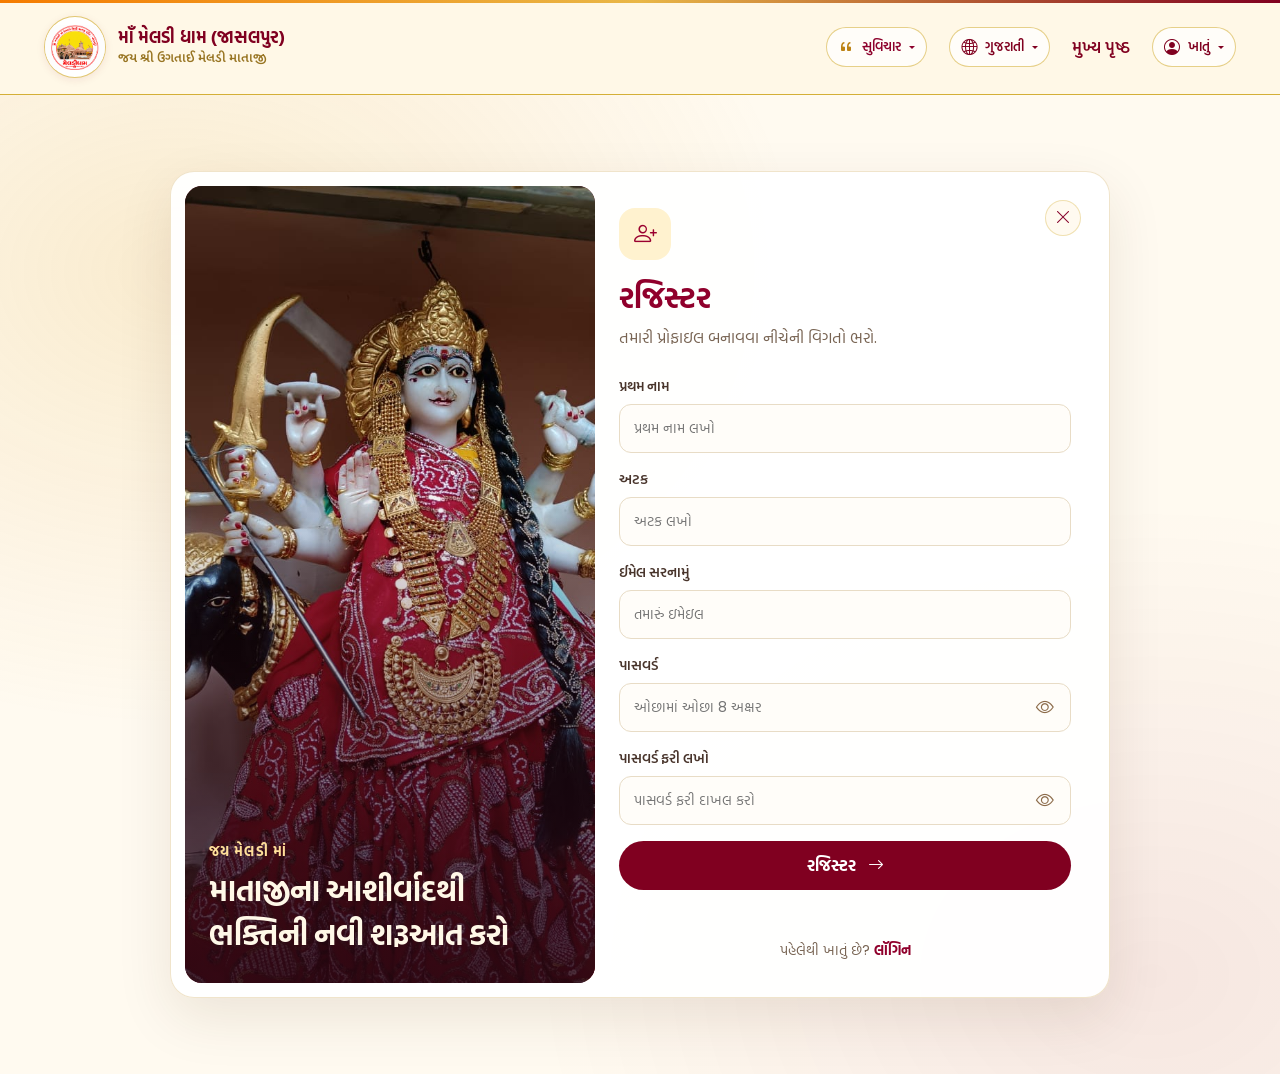
<file: register.html>
﻿<!doctype html>
<html lang="gu">
<head>
    <link rel="icon" type="image/png" href="assets/image/logo.png">
<meta charset="utf-8">
  <meta name="viewport" content="width=device-width, initial-scale=1">
  <meta name="theme-color" content="#fff8e7">
  <title>રજિસ્ટર | Maa Meldi Dham</title>
  <link rel="preconnect" href="https://fonts.googleapis.com"><link rel="preconnect" href="https://fonts.gstatic.com" crossorigin>
  <link href="https://fonts.googleapis.com/css2?family=Hind+Vadodara:wght@400;500;600;700&family=Noto+Sans+Gujarati:wght@400;500;600;700&family=Poppins:wght@400;500;600;700&display=swap" rel="stylesheet">
  <link href="https://cdn.jsdelivr.net/npm/bootstrap@5.3.3/dist/css/bootstrap.min.css" rel="stylesheet"><link href="https://cdn.jsdelivr.net/npm/bootstrap-icons@1.11.3/font/bootstrap-icons.min.css" rel="stylesheet"><link href="css/style.css" rel="stylesheet">
</head>
<body data-page="register">
  <header class="site-header" id="siteHeader"><nav class="navbar temple-navbar"><div class="container-fluid header-shell">
    <a class="brand-lockup" href="index.html"><span class="brand-mark"><img src="assets/image/logo.png" alt="Maa Meldi Dham" onerror="this.onerror=null;this.src='assets/image/logo.png'"></span><span class="brand-copy"><span class="brand-name">માઁ મેલડી ધામ (જાસલપુર)</span><span class="brand-subtitle" data-i18n="templeSubtitle">જય શ્રી ઉગતાઈ મેલડી માતાજી</span></span></a>
    <div class="auth-nav"><div class="dropdown thought-dropdown"><button type="button" class="action-button thought-button dropdown-toggle" id="thoughtMenu" data-bs-toggle="dropdown" aria-expanded="false"><i class="bi bi-quote" aria-hidden="true"></i><span data-i18n="thoughtButton">સુવિચાર</span></button><div class="dropdown-menu dropdown-menu-end thought-menu" aria-labelledby="thoughtMenu"><span class="thought-menu-kicker" data-i18n="thoughtKicker">આજનો સુવિચાર</span><p data-i18n="thoughtText">સેવા, શ્રદ્ધા અને સદભાવથી જીવન સુંદર બને છે.</p><span class="thought-menu-blessing" data-i18n="thoughtBlessing">જય માતાજી</span></div></div><div class="dropdown"><button type="button" class="action-button language-button dropdown-toggle" id="languageMenu" data-bs-toggle="dropdown" aria-expanded="false"><i class="bi bi-globe2"></i><span class="selected-language">ગુજરાતી</span></button><ul class="dropdown-menu dropdown-menu-end temple-menu" aria-labelledby="languageMenu"><li><button class="dropdown-item language-option" type="button" data-language="gu" data-label="ગુજરાતી"><span>ગુજરાતી</span><i class="bi bi-check2 selected-check"></i></button></li><li><button class="dropdown-item language-option" type="button" data-language="hi" data-label="हिन्दी"><span>हिन्दी</span><i class="bi bi-check2 selected-check"></i></button></li><li><button class="dropdown-item language-option" type="button" data-language="en" data-label="English"><span>English</span><i class="bi bi-check2 selected-check"></i></button></li></ul></div><a href="index.html" data-i18n="navHome">મુખ્ય પૃષ્ઠ</a><div class="dropdown"><button class="action-button account-button dropdown-toggle" id="accountMenu" data-bs-toggle="dropdown" aria-expanded="false"><i class="bi bi-person-circle"></i><span data-i18n="account">ખાતું</span></button><ul class="dropdown-menu dropdown-menu-end temple-menu account-menu" aria-labelledby="accountMenu"><li data-auth="signed-out"><a class="dropdown-item" href="login.html"><i class="bi bi-box-arrow-in-right"></i><span data-i18n="login">લૉગિન</span></a></li><li data-auth="signed-in" hidden><a class="dropdown-item" href="profile.html"><i class="bi bi-person"></i><span data-i18n="profile">મારી પ્રોફાઇલ</span></a></li><li data-auth="signed-in" hidden><button class="dropdown-item" type="button" data-auth-logout><i class="bi bi-box-arrow-right"></i><span data-i18n="logout">લૉગઆઉટ</span></button></li></ul></div></div>
  </div></nav></header>
  <main class="page-content auth-page"><div class="auth-layout auth-single-card"><section class="auth-card auth-card-with-visual"><div class="auth-visual"><img src="assets/image/66017.jpg" alt="Maa Meldi Mataji murti at Maa Meldi Dham" loading="lazy"><div class="auth-visual-overlay"><span data-i18n="registerVisualBlessing">જય મેલડી માં</span><p data-i18n="registerSlogan">માતાજીના આશીર્વાદથી ભક્તિની નવી શરૂઆત કરો</p></div></div><div class="auth-card-content"><a class="auth-close" href="index.html" data-i18n-aria="authClose" aria-label="બંધ કરો"><i class="bi bi-x-lg" aria-hidden="true"></i></a><span class="auth-card-icon"><i class="bi bi-person-plus"></i></span><h2 data-i18n="registerTitle">રજિસ્ટર</h2><p class="auth-card-intro" data-i18n="registerIntro">તમારી પ્રોફાઇલ બનાવવા નીચેની વિગતો भरो.</p><form class="auth-form" data-register-form><label><span data-i18n="authFirstName">પ્રથમ નામ</span><input name="firstName" type="text" autocomplete="given-name" required minlength="2" data-i18n-placeholder="authFirstPlaceholder" placeholder="પ્રથમ નામ"></label><label><span data-i18n="authLastName">અટક</span><input name="lastName" type="text" autocomplete="family-name" required minlength="1" data-i18n-placeholder="authLastPlaceholder" placeholder="અટક"></label><label><span data-i18n="contactEmail">ઇમેઇલ</span><input name="email" type="email" autocomplete="email" required data-i18n-placeholder="authEmailPlaceholder" placeholder="તમારું ઇમેઇલ"></label><label><span data-i18n="authPassword">પાસવર્ડ</span><span class="auth-password-wrap"><input name="password" type="password" autocomplete="new-password" required minlength="8" data-i18n-placeholder="authPasswordPlaceholder" placeholder="ઓછામાં ઓછા 8 અક્ષર"><button class="password-visibility" type="button" data-password-toggle data-i18n-aria="authShowPassword" aria-label="પાસવર્ડ બતાવો" aria-pressed="false"><i class="bi bi-eye" aria-hidden="true"></i></button></span></label><label><span data-i18n="authConfirmPassword">પાસવર્ડ ફરી લખો</span><span class="auth-password-wrap"><input name="confirmPassword" type="password" autocomplete="new-password" required minlength="8" data-i18n-placeholder="authConfirmPlaceholder" placeholder="પાસવર્ડ ફરી દાખલ કરો"><button class="password-visibility" type="button" data-password-toggle data-i18n-aria="authShowPassword" aria-label="પાસવર્ડ બતાવો" aria-pressed="false"><i class="bi bi-eye" aria-hidden="true"></i></button></span></label><button class="button-maroon auth-submit" type="submit"><span data-i18n="registerTitle">રજિસ્ટર</span><i class="bi bi-arrow-right"></i></button><p class="auth-form-status" data-auth-status role="status" aria-live="polite"></p></form><p class="auth-switch"><span data-i18n="authHaveAccount">પહેલેથી ખાતું છે?</span> <a href="login.html" data-i18n="login">લૉગિન</a></p></div></section></div></main>
  <script src="https://cdn.jsdelivr.net/npm/bootstrap@5.3.3/dist/js/bootstrap.bundle.min.js"></script><script src="js/translations.js"></script><script src="js/script.js"></script><script src="js/auth.js"></script>
</body>
</html>
</file>
<file: css/style.css>
:root {
  --saffron: #f57c00;
  --maroon: #800020;
  --gold: #d4af37;
  --cream: #fff8e7;
  --white: #fff;
  --ink: #38241e;
  --muted: #765a4d;
  --line: rgba(128, 0, 32, .11);
  --header-height: 94px;
}

*, *::before, *::after { box-sizing: border-box; }
html { scroll-behavior: smooth; }
body { margin: 0; color: var(--ink); background: var(--white); font-family: "Poppins", "Hind Vadodara", "Noto Sans Gujarati", sans-serif; }
.site-header { position: sticky; top: 0; z-index: 1030; background: rgba(255, 248, 231, .97); border-bottom: 1px solid var(--gold); transition: box-shadow .25s ease, background-color .25s ease; }
.site-header::before { position: absolute; inset: 0 0 auto; height: 3px; content: ""; background: linear-gradient(90deg, var(--saffron), #e9b747 50%, var(--maroon)); }
.site-header.is-scrolled { background: rgba(255, 248, 231, .99); box-shadow: 0 8px 24px rgba(73, 36, 12, .12); }
.temple-navbar { min-height: var(--header-height); padding: 10px 0; font-family: "Hind Vadodara", "Noto Sans Gujarati", sans-serif; }
.header-shell { max-width: 1600px; padding-inline: clamp(16px, 3.4vw, 56px); }
.brand-lockup { display: inline-flex; align-items: center; flex: 0 0 auto; gap: 12px; color: var(--maroon); text-decoration: none; }
.brand-mark { display: grid; width: 62px; height: 62px; flex: 0 0 62px; place-items: center; overflow: hidden; border: 1px solid rgba(212, 175, 55, .7); border-radius: 50%; background: var(--white); box-shadow: 0 2px 8px rgba(128, 0, 32, .09); }
.brand-mark img { display: block; width: 100%; height: 100%; object-fit: contain; }
.brand-copy { display: flex; flex-direction: column; line-height: 1.2; }
.brand-name { color: var(--maroon); font-size: 17px; font-weight: 700; letter-spacing: .01em; white-space: nowrap; }
.brand-subtitle { margin-top: 4px; color: #987523; font-family: "Noto Sans Gujarati", "Hind Vadodara", sans-serif; font-size: 13px; font-weight: 600; white-space: nowrap; }
.navbar-collapse { align-items: center; }
.primary-nav { align-items: center; gap: clamp(8px, 1.25vw, 21px); }
.primary-nav .nav-link { position: relative; display: inline-flex; align-items: center; min-height: 42px; padding: 8px 2px; color: #4d3830; font-size: 14px; font-weight: 600; white-space: nowrap; transition: color .2s ease; }
.primary-nav .nav-link::after { position: absolute; right: 0; bottom: 3px; left: 0; height: 2px; content: ""; background: linear-gradient(90deg, var(--saffron), var(--gold)); transform: scaleX(0); transform-origin: left; transition: transform .24s ease; }
.primary-nav .nav-link:hover, .primary-nav .nav-link:focus-visible, .primary-nav .nav-link.active { color: var(--maroon); }
.primary-nav .nav-link:hover::after, .primary-nav .nav-link:focus-visible::after, .primary-nav .nav-link.active::after { transform: scaleX(1); }
.live-icon { margin-right: 6px; color: var(--saffron); font-size: 13px; }
.header-actions { display: flex; flex: 0 0 auto; align-items: center; gap: 8px; margin-left: clamp(12px, 1.7vw, 28px); }
.action-button { display: inline-flex; min-height: 40px; align-items: center; justify-content: center; gap: 8px; padding: 7px 11px; border: 1px solid rgba(212, 175, 55, .58); border-radius: 999px; background: rgba(255,255,255,.74); color: var(--maroon); font: inherit; font-size: 13px; font-weight: 600; transition: background .2s ease, border-color .2s ease, box-shadow .2s ease; }
.action-button::after { margin-left: 0; vertical-align: .15em; }
.action-button:hover, .action-button:focus-visible, .action-button.show { border-color: var(--gold); background: var(--white); box-shadow: 0 3px 12px rgba(128,0,32,.09); }
.action-button > .bi { font-size: 16px; }
.temple-menu { min-width: 165px; margin-top: 9px !important; padding: 7px; border: 1px solid rgba(212, 175, 55, .45); border-radius: 12px; background: var(--cream); box-shadow: 0 12px 28px rgba(57, 31, 13, .15); }
.temple-menu .dropdown-item { display: flex; align-items: center; gap: 10px; padding: 9px 11px; border-radius: 7px; color: var(--ink); font-size: 14px; transition: color .16s ease, background-color .16s ease; }
.temple-menu .dropdown-item:hover, .temple-menu .dropdown-item:focus { background: rgba(212, 175, 55, .16); color: var(--maroon); }
.account-menu .dropdown-item .bi { width: 18px; color: var(--saffron); }
.selected-check { margin-left: auto; color: var(--saffron); opacity: 0; }
.language-option[aria-pressed="true"] .selected-check { opacity: 1; }
.menu-toggle { display: none; padding: 9px; border: 1px solid rgba(212,175,55,.65); border-radius: 10px; }
.toggle-lines { display: flex; width: 23px; flex-direction: column; gap: 5px; }
.toggle-lines span { width: 100%; height: 2px; border-radius: 3px; background: var(--maroon); transform-origin: center; transition: transform .24s ease, opacity .18s ease, background-color .2s ease; }
.menu-toggle[aria-expanded="true"] { border-color: rgba(128,0,32,.42); background: #fffdf8; box-shadow: 0 0 0 .2rem rgba(212,175,55,.2); }
.menu-toggle[aria-expanded="true"] .toggle-lines span:nth-child(1) { transform: translateY(7px) rotate(45deg); }
.menu-toggle[aria-expanded="true"] .toggle-lines span:nth-child(2) { opacity: 0; transform: scaleX(.2); }
.menu-toggle[aria-expanded="true"] .toggle-lines span:nth-child(3) { transform: translateY(-7px) rotate(-45deg); }

/* Simple welcoming content area shared by the seven linked pages. */
.page-content { min-height: calc(100vh - var(--header-height)); background: radial-gradient(ellipse at 50% 0%, rgba(212,175,55,.12), transparent 56%), linear-gradient(180deg, #fffdf7, #fff8e7); }
.welcome-section { display: grid; min-height: 460px; padding: clamp(64px, 10vw, 136px) 22px; place-items: center; text-align: center; }
.welcome-inner { width: min(100%, 760px); }
.page-eyebrow { display: inline-block; margin-bottom: 18px; color: #987523; font-family: "Noto Sans Gujarati", "Hind Vadodara", sans-serif; font-size: 15px; font-weight: 600; letter-spacing: .04em; }
.welcome-section h1 { margin: 0 auto 16px; color: var(--maroon); font-size: clamp(30px, 5vw, 54px); font-weight: 700; line-height: 1.2; }
.welcome-intro { max-width: 650px; margin: 0 auto; color: var(--muted); font-size: clamp(17px, 2vw, 21px); line-height: 1.65; }
.welcome-note { display: inline-flex; align-items: center; gap: 12px; max-width: 600px; margin-top: 34px; padding: 17px 23px; border: 1px solid rgba(212,175,55,.52); border-radius: 15px; background: rgba(255,255,255,.76); box-shadow: 0 10px 30px rgba(76,44,17,.07); color: var(--maroon); text-align: left; }
.welcome-note .bi { color: var(--saffron); font-size: 25px; }
.welcome-note p { margin: 0; font-size: 16px; }

/* Homepage sections */
:root { --dark-brown: #33251c; --section-cream: #fffaf0; }
.home-page { color: var(--dark-brown); background: #fff; overflow: clip; }
.section-wrap { width: min(1160px, calc(100% - 48px)); margin-inline: auto; }
.home-page section:not(.home-hero) { padding-block: clamp(64px, 8vw, 104px); }
.section-tint { background: var(--section-cream); }
.section-heading { max-width: 690px; margin: 0 auto 42px; text-align: center; }
.section-heading h2, .welcome-copy h2, .live-copy h2, .booking-copy h2, .contact-copy h2, .newsletter-wrap h2 { margin: 0 0 14px; color: var(--maroon); font-family: "Noto Sans Gujarati", "Hind Vadodara", sans-serif; font-size: clamp(28px, 3.7vw, 42px); font-weight: 700; line-height: 1.3; }
.section-heading p, .welcome-copy p, .live-copy > p, .booking-copy > p, .contact-copy > p, .newsletter-wrap > div > p { margin: 0; color: #6e5a4b; font-size: 17px; line-height: 1.8; }
.temple-welcome { position: relative; display: grid; min-height: clamp(660px, calc(100svh - var(--header-height)), 940px); align-items: center; isolation: isolate; overflow: hidden; padding-block: clamp(62px,7vw,92px); background: #fffdf8; }
.temple-welcome::before { position: absolute; z-index: -1; inset: 0; background: linear-gradient(rgba(70,42,18,.10),rgba(70,42,18,.10)),url("../assets/image/Bgimage.png") center / cover no-repeat; content: ""; opacity: 1; pointer-events: none; }
.welcome-copy .welcome-detail { margin: 0 0 22px; color: #6e5a4b; font-size: 15px; line-height: 1.9; text-align: justify; }
.section-eyebrow { display: inline-block; margin-bottom: 12px; color: #a2781e; font-family: "Noto Sans Gujarati", "Hind Vadodara", sans-serif; font-size: 14px; font-weight: 700; letter-spacing: .04em; }
.welcome-grid { display: grid; grid-template-columns: .93fr 1.07fr; align-items: center; gap: clamp(38px, 8vw, 100px); }
.welcome-visual { position: relative; width: min(100%, 440px); justify-self: center; }
.welcome-image-frame { position: relative; display: grid; height: clamp(360px, 34vw, 450px); min-height: 0; place-items: center; overflow: hidden; border: 1px solid rgba(212,175,55,.68); border-radius: 46% 46% 20px 20px; background: radial-gradient(circle at 50% 40%, #fff 0 24%, #ffefc4 60%, #f9d98d); box-shadow: 14px 16px 0 #8000200e, 0 20px 55px #6c401426; }
.welcome-image-frame::before { position: absolute; inset: 14px; border: 1px solid #d4af376b; border-radius: inherit; content: ""; pointer-events: none; }
.welcome-image-frame img { width: 100%; height: 100%; object-fit: cover; object-position: center 62%; }
.image-caption { position: absolute; right: 0; bottom: 0; left: 0; padding: 12px; background: #fff8e7e8; color: #806323; font-size: 13px; text-align: center; }
.welcome-stamp { position: absolute; right: -18px; bottom: 48px; display: grid; width: 68px; height: 68px; place-items: center; border: 1px solid var(--gold); border-radius: 50%; background: #fff; color: var(--saffron); font-size: 28px; box-shadow: 0 8px 20px #33251c20; }
.welcome-copy h2 { max-width: 620px; }
.welcome-copy p { margin: 0 0 24px; }
.text-link { display: inline-flex; align-items: center; gap: 10px; color: var(--maroon); font-size: 15px; font-weight: 700; text-decoration: none; }
.text-link i { color: var(--saffron); transition: transform .2s ease; }
.text-link:hover { color: var(--saffron); }
.text-link:hover i { transform: translateX(4px); }
.service-grid { display: grid; grid-template-columns: repeat(3,minmax(0,1fr)); gap: 18px; }
.service-card { display: block; min-height: 228px; padding: 25px; border: 1px solid #d4af375c; border-radius: 17px; background: linear-gradient(150deg,#fff 0%,#fffaf0 100%); box-shadow: 0 8px 25px #5136140a; color: inherit; text-decoration: none; transition: transform .24s ease, border-color .24s ease, box-shadow .24s ease; }
.service-card:hover { transform: translateY(-5px); border-color: var(--gold); box-shadow: 0 16px 32px #51361418; color: inherit; }
.service-icon { display: grid; width: 49px; height: 49px; margin-bottom: 16px; place-items: center; border-radius: 15px; background: #fff0cf; color: var(--saffron); font-size: 22px; transition: transform .24s ease; }
.service-card:hover .service-icon { transform: rotate(-6deg) scale(1.08); }
.service-card h3, .aarti-card h3, .event-card h3 { margin: 0 0 8px; color: var(--maroon); font-family: "Noto Sans Gujarati", sans-serif; font-size: 19px; font-weight: 700; }
.service-card p { min-height: 48px; margin: 0 0 14px; color: #766556; font-size: 14px; line-height: 1.6; }
.service-link { color: #9b6b12; font-size: 13px; font-weight: 700; }
.service-link::after { margin-left: 7px; color: var(--saffron); content: "↗"; }
.live-section { position: relative; background: linear-gradient(125deg,#fff 30%,#fff8e7 100%); }
.live-grid { display: grid; grid-template-columns: .8fr 1.2fr; align-items: center; gap: 55px; }
.live-copy h2 { max-width: 450px; }
.live-copy > p { margin-bottom: 18px; }
.status-note { display: flex; align-items: flex-start; gap: 9px; margin: 18px 0 24px; color: #755d3b; font-size: 14px; line-height: 1.55; }
.status-note .bi { flex: 0 0 auto; color: var(--saffron); }
.button-maroon, .button-gold, .button-outline { display: inline-flex; min-height: 48px; align-items: center; justify-content: center; gap: 10px; padding: 11px 20px; border: 1px solid transparent; border-radius: 999px; font: inherit; font-size: 15px; font-weight: 700; text-decoration: none; transition: transform .2s ease, box-shadow .2s ease, background .2s ease; }
.button-maroon { background: var(--maroon); color: white; }
.button-maroon:hover { transform: translateY(-2px); background: #65001a; color: white; box-shadow: 0 8px 18px #80002030; }
.button-gold { background: linear-gradient(120deg,#f8d777,#d4af37); color: #4b2716; }
.button-gold:hover { transform: translateY(-2px); box-shadow: 0 8px 20px #6e4a1d24; color: #4b2716; }
.button-outline { border-color: #c79c32; background: transparent; color: var(--maroon); }
.button-outline:hover { transform: translateY(-2px); background: #fff2d2; color: var(--maroon); }
.button-outline:disabled { cursor: default; opacity: .66; transform: none; }
.live-frame { min-height: 330px; padding: 10px; border: 1px solid var(--gold); border-radius: 22px; background: linear-gradient(135deg,var(--maroon),#3d1821); box-shadow: 0 18px 36px #3f151f20; }
.instagram-section { padding: clamp(46px, 7vw, 78px) 0; }
.whatsapp-section { padding: 0 0 clamp(46px, 7vw, 78px); }
.instagram-heading .section-eyebrow { display: inline-flex; align-items: center; gap: 8px; }
.instagram-heading .section-eyebrow .bi-instagram { color: #b52d78; font-size: 18px; }
.whatsapp-heading .section-eyebrow .bi-whatsapp { color: #12845d; font-size: 18px; }
.instagram-redirect-card, .whatsapp-redirect-card { display: grid; grid-template-columns: auto minmax(0,1fr) auto; align-items: center; gap: 20px; max-width: 920px; margin: 28px auto 0; padding: 24px 28px; border: 1px solid rgba(212,175,55,.48); border-radius: 20px; background: linear-gradient(120deg,#fffdf8,#fff5df); box-shadow: 0 16px 38px rgba(57,31,13,.09); }
.instagram-redirect-icon, .whatsapp-redirect-icon { display: grid; width: 62px; height: 62px; place-items: center; border-radius: 18px; background: linear-gradient(145deg,#a40045,#db3d79 58%,#f4a339); color: #fff; font-size: 29px; box-shadow: 0 8px 18px rgba(164,0,69,.2); }
.whatsapp-redirect-icon { background: linear-gradient(145deg,#08764c,#1caa69); box-shadow: 0 8px 18px rgba(8,118,76,.2); }
.instagram-redirect-copy { display: grid; gap: 5px; min-width: 0; }
.instagram-redirect-label { color: #a06e12; font-size: 11px; font-weight: 800; letter-spacing: .14em; }
.instagram-redirect-copy strong { overflow-wrap: anywhere; color: var(--maroon); font-size: clamp(17px,2vw,22px); }
.instagram-redirect-copy p { margin: 0; color: #786154; font-size: 14px; }
.instagram-redirect-button { display: inline-flex; min-height: 48px; align-items: center; justify-content: center; gap: 11px; padding: 0 20px; border: 1px solid var(--gold); border-radius: 999px; background: var(--maroon); color: #fff8e8; font-weight: 700; text-decoration: none; transition: transform .2s ease,background .2s ease; }
.instagram-redirect-button:hover { transform: translateY(-2px); background: #650020; color: #fff; }
.whatsapp-redirect-button { border-color: #168c64; background: #12845d; }
.whatsapp-redirect-button:hover { background: #086744; }
@media (max-width: 575.98px) { .instagram-redirect-card, .whatsapp-redirect-card { grid-template-columns: auto minmax(0,1fr); gap: 15px; padding: 20px; } .instagram-redirect-icon, .whatsapp-redirect-icon { width: 52px; height: 52px; border-radius: 15px; font-size: 25px; } .instagram-redirect-button { grid-column: 1 / -1; width: 100%; } }
.live-placeholder { display: flex; min-height: 308px; flex-direction: column; align-items: center; justify-content: center; gap: 12px; border: 1px solid #d4af376e; border-radius: 14px; background: radial-gradient(circle at 50% 35%,#8a362a,#451b25 60%,#28151c); color: #fff5dd; text-align: center; }
.placeholder-mandala { display: grid; width: 94px; height: 94px; margin-bottom: 4px; place-items: center; border: 1px solid #d4af37a8; border-radius: 50%; color: #f6d479; font-size: 34px; box-shadow: 0 0 0 12px #d4af3714,0 0 0 25px #d4af370d; }
.live-placeholder strong { max-width: 80%; font-size: 16px; }
.live-placeholder small { color: #f4dca9; }
.aarti-grid { display: grid; grid-template-columns: repeat(3,minmax(0,1fr)); gap: 16px; }
.aarti-card { display: flex; min-height: 116px; align-items: center; gap: 14px; padding: 18px; border: 1px solid #d4af375c; border-radius: 15px; background: white; box-shadow: 0 8px 22px #5136140a; }
.aarti-card > .bi { color: var(--saffron); font-size: 25px; }
.aarti-card h3 { margin: 0 0 3px; font-size: 17px; }
.aarti-card p { margin: 0; color: #806f5c; font-size: 13px; }
.audio-placeholder { display: grid; width: 38px; height: 38px; flex: 0 0 38px; margin-left: auto; place-items: center; border: 0; border-radius: 50%; background: #f5e5bf; color: var(--maroon); font-size: 21px; opacity: .65; }
.section-heading-row { display: flex; max-width: none; align-items: flex-end; justify-content: space-between; gap: 24px; text-align: left; }
.section-heading-row > div { max-width: 670px; }
.event-grid { display: grid; grid-template-columns: repeat(3,minmax(0,1fr)); gap: 19px; }
.event-card { overflow: hidden; border: 1px solid #d4af3757; border-radius: 16px; background: #fff; box-shadow: 0 10px 28px #5136140d; }
.event-art { display: grid; height: auto; aspect-ratio: 16 / 9; place-items: center; color: #fbe2a2; font-size: 47px; }
.event-art-one { background: radial-gradient(circle,#a75428,#5b1c2c 68%); }
.event-art-two { background: radial-gradient(circle,#c98431,#753323 69%); }
.event-art-three { background: radial-gradient(circle,#a9613a,#431c2c 69%); }
.event-body { padding: 19px; }
.event-tag { display: inline-block; margin-bottom: 9px; color: #936f26; font-size: 12px; font-weight: 700; }
.event-card h3 { min-height: 48px; font-size: 18px; }
.event-card p { min-height: 44px; color: #786655; font-size: 14px; line-height: 1.55; }
.events-page { min-height: 65vh; padding: clamp(44px, 7vw, 78px) 22px 86px; background: radial-gradient(ellipse at 8% 0,rgba(226,178,56,.13),transparent 30%),#fffaf0; }
.events-page-shell { width: min(100%, 960px); margin: 0 auto; }
.events-page-heading { margin: 0 auto 34px; text-align: center; }
.events-page-heading h1 { margin: 8px 0 12px; color: var(--maroon); font-size: clamp(32px,5vw,48px); font-weight: 700; }
.events-page-heading p { max-width: 680px; margin: 0 auto; color: #786655; font-size: 17px; line-height: 1.65; }
.events-timeline { position: relative; display: grid; gap: 16px; }
.events-timeline::before { position: absolute; top: 27px; bottom: 27px; left: 163px; width: 2px; background: linear-gradient(#e0b23c,#f1dfb5); content: ""; }
.event-timeline-item { position: relative; display: grid; grid-template-columns: 140px 1fr; align-items: center; gap: 24px; min-height: 126px; padding: 22px 26px; border: 1px solid rgba(212,175,55,.34); border-radius: 20px; background: rgba(255,255,255,.96); box-shadow: 0 12px 32px rgba(63,32,17,.055); }
.event-timeline-date { grid-column: 1; grid-row: 1; padding-left: 10px; color: #956500; font-size: 14px; font-weight: 700; }
.event-timeline-icon { position: absolute; z-index: 1; top: 50%; left: 151px; display: grid; width: 26px; height: 26px; place-items: center; border: 4px solid #fff; border-radius: 50%; background: #85002a; color: #fff0c7; transform: translate(-50%,-50%); }
.event-timeline-copy { grid-column: 2; grid-row: 1; min-width: 0; }
.event-timeline-copy h2 { margin: 0 0 7px; color: var(--maroon); font-size: 20px; font-weight: 700; }
.event-timeline-copy p { margin: 0; color: #786655; font-size: 15px; line-height: 1.6; }
.events-contact-link { display: flex; width: fit-content; align-items: center; gap: 9px; margin: 26px auto 0; }
@media (max-width: 600px) {
  .events-page { padding: 38px 15px 58px; }
  .events-page-heading { margin-bottom: 24px; }
  .events-page-heading p { font-size: 15px; }
  .events-timeline { gap: 12px; }
  .events-timeline::before { left: 25px; }
  .event-timeline-item { grid-template-columns: 28px minmax(0,1fr); gap: 5px 12px; min-height: 0; padding: 18px 14px; border-radius: 16px; }
  .event-timeline-icon { top: 26px; left: 25px; }
  .event-timeline-date { grid-column: 2; grid-row: 1; padding-left: 0; font-size: 13px; }
  .event-timeline-copy { grid-column: 2; grid-row: 2; }
  .event-timeline-copy h2 { font-size: 18px; }
  .event-timeline-copy p { font-size: 14px; }
}
.events-card-grid { display: grid; grid-template-columns: repeat(3,minmax(0,1fr)); align-items: stretch; gap: 20px; }
.event-listing-card { position: relative; display: flex; min-width: 0; flex-direction: column; overflow: hidden; border: 1px solid rgba(212,175,55,.38); border-radius: 20px; background: #fff; box-shadow: 0 12px 32px rgba(63,32,17,.07); animation: eventCardEnter .65s both; animation-delay: calc(var(--event-index,0) * 100ms); transition: transform .28s ease, box-shadow .28s ease, border-color .28s ease; }
.event-listing-card:hover { transform: translateY(-7px); border-color: rgba(212,175,55,.72); box-shadow: 0 20px 42px rgba(63,32,17,.13); }
.event-card-art { position: relative; display: grid; min-height: 150px; flex: 0 0 auto; place-items: center; overflow: hidden; background: radial-gradient(circle at 50% 45%,#a85e36 0,#742b35 72%); color: #ffe39b; }
.event-listing-card:nth-child(3n + 2) .event-card-art { background: radial-gradient(circle at 50% 45%,#c08139 0,#783827 74%); }
.event-listing-card:nth-child(3n) .event-card-art { background: radial-gradient(circle at 50% 45%,#87434a 0,#401c30 75%); }
.event-card-art > i { position: relative; z-index: 1; font-size: 42px; transition: transform .4s ease; }
.event-card-image { position: absolute; inset: 0; width: 100%; height: 100%; object-fit: cover; object-position: center 42%; transition: transform .55s ease; }
.event-card-art.has-photo { background: #fff; }
.event-listing-card:hover .event-card-art > i { transform: scale(1.18) rotate(-8deg); }
.event-art-orbit { position: absolute; width: 118px; aspect-ratio: 1; border: 1px solid rgba(255,227,155,.38); border-radius: 50%; box-shadow: 0 0 0 18px rgba(255,227,155,.07),0 0 0 38px rgba(255,227,155,.045); transition: transform .5s ease; }
.event-listing-card:hover .event-art-orbit { transform: scale(1.22); }
.event-art-label { position: absolute; right: 14px; bottom: 11px; color: rgba(255,247,222,.8); font-size: 11px; letter-spacing: .08em; text-transform: uppercase; }
.event-listing-content { display: flex; flex: 1; flex-direction: column; align-items: flex-start; padding: 20px 21px 18px; }
.event-listing-date { display: inline-flex; align-items: center; gap: 7px; margin-bottom: 11px; padding: 6px 10px; border-radius: 999px; background: #fff5dd; color: #936100; font-size: 12px; font-weight: 700; }
.event-listing-date i { color: #ef7500; }
.event-listing-content h2 { margin: 0 0 8px; color: var(--maroon); font-size: 19px; font-weight: 700; line-height: 1.4; }
.event-listing-content p { margin: 0 0 17px; color: #786655; font-size: 14px; line-height: 1.65; }
.event-details-link { display: inline-flex; align-items: center; gap: 8px; margin-top: auto; padding: 0; border: 0; background: transparent; color: var(--maroon); cursor: pointer; font: inherit; font-size: 14px; font-weight: 700; text-decoration: none; }
.event-details-link i { color: #ef7500; transition: transform .2s ease; }
.event-details-link:hover { color: #650020; }
.event-details-link:hover i { transform: translate(3px,-2px); }
.event-detail-dialog { width: min(820px,calc(100% - 32px)); max-width: none; max-height: min(92dvh,900px); padding: 0; overflow: visible; border: 0; border-radius: 24px; background: transparent; color: var(--ink); }
.event-detail-dialog::backdrop { background: rgba(28,11,18,.68); backdrop-filter: blur(5px); }
.event-detail-card { position: relative; display: grid; min-width: 0; max-height: min(92dvh,900px); grid-template-columns: minmax(0,.9fr) minmax(0,1.1fr); overflow: auto; border: 1px solid rgba(212,175,55,.6); border-radius: 24px; background: #fffaf0; box-shadow: 0 28px 80px rgba(20,8,12,.35); }
.event-detail-art { position: relative; display: grid; min-height: 360px; place-items: center; overflow: hidden; background: radial-gradient(circle at 50% 45%,#a85e36 0,#401c30 76%); color: #ffe39b; }
.event-detail-art > img { width: 100%; height: 100%; min-height: inherit; position: absolute; inset: 0; object-fit: contain; background: #25141d; }
.event-detail-art > i { font-size: 64px; }
.event-detail-content { display: flex; min-width: 0; flex-direction: column; align-items: flex-start; justify-content: center; padding: clamp(24px,4vw,42px); }
.event-detail-content h2 { margin: 0 0 14px; color: var(--maroon); font-size: clamp(24px,3vw,34px); font-weight: 700; line-height: 1.3; overflow-wrap: anywhere; }
.event-detail-facts { display: grid; width: 100%; gap: 9px; margin: 0 0 24px; }
.event-detail-fact { display: flex; min-width: 0; align-items: flex-start; gap: 10px; padding: 10px 12px; border: 1px solid rgba(212,175,55,.25); border-radius: 12px; background: rgba(255,255,255,.65); color: #786655; font-size: 14px; line-height: 1.55; overflow-wrap: anywhere; }
.event-detail-fact::before { width: 7px; height: 7px; flex: 0 0 7px; margin-top: 7px; border-radius: 50%; background: #d49b22; box-shadow: 0 0 0 3px rgba(212,175,55,.15); content: ""; }
.event-detail-contact { margin-top: auto; text-decoration: none; }
.event-detail-close { position: absolute; z-index: 2; top: 13px; right: 13px; display: grid; width: 42px; height: 42px; place-items: center; border: 1px solid rgba(255,255,255,.72); border-radius: 50%; background: rgba(48,18,28,.78); color: #fff6dd; cursor: pointer; font-size: 15px; }
.event-detail-close:hover { background: var(--maroon); }
@keyframes eventCardEnter { from { opacity: 0; transform: translateY(18px); } to { opacity: 1; transform: translateY(0); } }
@media (max-width: 900px) { .events-card-grid { grid-template-columns: repeat(2,minmax(0,1fr)); } }
@media (max-width: 600px) { .events-card-grid { grid-template-columns: 1fr; gap: 14px; } .event-listing-card { border-radius: 17px; } .event-card-art { height: auto; min-height: 0; aspect-ratio: 1 / 1; } .event-card-art.has-photo { background: #29151c; } .event-card-image { object-fit: contain; object-position: center; } .event-listing-content { padding: 17px; } .event-listing-content h2 { font-size: 18px; } }
@media (max-width: 600px) { .event-detail-dialog { width: calc(100% - 20px); max-height: calc(100dvh - 20px); border-radius: 18px; } .event-detail-card { max-height: calc(100dvh - 20px); grid-template-columns: minmax(0,1fr); border-radius: 18px; } .event-detail-art { min-height: 0; height: auto; aspect-ratio: 3 / 4; } .event-detail-art > img { min-height: 0; } .event-detail-art > i { font-size: 48px; } .event-detail-content { padding: 20px; } .event-detail-content h2 { font-size: 23px; } .event-detail-facts { gap: 7px; margin-bottom: 18px; } .event-detail-fact { padding: 9px 10px; font-size: 14px; } .event-detail-contact { width: 100%; justify-content: center; } .event-detail-close { top: 10px; right: 10px; } }
@media (prefers-reduced-motion: reduce) { .event-listing-card, .event-card-art > i, .event-art-orbit, .event-details-link i { animation: none !important; transition: none !important; } }
.gallery-grid { display: grid; grid-template-columns: 1.2fr 1fr 1fr; grid-template-rows: 170px 170px; gap: 13px; }
.gallery-tile { position: relative; min-width: 0; overflow: hidden; border: 1px solid #d4af3770; border-radius: 15px; background: radial-gradient(circle at 50% 35%,#fff0ce,#a95037 55%,#4c1b2a); color: #fff4d8; }
.gallery-tile-large { grid-row: span 2; }
.gallery-tile img { width: 100%; height: 100%; object-fit: cover; padding: 0; background: none; transition: transform .35s ease; }
.gallery-tile:hover img { transform: scale(1.06); }
.gallery-overlay { position: absolute; inset: auto 0 0; display: flex; align-items: center; gap: 9px; padding: 15px; background: linear-gradient(transparent,#2b111de8); color: #fff; text-align: left; }
.gallery-placeholder { display: flex; height: 100%; flex-direction: column; align-items: center; justify-content: center; gap: 10px; padding: 15px; color: #ffedc2; font-size: 14px; }
.gallery-placeholder i { font-size: 30px; }
.gallery-tile:hover { border-color: var(--gold); }
button.gallery-tile:disabled { cursor: default; opacity: 1; }
.gallery-page { min-height: 70vh; padding: clamp(42px,6vw,72px) 22px 84px; background: radial-gradient(ellipse at 50% 0,rgba(226,178,56,.13),transparent 33%),#fffaf0; }
.gallery-page-shell { width: min(100%,1200px); margin: 0 auto; }
.gallery-page-heading { max-width: 760px; margin: 0 auto 27px; text-align: center; }
.gallery-page-heading h1 { margin: 8px 0 12px; color: var(--maroon); font-size: clamp(34px,5vw,54px); font-weight: 700; }
.gallery-page-heading p { margin: 0; color: #786655; font-size: 17px; line-height: 1.65; }
.gallery-filters { display: flex; flex-wrap: wrap; justify-content: center; gap: 9px; margin: 0 auto 27px; }
.gallery-filter { padding: 9px 16px; border: 1px solid rgba(212,175,55,.5); border-radius: 999px; background: rgba(255,255,255,.85); color: #624c39; cursor: pointer; font: inherit; font-size: 14px; font-weight: 600; transition: color .2s ease,background .2s ease,border-color .2s ease,transform .2s ease; }
.gallery-filter:hover { transform: translateY(-2px); border-color: #d4af37; }
.gallery-filter.is-active { border-color: #85002a; background: #85002a; color: #fffaf0; }
.gallery-photo-grid { display: grid; grid-auto-flow: dense; grid-auto-rows: 88px; grid-template-columns: repeat(4,minmax(0,1fr)); gap: 15px; }
.gallery-photo { position: relative; grid-row: span 2; min-width: 0; overflow: hidden; padding: 0; border: 1px solid rgba(212,175,55,.45); border-radius: 17px; background: #f1dfbd; cursor: zoom-in; text-align: left; animation: galleryPhotoReveal .55s both; animation-delay: calc(var(--gallery-index,0) * 35ms); }
.gallery-photo:nth-child(7n + 2), .gallery-photo:nth-child(7n + 5) { grid-row: span 3; }
.gallery-photo:nth-child(7n + 1) { grid-row: span 3; }
.gallery-photo[hidden] { display: none; }
.gallery-photo img { display: block; width: 100%; height: 100%; object-fit: cover; transition: transform .5s cubic-bezier(.2,.7,.2,1),filter .35s ease; }
.gallery-photo:hover img, .gallery-photo:focus-visible img { transform: scale(1.055); filter: saturate(1.08); }
.gallery-photo:focus-visible { outline: 3px solid #cb991b; outline-offset: 3px; }
.gallery-photo-shade { position: absolute; inset: auto 0 0; display: flex; align-items: center; justify-content: space-between; gap: 10px; padding: 30px 14px 13px; background: linear-gradient(transparent,rgba(40,15,24,.78)); color: white; font-size: 14px; font-weight: 600; opacity: 0; transform: translateY(8px); transition: opacity .25s ease,transform .25s ease; }
.gallery-photo:hover .gallery-photo-shade, .gallery-photo:focus-visible .gallery-photo-shade { opacity: 1; transform: translateY(0); }
.gallery-photo-shade i { color: #ffe19a; }
.gallery-lightbox { position: fixed; width: fit-content; max-width: min(1100px,calc(100vw - 32px)); max-height: calc(100dvh - 32px); overflow: hidden; padding: 15px; border: 1px solid rgba(240,207,116,.78); border-radius: 24px; background: radial-gradient(ellipse at 12% 0,rgba(243,190,75,.12),transparent 38%),linear-gradient(145deg,#24101a,#511a2b 62%,#351724); color: #fff4dc; box-shadow: 0 30px 100px rgba(20,8,12,.58),inset 0 1px rgba(255,255,255,.07); }
.gallery-lightbox[open] { display: grid; grid-template-rows: auto auto; gap: 12px; }
.gallery-lightbox::backdrop { background: rgba(24,11,17,.76); backdrop-filter: blur(8px); }
.gallery-lightbox-toolbar { display: flex; min-width: 0; align-items: center; justify-content: space-between; gap: 18px; padding: 2px 2px 12px; border-bottom: 1px solid rgba(255,230,170,.18); }
.gallery-lightbox-heading { display: grid; min-width: 0; gap: 3px; }
.gallery-lightbox-kicker { display: inline-flex; align-items: center; gap: 6px; color: #e7bd62; font-size: 10px; font-weight: 700; letter-spacing: .13em; text-transform: uppercase; }
.gallery-lightbox-kicker i { color: #f39a24; font-size: 12px; }
.gallery-lightbox-toolbar > .gallery-lightbox-heading > p { min-width: 0; margin: 0; color: #fff4dc; font-family: "Noto Sans Gujarati","Hind Vadodara",sans-serif; font-size: 17px; font-weight: 700; line-height: 1.4; overflow-wrap: anywhere; }
.gallery-lightbox-actions { display: flex; flex: 0 0 auto; align-items: center; gap: 9px; }
.gallery-lightbox-download { display: inline-flex; min-height: 42px; align-items: center; justify-content: center; gap: 8px; padding: 9px 15px; border: 1px solid rgba(240,207,116,.7); border-radius: 999px; background: linear-gradient(135deg,#f6d77e,#dda935); color: #491321; font-size: 13px; font-weight: 700; text-decoration: none; box-shadow: 0 5px 16px rgba(0,0,0,.18); transition: transform .2s ease,filter .2s ease; }
.gallery-lightbox-download:hover { transform: translateY(-1px); filter: brightness(1.05); color: #3b101c; }
.gallery-lightbox-close { display: grid; width: 42px; height: 42px; flex: 0 0 42px; place-items: center; border: 1px solid rgba(255,244,220,.38); border-radius: 50%; background: rgba(255,255,255,.1); color: #fff4dc; cursor: pointer; font-size: 15px; transition: background .2s ease,transform .2s ease; }
.gallery-lightbox-close:hover { transform: rotate(90deg); background: rgba(255,255,255,.2); }
.gallery-lightbox > img { display: block; width: auto; max-width: min(100%,calc(100vw - 64px)); max-height: calc(100dvh - 150px); margin: 0 auto; border: 1px solid rgba(255,244,220,.12); border-radius: 15px; background: #1b1015; object-fit: contain; box-shadow: 0 14px 38px rgba(0,0,0,.28); }
@keyframes galleryPhotoReveal { from { opacity: 0; transform: translateY(14px) scale(.985); } to { opacity: 1; transform: translateY(0) scale(1); } }
@media (max-width: 900px) { .gallery-photo-grid { grid-template-columns: repeat(3,minmax(0,1fr)); grid-auto-rows: 78px; gap: 12px; } }
@media (max-width: 575.98px) { .gallery-page { padding: 36px 14px 58px; } .gallery-page-heading { margin-bottom: 20px; } .gallery-page-heading p { font-size: 15px; } .gallery-filters { justify-content: flex-start; flex-wrap: nowrap; overflow-x: auto; padding: 2px 1px 8px; } .gallery-filter { flex: 0 0 auto; padding: 8px 13px; font-size: 13px; } .gallery-photo-grid { grid-template-columns: repeat(2,minmax(0,1fr)); grid-auto-rows: 72px; gap: 9px; } .gallery-photo { border-radius: 12px; } .gallery-photo:nth-child(7n + 2), .gallery-photo:nth-child(7n + 5), .gallery-photo:nth-child(7n + 1) { grid-row: span 2; } .gallery-photo:nth-child(5n + 2) { grid-row: span 3; } .gallery-photo-shade { padding: 24px 9px 9px; font-size: 11px; opacity: 1; transform: none; } .gallery-lightbox { width: calc(100vw - 18px); max-width: calc(100vw - 18px); max-height: calc(100dvh - 18px); padding: 11px; border-radius: 17px; } .gallery-lightbox[open] { gap: 10px; } .gallery-lightbox-toolbar { align-items: flex-start; gap: 8px; } .gallery-lightbox-toolbar > .gallery-lightbox-heading > p { font-size: 14px; } .gallery-lightbox-kicker { font-size: 9px; } .gallery-lightbox-actions { gap: 6px; } .gallery-lightbox-download { min-height: 38px; gap: 6px; padding: 8px 10px; font-size: 12px; white-space: nowrap; } .gallery-lightbox-close { width: 38px; height: 38px; flex-basis: 38px; } .gallery-lightbox > img { max-width: 100%; max-height: calc(100dvh - 122px); border-radius: 10px; } }
@media (prefers-reduced-motion: reduce) { .gallery-photo, .gallery-photo img, .gallery-photo-shade, .gallery-filter { animation: none !important; transition: none !important; } }
.donation-page { min-height: 70vh; padding: clamp(40px,6vw,70px) 22px 84px; background: radial-gradient(ellipse at 8% 2%,rgba(230,184,74,.18),transparent 30%),radial-gradient(ellipse at 95% 92%,rgba(128,0,32,.07),transparent 32%),#fffaf0; }
.donation-shell { width: min(100%,1080px); margin: 0 auto; }
.donation-heading { max-width: 760px; margin: 0 auto 34px; text-align: center; }
.donation-heading h1 { margin: 8px 0 12px; color: var(--maroon); font-size: clamp(34px,5vw,54px); font-weight: 700; }
.donation-heading p { margin: 0; color: #786655; font-size: 17px; line-height: 1.65; }
.donation-layout { display: grid; grid-template-columns: minmax(0,1.2fr) minmax(300px,.8fr); align-items: start; gap: 20px; }
.donation-payment-card { grid-column: 2; grid-row: 1; display: grid; grid-template-columns: minmax(0,1fr); align-items: start; gap: 18px; margin: 0; padding: 22px; border: 1px solid rgba(212,175,55,.45); border-radius: 24px; background: linear-gradient(125deg,#fff 0%,#fff8e8 100%); box-shadow: 0 18px 45px rgba(63,32,17,.09); }
.donation-payment-kicker { display: inline-flex; align-items: center; gap: 8px; color: #a36b00; font-size: 12px; font-weight: 800; letter-spacing: .08em; text-transform: uppercase; }
.donation-payment-kicker i { font-size: 16px; }
.donation-payment-copy > h2 { margin: 6px 0 7px; color: var(--maroon); font-size: clamp(22px,2.5vw,28px); font-weight: 700; }
.donation-payment-copy > p { margin: 8px 0; color: #786655; font-size: 13px; line-height: 1.55; }
.donation-bank-details { display: grid; gap: 0; margin: 14px 0; border: 1px solid #eee1c8; border-radius: 14px; background: rgba(255,255,255,.9); }
.donation-bank-details > div { display: grid; gap: 3px; padding: 10px 13px; border-bottom: 1px solid #f0e8d9; }
.donation-bank-details > div:last-child { border-bottom: 0; }
.donation-bank-details span { color: #8b7967; font-size: 12px; }
.donation-bank-details strong { color: #382b22; font-size: 14px; overflow-wrap: anywhere; }
.donation-upi-detail strong { color: var(--maroon); font-family: ui-monospace,Consolas,monospace; }
.donation-payment-actions { display: grid; grid-template-columns: minmax(0,1fr); gap: 10px; }
.donation-payment-actions button { display: inline-flex; width: 100%; min-height: 48px; align-items: center; justify-content: center; gap: 8px; border: 0; border-radius: 14px; box-shadow: 0 8px 18px rgba(133,0,42,.14); cursor: pointer; }
.donation-payment-note,.donation-payment-account-note { display: flex; align-items: flex-start; gap: 8px; margin: 13px 0 0 !important; color: #786655; font-size: 12px; line-height: 1.55; }
.donation-payment-note i { flex: 0 0 auto; color: #b37a00; }
.donation-payment-account-note { padding-left: 24px; font-style: italic; }
.donation-qr-panel { order: -1; display: flex; min-width: 0; flex-direction: column; align-items: center; gap: 10px; padding: 18px 14px; border: 1px solid rgba(212,175,55,.35); border-radius: 18px; background: linear-gradient(145deg,#fffdf7,#fff6df); text-align: center; }
.donation-qr-frame { display: grid; width: min(100%,250px); aspect-ratio: 1; place-items: center; padding: 10px; border: 1px solid #eee7db; border-radius: 18px; background: #fff; box-shadow: 0 10px 28px rgba(63,32,17,.09); }
.donation-qr-frame canvas,.donation-qr-frame img { display: block; width: 100% !important; height: 100% !important; image-rendering: pixelated; }
.donation-qr-panel > strong { color: var(--maroon); font-size: 16px; font-weight: 700; }
.donation-qr-note { max-width: 270px; margin: 0; color: #786655; font-size: 12px; line-height: 1.55; }
.donation-qr-panel > span { color: #756451; font-family: ui-monospace,Consolas,monospace; font-size: 11px; overflow-wrap: anywhere; }
.donation-story-card,.donation-form-card { min-width: 0; padding: clamp(21px,3vw,32px); border: 1px solid rgba(212,175,55,.4); border-radius: 22px; background: rgba(255,255,255,.94); box-shadow: 0 16px 42px rgba(63,32,17,.075); }
.donation-story-card { grid-column: 1/-1; grid-row: 2; display: grid; grid-template-columns: auto minmax(0,1fr); grid-template-areas: "icon title" "icon text"; align-items: center; gap: 6px 16px; position: static; overflow: hidden; padding: 17px 22px; background: linear-gradient(100deg,#fff 5%,#fff3d4); }
.donation-story-icon { grid-area: icon; }
.donation-story-card h2 { margin: 0 0 4px; font-size: 18px; }
.donation-story-card > p { margin: 0; font-size: 13px; }
.donation-story-card .donation-trust-note { display: none; }
.donation-story-icon,.donation-form-icon { display: grid; width: 48px; height: 48px; place-items: center; border-radius: 15px; background: #fff0c8; color: #9a0031; font-size: 20px; }
.donation-story-card h2 { grid-area: title; min-width: 0; margin: 0; color: var(--maroon); font-size: 18px; font-weight: 700; overflow-wrap: anywhere; }
.donation-form-card { grid-column: 1; grid-row: 1; }
.donation-story-card > p { grid-area: text; min-width: 0; margin: 0; color: #786655; font-size: 13px; line-height: 1.55; overflow-wrap: anywhere; }
.donation-trust-note { display: flex; align-items: flex-start; gap: 9px; padding: 13px; border: 1px solid #f0dfb7; border-radius: 13px; background: rgba(255,255,255,.75); color: #766653; font-size: 12px; line-height: 1.6; }
.donation-trust-note i { flex: 0 0 auto; margin-top: 2px; color: #c47a00; }
.donation-form-card > header { display: flex; align-items: center; gap: 13px; margin-bottom: 21px; }
.donation-form-card > header h2 { margin: 0 0 4px; color: var(--maroon); font-size: 22px; font-weight: 700; }
.donation-form-card > header p { margin: 0; color: #786655; font-size: 13px; }
.donation-fields { display: grid; grid-template-columns: repeat(2,minmax(0,1fr)); gap: 15px; }
.donation-fields label { display: grid; min-width: 0; gap: 6px; color: #534334; font-size: 13px; font-weight: 600; }
.donation-fields input,.donation-fields select { width: 100%; min-width: 0; height: 45px; padding: 9px 12px; border: 1px solid #e9dcc5; border-radius: 11px; background: #fffdfa; color: #3a2c22; font: inherit; font-size: 14px; }
.donation-fields input:focus,.donation-fields select:focus { border-color: #ce991d; outline: 3px solid rgba(206,153,29,.14); }
.donation-amount-wrap { display: flex; align-items: center; overflow: hidden; border: 1px solid #e9dcc5; border-radius: 11px; background: #fffdfa; }
.donation-amount-wrap > span { padding: 0 0 0 13px; color: #9a0031; font-weight: 700; }
.donation-amount-wrap input { border: 0; background: transparent; }
.donation-amount-wrap input:focus { outline: none; }
.donation-reference-field { grid-column: 1/-1; }
.donation-consent { display: flex; align-items: flex-start; gap: 9px; margin: 17px 0 10px; color: #514335; font-size: 13px; line-height: 1.5; }
.donation-consent input { flex: 0 0 auto; width: 17px; height: 17px; margin-top: 2px; accent-color: #85002a; }
.donation-form-notice { display: flex; gap: 8px; margin: 12px 0 17px; padding: 11px 12px; border-radius: 11px; background: #fff7e5; color: #786655; font-size: 12px; line-height: 1.6; }
.donation-form-notice i { flex: 0 0 auto; color: #b37a00; }
.donation-submit { display: inline-flex; align-items: center; justify-content: center; gap: 8px; width: 100%; min-height: 48px; }
.donation-payment-lock { display: flex; align-items: flex-start; gap: 8px; margin: 14px 0 9px; color: #7a5410; font-size: 12px; line-height: 1.55; }
.donation-payment-lock i { flex: 0 0 auto; margin-top: 2px; }
.donation-submit:disabled { cursor: not-allowed; opacity: .56; filter: saturate(.55); }
.donation-status { min-height: 20px; margin: 11px 0 0; color: #775a17; font-size: 13px; line-height: 1.5; }
@media (max-width: 760px) { .donation-layout { grid-template-columns: 1fr; } .donation-form-card,.donation-payment-card,.donation-story-card { grid-column: 1; } .donation-form-card { grid-row: 1; } .donation-payment-card { grid-row: 2; } .donation-story-card { grid-row: 3; grid-template-columns: auto minmax(0,1fr); grid-template-areas: "icon title" "icon text"; } .donation-story-card .donation-blessing { grid-column: 2; } .donation-qr-panel { position: static; } }
.donation-story-icon { width: 42px; height: 42px; }
@media (max-width: 520px) { .donation-page { padding: 34px 14px 58px; } .donation-heading { margin-bottom: 23px; } .donation-heading p { font-size: 15px; } .donation-layout { gap: 14px; } .donation-story-card,.donation-form-card { padding: 19px; border-radius: 17px; } .donation-fields { grid-template-columns: 1fr; gap: 12px; } .donation-reference-field { grid-column: auto; } .donation-form-card > header h2 { font-size: 19px; } }
.center-action { margin-top: 28px; text-align: center; }
.seva-section { background: linear-gradient(120deg,#5b1027,#800020 52%,#591a22); color: white; }
.seva-wrap { display: grid; grid-template-columns: .92fr 1.08fr; align-items: center; gap: 55px; }
.seva-copy .section-eyebrow { color: #f2d275; }
.seva-copy h2 { margin: 0 0 14px; color: #fff7e7; font-family: "Noto Sans Gujarati",sans-serif; font-size: clamp(29px,3.8vw,43px); line-height: 1.3; }
.seva-copy p { margin: 0 0 22px; color: #f4e4d6; font-size: 16px; line-height: 1.8; }
.seva-grid { display: grid; grid-template-columns: repeat(2,minmax(0,1fr)); gap: 13px; }
.seva-grid article { min-height: 120px; padding: 20px; border: 1px solid #d4af376e; border-radius: 14px; background: #fff1; }
.seva-grid i { display: inline-block; margin-bottom: 12px; color: #f4d173; font-size: 24px; }
.seva-grid h3 { margin: 0; color: #fff8e7; font-family: "Noto Sans Gujarati",sans-serif; font-size: 16px; }
.booking-grid, .contact-grid { display: grid; grid-template-columns: 1fr 1fr; align-items: center; gap: clamp(38px,7vw,82px); }
.booking-art { display: flex; min-height: 340px; flex-direction: column; align-items: center; justify-content: center; gap: 14px; border: 1px solid #d4af3770; border-radius: 23px; background: radial-gradient(circle at 50% 42%,#ffe8ad,#b95531 46%,#571b2b 76%); color: #ffedbf; font-size: 16px; box-shadow: 0 14px 35px #51361414; }
.booking-art i { font-size: 74px; filter: drop-shadow(0 4px 7px #38131e65); }
.booking-copy .status-note { margin-top: 18px; }
.highlight-grid { display: grid; grid-template-columns: repeat(4,minmax(0,1fr)); gap: 13px; }
.highlight-card { display: flex; min-height: 116px; align-items: flex-start; gap: 12px; padding: 17px; border: 1px solid #d4af375c; border-radius: 14px; background: white; }
.highlight-card > i { color: var(--saffron); font-size: 20px; }
.highlight-card div { display: flex; flex-direction: column; gap: 7px; }
.highlight-card strong { color: var(--maroon); font-family: "Noto Sans Gujarati",sans-serif; font-size: 15px; }
.highlight-card span { color: #826e58; font-size: 12px; }
.contact-detail { display: flex; align-items: center; gap: 11px; margin-top: 14px; color: #715e4d; font-size: 14px; }
.contact-detail i { color: var(--saffron); }
.contact-actions { display: flex; flex-wrap: wrap; gap: 10px; margin-top: 22px; }
.map-placeholder { display: flex; min-height: 300px; flex-direction: column; align-items: center; justify-content: center; gap: 11px; border: 1px dashed #c99f42; border-radius: 19px; background: repeating-linear-gradient(45deg,#fffaf0,#fffaf0 12px,#fbf1dc 12px,#fbf1dc 24px); color: #715832; text-align: center; }
.map-placeholder i { color: var(--saffron); font-size: 38px; }
.map-placeholder span { font-size: 13px; }
.newsletter-section { background: linear-gradient(135deg,#fff7e4,#f6e4b9); }
.newsletter-wrap { display: grid; grid-template-columns: 1fr 1.1fr; align-items: center; gap: 40px; }
.newsletter-wrap h2 { font-size: clamp(26px,3.2vw,36px); }
.updates-form { display: grid; grid-template-columns: 1fr auto; gap: 10px; }
.updates-form input { min-width: 0; min-height: 48px; padding: 10px 15px; border: 1px solid #c9a451; border-radius: 999px; background: white; font: inherit; }
.updates-form input:focus { outline: 3px solid #d4af3738; border-color: var(--maroon); }
.updates-form .form-message { grid-column: 1/-1; margin: 0 0 0 12px; color: #755f44; font-size: 12px; }
.home-footer { position: relative; overflow: hidden; padding: 0; background: radial-gradient(ellipse at 82% 15%, rgba(212,175,55,.11), transparent 32%), linear-gradient(130deg,#29111a 0%,#471521 52%,#32131d 100%); color: #fff4dc; }
.footer-top-rule { height: 3px; background: linear-gradient(90deg, var(--saffron), #f2d77d 48%, var(--maroon)); }
.footer-shell { position: relative; z-index: 1; padding-top: 58px; }
.footer-grid { display: grid; grid-template-columns: 1.35fr .72fr .85fr 1fr; gap: clamp(24px,4vw,58px); padding-bottom: 46px; }
.footer-brand-block { max-width: 360px; }
.footer-logo { display: inline-flex; align-items: center; gap: 12px; color: white; text-decoration: none; }
.footer-logo-mark { display: grid; width: 58px; height: 58px; flex: 0 0 58px; place-items: center; overflow: hidden; border: 1px solid #d4af37b3; border-radius: 50%; background: #fff8e7; box-shadow: 0 0 0 5px #d4af3712; }
.footer-logo-mark img { width: 100%; height: 100%; object-fit: contain; }
.footer-logo-copy { display: flex; flex-direction: column; gap: 3px; }
.footer-logo-copy strong { color: #fff7e7; font-size: 16px; line-height: 1.25; }
.footer-logo-copy small { color: #f2d27e; font-family: "Noto Sans Gujarati",sans-serif; font-size: 13px; }
.footer-about { margin: 19px 0 18px; color: #d9c5b4; font-size: 14px; line-height: 1.75; }
.footer-blessing { display: inline-flex; align-items: center; gap: 8px; color: #f0d37f; font-size: 13px; }
.footer-blessing i { color: var(--saffron); font-size: 17px; }
.footer-column { display: flex; align-items: flex-start; flex-direction: column; gap: 12px; }
.footer-column h2, .footer-contact-card h2 { margin: 4px 0 8px; color: #f5d67f; font-family: "Noto Sans Gujarati","Hind Vadodara",sans-serif; font-size: 17px; font-weight: 700; }
.footer-column a { position: relative; color: #e7d7c8; font-size: 14px; text-decoration: none; transition: color .18s ease, transform .18s ease; }
.footer-column a::before { display: inline-block; width: 0; height: 1px; margin-right: 0; background: var(--gold); content: ""; vertical-align: middle; transition: width .18s ease, margin .18s ease; }
.footer-column a:hover { transform: translateX(2px); color: #f6d778; }
.footer-column a:hover::before { width: 10px; margin-right: 6px; }
.footer-contact-card { align-self: start; padding: 20px; border: 1px solid #d4af3757; border-radius: 16px; background: #ffffff0a; box-shadow: 0 10px 26px #12080b25; }
.footer-contact-icon { display: grid; width: 39px; height: 39px; margin-bottom: 12px; place-items: center; border-radius: 12px; background: #d4af3720; color: #f1d374; font-size: 19px; }
.footer-contact-card h2 { margin: 0 0 7px; color: #fff4dc; }
.footer-contact-card p { margin: 0 0 14px; color: #d9c5b4; font-size: 13px; line-height: 1.65; }
.footer-contact-link { display: inline-flex; align-items: center; gap: 9px; color: #f1d374; font-size: 13px; font-weight: 700; text-decoration: none; }
.footer-contact-link:hover { color: #fff; }
.footer-bottom { display: flex; min-height: 62px; align-items: center; justify-content: space-between; gap: 16px; border-top: 1px solid #fff2d226; color: #cdb8a8; font-size: 12px; }
.footer-bottom a { display: inline-flex; align-items: center; gap: 8px; color: #f0d37f; text-decoration: none; }
.footer-bottom a:hover { color: #fff; }
.about-page { overflow: clip; background: #fffdf8; }
.about-page .section-wrap { width: min(1120px, calc(100% - 48px)); }
.about-hero { position: relative; overflow: hidden; padding: clamp(60px,8vw,104px) 0; background: radial-gradient(ellipse at 82% 40%,rgba(212,175,55,.2),transparent 33%),linear-gradient(120deg,#fff8e7,#fffdf8 60%,#f8ead2); }
.about-hero::before, .about-hero::after { position: absolute; width: 340px; aspect-ratio: 1; border: 1px solid rgba(212,175,55,.17); border-radius: 50%; content: ""; pointer-events: none; }
.about-hero::before { top: -220px; right: -105px; box-shadow: 0 0 0 18px rgba(212,175,55,.035),0 0 0 38px rgba(212,175,55,.03); }
.about-hero::after { bottom: -270px; left: -200px; width: 420px; }
.about-hero-grid { position: relative; z-index: 1; display: grid; grid-template-columns: 1.1fr .9fr; align-items: center; gap: clamp(35px,7vw,90px); }
.about-breadcrumb { display: flex; align-items: center; gap: 10px; margin-bottom: 30px; color: #866f5a; font-size: 13px; }
.about-breadcrumb a { color: var(--maroon); text-decoration: none; }
.about-breadcrumb i { color: var(--gold); font-size: 10px; }
.page-section-breadcrumb { margin-bottom: 20px; }
.about-hero-copy h1 { max-width: 680px; margin: 0 0 11px; color: var(--maroon); font-family: "Noto Sans Gujarati","Hind Vadodara",sans-serif; font-size: clamp(36px,5vw,58px); font-weight: 700; line-height: 1.22; text-wrap: balance; }
.about-hero-subtitle { margin: 0 0 12px; color: #a17b24; font-family: "Noto Sans Gujarati",sans-serif; font-size: 20px; font-weight: 600; }
.about-hero-text { max-width: 580px; margin: 0 0 22px; color: #6e5a4b; font-size: 17px; line-height: 1.8; }
.about-hero-art { position: relative; display: grid; min-height: 390px; place-items: center; }
.about-mandala { position: absolute; width: min(100%,350px); aspect-ratio: 1; border: 1px solid #d4af377d; border-radius: 50%; background: repeating-conic-gradient(from 0deg,#d4af3712 0deg 8deg,transparent 8deg 15deg); box-shadow: 0 0 0 14px #d4af370c,0 0 0 30px #d4af3708; animation: mandala-turn 35s linear infinite; }
.about-emblem { position: relative; display: flex; width: min(78%,280px); aspect-ratio: 1; flex-direction: column; align-items: center; justify-content: center; overflow: hidden; border: 1px solid #d4af37a8; border-radius: 50%; background: #fff9eb; box-shadow: 0 18px 45px #40241326,0 0 0 8px #fff9eb8c; }
.about-emblem img { width: 100%; height: 100%; object-fit: cover; object-position: center; mix-blend-mode: normal; }
.about-art-caption { position: absolute; right: 0; bottom: 7px; left: 0; color: #917743; font-size: 12px; text-align: center; }
.about-welcome-section { padding: 52px 0 18px; background: #fffdf8; }
.about-welcome-card { position: relative; display: grid; grid-template-columns: 70px 1fr; gap: 17px; padding: clamp(26px,4vw,44px); border: 1px solid #d4af375e; border-radius: 20px; background: linear-gradient(130deg,#fff8e7,#fff); box-shadow: 0 13px 36px #3925150b; }
.about-quote-mark { display: block; width: 70px; height: 160px; align-self: center; justify-self: center; object-fit: contain; }
.about-welcome-card h2 { margin: 0 0 12px; color: var(--maroon); font-family: "Noto Sans Gujarati",sans-serif; font-size: clamp(24px,3vw,32px); }
.about-welcome-card p { margin: 0; color: #6e5a4b; font-size: 16px; line-height: 1.85; }
.about-milestones-section { padding: 72px 0 55px; background: #fffdf8; }
.about-milestones { display: grid; grid-template-columns: repeat(4,minmax(0,1fr)); gap: 13px; }
.milestone-card { display: flex; min-height: 150px; flex-direction: column; justify-content: center; padding: 20px; border: 1px solid #d4af3761; border-radius: 15px; background: white; box-shadow: 0 8px 24px #4927110b; transition: transform .22s ease,box-shadow .22s ease; }
.milestone-card:hover { transform: translateY(-4px); box-shadow: 0 13px 28px #49271116; }
.milestone-card > span { color: var(--saffron); font-family: Poppins,sans-serif; font-size: 29px; font-weight: 700; line-height: 1.1; }
.milestone-card strong { margin-top: 9px; color: var(--maroon); font-family: "Noto Sans Gujarati",sans-serif; font-size: 15px; }
.milestone-card small { margin-top: 4px; color: #816e58; font-size: 12px; }
.about-history-section { padding: 78px 0 95px; background: linear-gradient(180deg,#fff8e7,#fffaf2); }
.history-timeline { position: relative; max-width: 980px; margin: 0 auto; }
.history-timeline::before { position: absolute; top: 22px; bottom: 22px; left: 32px; width: 1px; background: linear-gradient(var(--gold),rgba(212,175,55,.15)); content: ""; }
.history-item { position: relative; display: grid; grid-template-columns: 66px 1fr; gap: 19px; margin-bottom: 18px; }
.history-item:last-child { margin-bottom: 0; }
.history-index { position: relative; z-index: 1; display: grid; width: 64px; height: 64px; place-items: center; border: 1px solid #d4af37a8; border-radius: 50%; background: #fffaf0; color: var(--maroon); font-family: Poppins,sans-serif; font-size: 16px; font-weight: 700; box-shadow: 0 0 0 6px #fff8e7; }
.history-card { padding: 23px 26px; border: 1px solid #d4af3757; border-radius: 16px; background: rgba(255,255,255,.88); box-shadow: 0 8px 24px #4927110a; transition: transform .22s ease,border-color .22s ease,box-shadow .22s ease; }
.history-card:hover { transform: translateX(4px); border-color: #d4af37b5; box-shadow: 0 13px 29px #49271114; }
.history-icon { display: inline-grid; width: 38px; height: 38px; margin-bottom: 10px; place-items: center; border-radius: 12px; background: #fff0cf; color: var(--saffron); font-size: 18px; }
.history-card h3 { margin: 0 0 8px; color: var(--maroon); font-family: "Noto Sans Gujarati",sans-serif; font-size: 20px; font-weight: 700; line-height: 1.45; }
.history-card p { margin: 0; color: #675747; font-size: 15px; line-height: 1.85; }
.about-visit-section { padding: 0 0 60px; background: #fffaf2; }
.about-visit-card { display: flex; align-items: center; justify-content: space-between; gap: 24px; padding: clamp(24px,4vw,38px); border: 1px solid #d4af376e; border-radius: 18px; background: linear-gradient(115deg,#fff 0%,#fff2d2 100%); box-shadow: 0 12px 30px #4927110b; }
.about-visit-card h2 { margin: 0 0 8px; color: var(--maroon); font-family: "Noto Sans Gujarati",sans-serif; font-size: clamp(23px,3vw,31px); }
.about-visit-card p { margin: 0; color: #725e4d; font-size: 14px; }
.about-source-note { display: flex; align-items: flex-start; gap: 12px; padding: 0 0 36px; color: #745f45; }
.about-source-note > i { margin-top: 4px; color: #a77c22; }
.about-source-note p { margin: 0; font-size: 12px; line-height: 1.7; }
@keyframes mandala-turn { to { transform: rotate(360deg); } }
@media (max-width: 991.98px) {
  .temple-welcome::before { background-position: center; background-size: cover; opacity: 1; }
  .about-hero-grid { grid-template-columns: 1fr .8fr; gap: 28px; }
  .about-hero-art { min-height: 330px; }
  .about-milestones { grid-template-columns: repeat(2,minmax(0,1fr)); }
}
@media (max-width: 767.98px) {
  .about-hero-grid { grid-template-columns: 1fr; }
  .about-hero-art { min-height: 310px; }
  .about-hero-copy { order: 1; }
  .about-hero-art { order: 2; }
  .about-welcome-card { grid-template-columns: 40px 1fr; gap: 10px; }
  .about-quote-mark { width: 40px; height: 112px; }
  .about-visit-card { align-items: flex-start; flex-direction: column; }
}
@media (max-width: 575.98px) {
  .about-page .section-wrap { width: min(100% - 30px,460px); }
  .about-hero { padding: 46px 0 36px; }
  .about-breadcrumb { margin-bottom: 23px; }
  .about-hero-copy h1 { font-size: clamp(34px,9vw,45px); }
  .about-hero-art { min-height: 275px; }
  .about-mandala { width: 245px; }
  .about-emblem { width: 205px; }
  .about-milestones-section { padding-top: 54px; }
  .about-milestones { gap: 9px; }
  .milestone-card { min-height: 130px; padding: 14px; }
  .milestone-card > span { font-size: 25px; }
  .milestone-card strong { font-size: 13px; }
  .history-timeline::before { left: 22px; }
  .history-item { grid-template-columns: 46px 1fr; gap: 10px; margin-bottom: 13px; }
  .history-index { width: 45px; height: 45px; font-size: 13px; }
  .history-card { padding: 17px; }
  .history-card h3 { font-size: 17px; }
  .history-card p { font-size: 14px; line-height: 1.75; }
}
@media (prefers-reduced-motion: reduce) {
  .about-mandala { animation: none; }
}
.back-to-top { position: fixed; right: clamp(14px,2.2vw,30px); bottom: clamp(14px,2.2vw,28px); z-index: 1025; display: grid; width: 62px; height: 62px; place-items: center; padding: 0; border: 1px solid rgba(212,175,55,.78); border-radius: 50%; background: rgba(50,21,30,.96); color: #f8dc83; box-shadow: 0 8px 24px rgba(36,13,20,.24); cursor: pointer; font: inherit; opacity: 0; visibility: hidden; pointer-events: none; transform: translateY(10px) scale(.94); transition: opacity .22s ease, visibility .22s ease, transform .22s ease, background .2s ease, box-shadow .2s ease; backdrop-filter: blur(10px); }
.back-to-top.is-visible { opacity: 1; visibility: visible; pointer-events: auto; transform: none; }
.back-to-top:hover { transform: translateY(-3px); background: #4b1725; box-shadow: 0 12px 29px rgba(36,13,20,.3); color: #ffe9a5; }
.back-to-top:focus-visible { outline: 3px solid #f1c44f; outline-offset: 3px; }
.backtop-progress { position: relative; display: grid; width: 48px; height: 48px; flex: 0 0 48px; place-items: center; border-radius: 50%; color: #ffde79; }
.backtop-progress svg { position: absolute; inset: 0; width: 100%; height: 100%; overflow: visible; transform: rotate(-90deg); }
.backtop-progress circle { fill: none; stroke-width: 2.2; }
.progress-track { stroke: rgba(255,244,220,.24); }
.progress-value { stroke: #eac34d; stroke-linecap: round; transition: stroke-dashoffset .12s linear; }
.backtop-progress > i { position: relative; z-index: 1; font-size: 18px; line-height: 1; }
.gallery-lightbox-dialog { width: min(1140px,calc(100vw - 32px)); max-width: none; transition: width .2s ease; }
.gallery-lightbox-dialog.is-portrait { width: min(650px,calc(100vw - 32px)); }
.gallery-lightbox-dialog .modal-content { max-height: calc(100dvh - 32px); overflow: hidden; border-radius: 22px; }
.lightbox-content { position: relative; padding: 18px; border: 1px solid var(--gold); background: linear-gradient(145deg,#29151c,#401b29); color: #fff4dc; box-shadow: 0 28px 90px rgba(20,8,12,.4); }
.lightbox-content .btn-close { position: absolute; top: 14px; right: 14px; z-index: 2; width: 42px; height: 42px; margin: 0 !important; border: 1px solid #e8cf80; border-radius: 50%; background-color: #fff8e7; opacity: 1; filter: none; box-shadow: 0 3px 12px rgba(20,8,12,.2); }
.lightbox-content img { display: block; width: auto; max-width: 100%; max-height: calc(100dvh - 112px); object-fit: contain; margin: 0 auto; border-radius: 13px; }
.lightbox-content p { margin: 13px 42px 0; color: #f5d67f; font-size: 15px; font-weight: 600; line-height: 1.5; }
@media (max-width: 575.98px) { .gallery-lightbox-dialog, .gallery-lightbox-dialog.is-portrait { width: calc(100vw - 18px); margin: 9px auto; } .gallery-lightbox-dialog .modal-content { max-height: calc(100dvh - 18px); border-radius: 16px; } .lightbox-content { padding: 10px; border-radius: 16px; } .lightbox-content .btn-close { top: 10px; right: 10px; width: 38px; height: 38px; } .lightbox-content img { max-height: calc(100dvh - 82px); border-radius: 10px; } .lightbox-content p { margin: 10px 35px 0; font-size: 14px; } }
.reveal { opacity: 0; transform: translateY(18px); transition: opacity .6s ease, transform .6s ease; }
.reveal.is-visible { opacity: 1; transform: none; }
.home-page :focus-visible { outline: 3px solid #f0b739; outline-offset: 3px; }
@media (max-width: 991.98px) {
  .footer-grid { grid-template-columns: 1.2fr 1fr; }
  .footer-brand-block { grid-column: 1/-1; }
  .service-grid, .event-grid { grid-template-columns: repeat(2,minmax(0,1fr)); }
  .welcome-grid, .live-grid, .seva-wrap, .booking-grid, .contact-grid, .newsletter-wrap { grid-template-columns: 1fr; }
  .welcome-grid { gap: 35px; }
  .welcome-visual { width: min(100%,380px); }
  .live-grid { gap: 32px; }
  .seva-wrap { gap: 30px; }
  .aarti-grid { grid-template-columns: 1fr; }
  .highlight-grid { grid-template-columns: repeat(2,minmax(0,1fr)); }
  .newsletter-wrap { gap: 22px; }
}
@media (max-width: 575.98px) {
  .back-to-top { right: 12px; bottom: 12px; width: 56px; height: 56px; }
  .backtop-progress { width: 45px; height: 45px; flex-basis: 45px; }
  .footer-grid { grid-template-columns: 1fr; gap: 27px; padding-bottom: 30px; }
  .footer-brand-block { grid-column: auto; }
  .footer-shell { padding-top: 42px; }
  .footer-contact-card { max-width: 420px; }
  .section-wrap { width: min(100% - 30px, 460px); }
  .home-page section:not(.home-hero) { padding-block: 54px; }
  .temple-welcome { min-height: 0; padding-block: 54px; }
  .temple-welcome::before { background-position: center; background-size: cover; opacity: 1; }
  .home-carousel { height: 580px; min-height: 0; }
  .hero-content { width: 100%; padding: 54px 25px 88px; }
  .hero-content h1, .hero-content h2 { font-size: clamp(34px,9vw,46px); }
  .hero-content p { max-width: 95%; }
  .service-grid, .event-grid, .highlight-grid { grid-template-columns: 1fr; }
  .service-card { min-height: auto; }
  .section-heading-row { align-items: flex-start; flex-direction: column; }
  .event-art { height: auto; }
  .gallery-grid { grid-template-columns: 1fr 1fr; grid-template-rows: 185px 145px 145px; }
  .gallery-tile-large { grid-column: 1/-1; grid-row: auto; }
  .welcome-image-frame { height: clamp(300px, 74vw, 350px); }
  .seva-grid { gap: 9px; }
  .seva-grid article { min-height: 105px; padding: 15px; }
  .booking-art { min-height: 240px; }
  .contact-actions { align-items: flex-start; flex-direction: column; }
  .updates-form { grid-template-columns: 1fr; }
  .updates-form button { justify-self: start; }
  .footer-grid { grid-template-columns: repeat(2,minmax(0,1fr)); gap: 20px; padding-bottom: 24px; }
  .footer-brand-block { grid-column: 1/-1; }
  .footer-shell { padding-top: 32px; }
  .footer-about { margin: 14px 0; }
  .footer-column { gap: 9px; }
  .footer-contact-card { grid-column: 1/-1; width: 100%; max-width: none; padding: 17px; }
  .footer-bottom { align-items: flex-start; flex-direction: column; justify-content: center; padding-block: 16px; }
}
@media (prefers-reduced-motion: reduce) {
  .reveal { opacity: 1; transform: none; transition: none; }
}

/* Home page video carousel and quick links. */
.home-hero { width: 100%; padding: 0; background: linear-gradient(180deg, #fff8e7 0%, #fffdf7 100%); }
.home-carousel { position: relative; width: 100%; height: clamp(430px, 57vw, 650px); min-height: 430px; margin: 0; overflow: hidden; border: 0; border-bottom: 1px solid rgba(212,175,55,.7); border-radius: 0; background: #45161d; box-shadow: 0 12px 32px rgba(65,28,19,.14); isolation: isolate; }
.home-carousel .carousel-inner, .home-carousel .carousel-item { height: 100%; }
.hero-image { position: absolute; inset: 0; z-index: -2; width: 100%; height: 100%; object-fit: cover; object-position: center 60%; background: radial-gradient(ellipse at 72% 40%, rgba(245,124,0,.35), transparent 24%), linear-gradient(125deg, #37121e, #7e2524 52%, #321822); }
.hero-shade { position: absolute; inset: 0; z-index: -1; background: linear-gradient(90deg, rgba(28,12,20,.88) 0%, rgba(42,17,24,.74) 42%, rgba(36,14,20,.19) 100%), linear-gradient(0deg, rgba(25,10,16,.3), transparent 44%); }
.hero-content { position: relative; display: flex; width: min(760px, 72%); height: 100%; flex-direction: column; align-items: flex-start; justify-content: center; padding: 70px clamp(36px, 8vw, 120px) 90px; color: var(--white); }
.hero-kicker { display: inline-flex; align-items: center; gap: 9px; margin-bottom: 20px; color: #f1cf73; font-family: "Noto Sans Gujarati", "Hind Vadodara", sans-serif; font-size: 16px; font-weight: 600; letter-spacing: .05em; }
.hero-kicker .bi { font-size: 20px; }
.hero-content h1 { max-width: 690px; margin: 0 0 18px; color: #fffaf0; font-family: "Noto Sans Gujarati", "Hind Vadodara", sans-serif; font-size: clamp(36px, 5.2vw, 66px); font-weight: 700; line-height: 1.19; text-wrap: balance; }
.hero-content p { max-width: 570px; margin: 0; color: rgba(255,250,240,.89); font-size: clamp(16px, 1.6vw, 20px); line-height: 1.65; }
.hero-actions { display: flex; flex-wrap: wrap; align-items: center; gap: 14px; margin-top: 30px; }
.hero-primary, .hero-secondary { display: inline-flex; min-height: 48px; align-items: center; justify-content: center; gap: 9px; padding: 11px 19px; border-radius: 999px; font-size: 15px; font-weight: 700; text-decoration: none; transition: transform .2s ease, background .2s ease, box-shadow .2s ease; }
.hero-primary { border: 1px solid var(--gold); background: linear-gradient(120deg, #f7bd3b, #e98b19); box-shadow: 0 7px 18px rgba(0,0,0,.2); color: #4a1a1e; }
.hero-primary:hover { transform: translateY(-2px); background: #ffd76a; color: #4a1a1e; box-shadow: 0 10px 24px rgba(0,0,0,.25); }
.hero-secondary { border: 1px solid rgba(255,255,255,.5); background: rgba(255,255,255,.08); color: var(--white); backdrop-filter: blur(7px); }
.hero-secondary:hover { transform: translateY(-2px); background: rgba(255,255,255,.17); color: var(--white); }
.home-carousel .carousel-indicators { z-index: 3; right: auto; bottom: 24px; left: clamp(36px, 8vw, 120px); justify-content: flex-start; margin: 0; }
.home-carousel .carousel-indicators [data-bs-target] { width: 25px; height: 3px; margin-inline: 4px; border: 0; border-radius: 9px; background-color: #f5db9a; opacity: .56; }
.home-carousel .carousel-indicators .active { width: 43px; background-color: var(--gold); opacity: 1; }
.hero-arrow { z-index: 2; top: auto; bottom: 14px; width: 42px; height: 42px; border: 1px solid rgba(255,255,255,.35); border-radius: 50%; background: rgba(25,10,16,.35); opacity: .9; }
.hero-arrow.carousel-control-prev { right: 72px; left: auto; }
.hero-arrow.carousel-control-next { right: 20px; }
.home-carousel .carousel-control-prev-icon, .home-carousel .carousel-control-next-icon { width: 17px; height: 17px; }
.video-toggle { position: absolute; z-index: 4; top: 20px; right: 20px; display: grid; width: 42px; height: 42px; place-items: center; border: 1px solid rgba(255,255,255,.48); border-radius: 50%; background: rgba(24,12,16,.42); color: #fff; font-size: 22px; backdrop-filter: blur(8px); }
.video-toggle:hover, .video-toggle:focus-visible { background: rgba(128,0,32,.85); }
.video-controls { position: absolute; z-index: 4; top: 22px; right: clamp(18px, 4vw, 56px); display: flex; gap: 11px; }
.video-control { display: grid; width: 54px; height: 54px; place-items: center; border: 1px solid rgba(255,255,255,.68); border-radius: 50%; background: rgba(45,16,24,.46); color: #fff; font-size: 25px; backdrop-filter: blur(8px); box-shadow: 0 4px 16px rgba(0,0,0,.18); transition: transform .2s ease, background-color .2s ease, border-color .2s ease; }
.video-control:hover, .video-control:focus-visible { transform: scale(1.06); border-color: var(--gold); background: rgba(128,0,32,.88); }
.quick-section { padding: 32px clamp(14px, 3.2vw, 48px) 60px; background: #fffdf7; }
.quick-grid { display: grid; max-width: 1280px; grid-template-columns: repeat(3, minmax(0,1fr)); gap: 16px; margin: 0 auto; }
.quick-card { display: flex; min-height: 110px; align-items: center; gap: 15px; padding: 20px; border: 1px solid rgba(212,175,55,.38); border-radius: 17px; background: #fff; box-shadow: 0 7px 22px rgba(66,35,16,.06); color: var(--ink); text-decoration: none; transition: transform .2s ease, border-color .2s ease, box-shadow .2s ease; }
.quick-card:hover { transform: translateY(-3px); border-color: var(--gold); box-shadow: 0 13px 30px rgba(66,35,16,.11); color: var(--maroon); }
.quick-icon { display: grid; width: 48px; height: 48px; flex: 0 0 48px; place-items: center; border-radius: 14px; background: #fff3d2; color: var(--saffron); font-size: 21px; }
.quick-card > span:nth-child(2) { display: flex; min-width: 0; flex-direction: column; gap: 4px; }
.quick-card strong { color: var(--maroon); font-size: 16px; }
.quick-card small { color: var(--muted); font-size: 13px; line-height: 1.4; }
.quick-arrow { margin-left: auto; color: #b48b28; }

@media (max-width: 1199.98px) {
  :root { --header-height: 82px; }
  .temple-navbar { min-height: var(--header-height); }
  .menu-toggle { display: inline-flex; align-items: center; justify-content: center; margin-left: auto; }
  .menu-toggle:focus { box-shadow: 0 0 0 .2rem rgba(212,175,55,.22); }
  .navbar-collapse { width: 100%; padding: 12px 0 8px; }
  .navbar-collapse.show { overflow: visible; }
  .primary-nav { align-items: stretch; flex-direction: column; gap: 0; padding: 4px 0; border-top: 1px solid var(--line); }
  .primary-nav .nav-link { display: flex; width: 100%; min-height: 42px; padding: 8px 5px; }
  .primary-nav .nav-link::after { right: auto; bottom: 3px; width: 48px; }
  .header-actions { align-items: flex-start; margin: 8px 0 0; padding-top: 12px; border-top: 1px solid var(--line); }
  .header-actions { position: relative; z-index: 1035; }
  .header-actions .dropdown { position: relative; }
  .header-actions .dropdown-menu { position: absolute !important; top: auto !important; right: auto; bottom: calc(100% + 8px); left: 0; z-index: 1040; margin: 0 !important; }
  .header-actions .dropdown-menu-end { right: auto; left: 0; }
}

@media (max-width: 575.98px) {
  .header-shell { padding-inline: 14px; }
  .temple-navbar { padding: 8px 0; }
  .brand-lockup { gap: 9px; }
  .brand-mark { width: 48px; height: 48px; flex-basis: 48px; }
  .brand-name { max-width: 240px; font-size: 14px; white-space: normal; }
  .brand-subtitle { margin-top: 2px; font-size: 12px; }
  .menu-toggle { padding: 8px; }
  .header-actions { flex-wrap: wrap; }
  .home-hero { padding: 0; }
  .home-carousel { height: 590px; min-height: 0; border-radius: 0; }
  .hero-content { width: 100%; padding: 52px 27px 80px; }
  .hero-content h1 { font-size: clamp(35px, 10vw, 48px); }
  .hero-content p { max-width: 95%; font-size: 16px; }
  .hero-actions { align-items: flex-start; flex-direction: column; gap: 10px; margin-top: 22px; }
  .hero-primary, .hero-secondary { min-height: 44px; padding: 9px 15px; }
  .home-carousel .carousel-indicators { bottom: 21px; left: 20px; }
  .hero-arrow.carousel-control-prev { right: 64px; }
  .hero-arrow.carousel-control-next { right: 13px; }
  .video-toggle { top: 13px; right: 13px; }
  .video-controls { top: 14px; right: 14px; gap: 8px; }
  .video-control { width: 44px; height: 44px; font-size: 21px; }
  .quick-section { padding: 20px 14px 40px; }
  .quick-grid { grid-template-columns: 1fr; gap: 11px; }
  .quick-card { min-height: 88px; padding: 15px; }
}
@media (min-width: 576px) and (max-width: 900px) {
  .quick-grid { grid-template-columns: 1fr; }
  .hero-content { width: 84%; }
}
@media (prefers-reduced-motion: reduce) {
  *, *::before, *::after { scroll-behavior: auto !important; animation-duration: .01ms !important; animation-iteration-count: 1 !important; transition-duration: .01ms !important; }
}

.welcome-stamp .trishul-icon { display: block; width: 25px; height: 50px; object-fit: contain; }


/* Compact, branded controls for the morning and evening aarti cards. */
.aarti-card.has-audio { display: grid; grid-template-columns: 28px minmax(0, 1fr); grid-template-rows: auto auto; gap: 10px 12px; min-height: 142px; }
.aarti-card.has-audio > .bi { grid-column: 1; grid-row: 1; }
.aarti-card.has-audio > div:not(.aarti-player) { grid-column: 2; grid-row: 1; min-width: 0; }
.aarti-player { display: flex; grid-column: 1 / -1; align-items: center; gap: 12px; min-width: 0; }
.aarti-play { display: grid; width: 42px; height: 42px; flex: 0 0 42px; place-items: center; border: 0; border-radius: 50%; background: linear-gradient(135deg, #f7bd3b, #e98b19); color: #4a1a1e; font-size: 21px; box-shadow: 0 5px 14px #a85a1c24; transition: transform .18s ease, box-shadow .18s ease; }
.aarti-play:hover { transform: translateY(-1px); box-shadow: 0 8px 18px #a85a1c38; }
.aarti-play:focus-visible, .aarti-progress input:focus-visible { outline: 3px solid #9b6415; outline-offset: 3px; }
.aarti-progress { flex: 1; min-width: 0; }
.aarti-progress input { display: block; width: 100%; height: 5px; margin: 7px 0; accent-color: #a0002d; cursor: pointer; }
.aarti-time { display: flex; justify-content: space-between; color: #806f5c; font-size: 11px; font-variant-numeric: tabular-nums; }
.aarti-audio { display: none; }
@media (max-width: 575.98px) { .aarti-card.has-audio { min-height: 132px; } }

.live-frame { min-height: 0; }
.live-video { width: 100%; aspect-ratio: 16 / 9; overflow: hidden; border: 1px solid #d4af376e; border-radius: 14px; background: #1d1116; }
.live-video iframe { display: block; width: 100%; height: 100%; border: 0; }

.live-page-video { margin: 30px auto 0; box-shadow: 0 18px 36px #3f151f20; }

.event-art img { display: block; width: 100%; height: 100%; object-fit: cover; object-position: center; }

.highlight-card { min-height: 146px; padding: 20px; box-shadow: 0 8px 22px #5136140a; transition: transform .18s ease, box-shadow .18s ease; }
.highlight-card:hover { transform: translateY(-3px); box-shadow: 0 14px 28px #51361416; }
.highlight-card div { min-width: 0; }
.highlight-card .highlight-value { color: var(--maroon); font-size: 15px; font-weight: 700; line-height: 1.55; }
.highlight-card .darshan-times { gap: 7px; margin-top: 2px; }
.highlight-card .darshan-closed { display: inline-block; width: fit-content; padding: 4px 8px; border-radius: 7px; background: #fff3dc; color: #8d5318; font-size: 11px; font-weight: 600; line-height: 1.45; }
.highlight-card .highlight-note { color: #826e58; font-size: 12px; }
.highlight-card .location-link { text-decoration: none; }
.highlight-card .location-link:hover { text-decoration: underline; }
@media (max-width: 575.98px) { .highlight-card { min-height: 126px; } }

.highlights-section { position: relative; isolation: isolate; overflow: hidden; background: radial-gradient(ellipse at 12% 16%, rgba(212,175,55,.11), transparent 32%), radial-gradient(ellipse at 90% 82%, rgba(128,0,32,.045), transparent 36%), linear-gradient(135deg, #fffaf0, #fffdf9 56%, #fff8e9); }
.highlights-section::before { position: absolute; z-index: -1; top: 48px; right: -90px; width: 310px; aspect-ratio: 1; border: 1px solid rgba(212,175,55,.16); border-radius: 50%; box-shadow: 0 0 0 18px rgba(212,175,55,.035), 0 0 0 38px rgba(212,175,55,.025); content: ""; pointer-events: none; }
.highlights-section .section-wrap { position: relative; z-index: 1; }
.highlights-section .section-heading { margin-bottom: 36px; }
.highlights-section .section-eyebrow { display: inline-flex; align-items: center; margin-bottom: 12px; padding: 7px 13px; border: 1px solid rgba(212,175,55,.3); border-radius: 999px; background: rgba(255,255,255,.78); color: #9a7021; font-size: 13px; }
.highlights-section .section-heading h2 { margin-bottom: 8px; font-size: clamp(32px, 4vw, 46px); }
.highlights-section .section-heading p { font-size: 16px; }
.highlight-grid { gap: 18px; }
.highlight-card { position: relative; min-height: 205px; gap: 14px; padding: 22px; overflow: hidden; border: 1px solid rgba(212,175,55,.35); border-radius: 18px; background: rgba(255,255,255,.92); box-shadow: 0 10px 28px rgba(57,37,18,.055); }
.highlight-card::before { position: absolute; top: 0; right: 18px; left: 18px; height: 3px; border-radius: 0 0 4px 4px; background: linear-gradient(90deg, transparent, #d4af37, transparent); content: ""; }
.highlight-card > i { display: grid; width: 46px; height: 46px; flex: 0 0 46px; place-items: center; border: 1px solid rgba(212,175,55,.24); border-radius: 14px; background: linear-gradient(145deg,#fff4d8,#fffaf0); color: #c66a12; font-size: 21px; }
.highlight-card div { gap: 8px; }
.highlight-card strong { font-size: 16px; line-height: 1.45; }
.highlight-card .highlight-value { font-size: 15px; }
.highlight-card .darshan-times { gap: 8px; margin-top: 0; }
.highlight-card .darshan-times .highlight-value { font-size: 13px; }
.highlight-card .darshan-closed { padding: 5px 9px; border: 1px solid rgba(212,126,25,.12); border-radius: 8px; background: #fff5e4; color: #8d5318; font-size: 11px; }
.highlight-card .location-link { color: #800020; text-underline-offset: 3px; }
.highlight-event { border-color: rgba(212,175,55,.58); background: linear-gradient(145deg, #fffdf8, #fff7e5); }
.highlight-event > i { background: linear-gradient(145deg,#ffedbb,#fff7e4); color: #a0002d; }
.highlight-card .highlight-note { color: #927333; font-size: 13px; font-weight: 600; }
@media (max-width: 575.98px) { .highlight-card { min-height: 0; padding: 19px; } .highlight-card.highlight-darshan { min-height: 205px; } .highlights-section::before { top: 20px; right: -185px; } }

.contact-map { position: relative; width: 100%; min-height: 320px; aspect-ratio: 4 / 3; overflow: hidden; border: 1px solid rgba(212,175,55,.6); border-radius: 22px; background: #fff7e9; box-shadow: 0 18px 36px rgba(57,31,13,.12); }
.contact-map iframe { position: absolute; inset: 0; display: block; width: 100%; height: 100%; border: 0; }
.contact-address { color: #715e4d; text-decoration: none; text-underline-offset: 3px; }
.contact-address:hover { color: var(--maroon); text-decoration: underline; }
.contact-visit-note { margin: 7px 0 0 25px; color: #846a4e; font-size: 13px; }
.contact-page-map { display: flex; flex-direction: column; align-items: flex-start; gap: 16px; min-height: 0; aspect-ratio: auto; margin: 28px auto 0; padding-bottom: 2px; overflow: visible; border: 0; background: none; box-shadow: none; }
.contact-page-map iframe { position: relative; width: 100%; height: auto; aspect-ratio: 4 / 3; border: 1px solid rgba(212,175,55,.6); border-radius: 18px; box-shadow: 0 14px 32px rgba(57,31,13,.12); }

.contact-actions .button-outline, .contact-actions .button-maroon { display: inline-flex; align-items: center; gap: 9px; text-decoration: none; }
.contact-page-info { display: grid; gap: 14px; margin: 26px auto 0; text-align: left; }
.contact-page-info p { display: grid; grid-template-columns: 22px 1fr; gap: 3px 10px; margin: 0; color: #715e4d; font-size: 14px; line-height: 1.65; }
.contact-page-info p > i { grid-row: span 3; margin-top: 2px; color: var(--saffron); }
.contact-page-info p strong { color: var(--maroon); font-family: "Noto Sans Gujarati",sans-serif; }
.contact-page-info p span, .contact-page-info p small { grid-column: 2; }
.contact-page-info .button-outline { justify-self: start; display: inline-flex; align-items: center; gap: 9px; text-decoration: none; }
.choghadiya-panel { margin-top: 30px; padding: 0 22px 20px; border: 1px solid rgba(212,175,55,.42); border-radius: 20px; background: rgba(255,255,255,.88); box-shadow: 0 12px 30px rgba(57,37,18,.06); }
.choghadiya-panel > summary { display: flex; min-height: 68px; align-items: center; justify-content: space-between; gap: 16px; cursor: pointer; list-style: none; color: var(--maroon); font-family: "Noto Sans Gujarati",sans-serif; font-size: 18px; font-weight: 700; }
.choghadiya-panel > summary::-webkit-details-marker { display: none; }
.choghadiya-panel > summary::after { content: "+"; color: var(--saffron); font-family: sans-serif; font-size: 24px; }
.choghadiya-panel[open] > summary::after { content: "−"; }
.choghadiya-panel > summary > span { display: inline-flex; align-items: center; gap: 10px; }
.choghadiya-panel > summary i { color: var(--saffron); }
.choghadiya-panel > summary time { margin-left: auto; color: #826e58; font-family: "Hind Vadodara",sans-serif; font-size: 13px; font-weight: 500; }
.choghadiya-content { display: grid; grid-template-columns: repeat(2,minmax(0,1fr)); gap: 18px; padding-top: 12px; }
.choghadiya-period { min-width: 0; padding: 16px; border: 1px solid rgba(212,175,55,.22); border-radius: 15px; background: linear-gradient(145deg,#fffdf8,#fff9ed); }
.choghadiya-period h3 { margin: 0 0 12px; color: var(--maroon); font-family: "Noto Sans Gujarati",sans-serif; font-size: 16px; }
.choghadiya-period ol { display: grid; grid-template-columns: repeat(2,minmax(0,1fr)); gap: 8px; margin: 0; padding: 0; list-style: none; }
.choghadiya-item { position: relative; display: grid; grid-template-columns: 1fr; gap: 3px; min-width: 0; padding: 10px; border: 1px solid transparent; border-radius: 10px; background: #fff; }
.choghadiya-item strong { color: #574432; font-family: "Noto Sans Gujarati",sans-serif; font-size: 14px; }
.choghadiya-item time { color: #786655; font-size: 12px; font-variant-numeric: tabular-nums; }
.choghadiya-quality { justify-self: start; padding: 2px 7px; border-radius: 999px; font-size: 10px; font-weight: 700; }
.choghadiya-item.is-favorable .choghadiya-quality { background: #e8f4e9; color: #326744; }
.choghadiya-item.is-neutral .choghadiya-quality { background: #fff3d9; color: #8a641b; }
.choghadiya-item.is-avoid .choghadiya-quality { background: #fae8e8; color: #9a3d42; }
.choghadiya-item.is-current { border-color: var(--maroon); box-shadow: 0 0 0 2px rgba(128,0,32,.08); }
.choghadiya-current { position: absolute; top: 7px; right: 7px; color: var(--maroon); font-size: 10px; font-weight: 700; }
.choghadiya-note { margin: 14px 0 0; color: #806f5c; font-size: 12px; line-height: 1.6; }
.contact-page-choghadiya { margin: 30px auto 0; text-align: left; }
@media (max-width: 767.98px) { .choghadiya-content { grid-template-columns: 1fr; } }
@media (max-width: 575.98px) { .choghadiya-panel { padding-inline: 14px; } .choghadiya-panel > summary { font-size: 16px; } .choghadiya-panel > summary time { max-width: 45%; text-align: right; } .choghadiya-period { padding: 12px; } .choghadiya-period ol { grid-template-columns: 1fr; } .contact-actions { flex-direction: column; align-items: flex-start; } }

.choghadiya-home-section { background: radial-gradient(ellipse at 12% 14%, rgba(212,175,55,.1), transparent 34%), linear-gradient(135deg,#fffaf0,#fffdf9 58%,#fff7e7); }
.choghadiya-home-section .section-heading { margin-bottom: 24px; }
.choghadiya-home-section .section-eyebrow { display: inline-flex; margin-bottom: 10px; padding: 6px 13px; border: 1px solid rgba(212,175,55,.3); border-radius: 999px; background: #ffffffc9; color: #9a7021; font-size: 13px; }
.choghadiya-home-section .section-heading h2 { margin-bottom: 8px; }
.choghadiya-home-section .choghadiya-panel { margin-top: 0; }
.choghadiya-home-action { display: flex; justify-content: center; margin-top: 24px; }
.choghadiya-home-action .button-maroon { display: inline-flex; align-items: center; gap: 9px; text-decoration: none; }
.choghadiya-heading-row { position: relative; margin-bottom: 24px; }
.choghadiya-heading-row .section-heading { max-width: 690px; margin: 0 auto; }
.calendar-toggle { position: absolute; top: 6px; right: 0; display: inline-flex; align-items: center; gap: 9px; padding: 12px 17px; border: 1px solid rgba(128,0,32,.2); border-radius: 999px; background: #fff; color: var(--maroon); font-family: "Noto Sans Gujarati",sans-serif; font-size: 14px; font-weight: 700; box-shadow: 0 7px 18px rgba(57,37,18,.07); transition: transform .2s ease, border-color .2s ease, background-color .2s ease; }
.calendar-toggle i { color: var(--saffron); font-size: 17px; }
.calendar-toggle:hover, .calendar-toggle:focus-visible, .calendar-toggle[aria-expanded="true"] { transform: translateY(-1px); border-color: rgba(212,175,55,.75); background: #fff8e7; }
.gujarati-calendar-card { margin: 0 0 22px; padding: 23px; border: 1px solid rgba(212,175,55,.5); border-radius: 20px; background: linear-gradient(135deg,#fffdf8,#fff4da); box-shadow: 0 14px 34px rgba(57,37,18,.09); }
.home-page section.gujarati-calendar-card { padding-block: 23px; }
.gujarati-calendar-card[hidden] { display: none; }
.calendar-card-heading { display: flex; align-items: center; gap: 14px; margin-bottom: 19px; }
.calendar-icon { display: grid; flex: 0 0 48px; width: 48px; height: 48px; place-items: center; border: 1px solid rgba(212,175,55,.4); border-radius: 15px; background: #fff; color: var(--maroon); font-size: 22px; }
.calendar-place { margin: 0 0 3px; color: #98712b; font-size: 12px; font-weight: 700; letter-spacing: .025em; }
.calendar-card-heading h3 { margin: 0; color: var(--maroon); font-family: "Noto Sans Gujarati",sans-serif; font-size: clamp(18px,2vw,23px); font-weight: 700; }
.calendar-fields { display: grid; grid-template-columns: repeat(5,minmax(0,1fr)); gap: 10px; }
.calendar-field { display: grid; gap: 7px; min-width: 0; padding: 14px; border: 1px solid rgba(194,143,39,.18); border-radius: 13px; background: rgba(255,255,255,.84); }
.calendar-field span { color: #806f5c; font-size: 12px; }
.calendar-field strong { overflow-wrap: anywhere; color: #5c1727; font-family: "Noto Sans Gujarati",sans-serif; font-size: 15px; }
.calendar-field-note { color: #846f54; font-size: 11px; line-height: 1.45; }
.calendar-status { margin: 13px 0 0; color: #806f5c; font-size: 13px; }
.calendar-status:empty { display: none; }
.calendar-retry { display: inline-flex; margin-top: 8px; padding: 7px 12px; border: 1px solid rgba(128,0,32,.2); border-radius: 999px; background: #fff; color: var(--maroon); font-size: 12px; font-weight: 700; }
.calendar-retry[hidden] { display: none; }
.calendar-retry:hover, .calendar-retry:focus-visible { border-color: rgba(212,175,55,.75); background: #fff8e7; }
.calendar-credit { margin: 15px 0 0; color: #806f5c; font-size: 11px; }
.calendar-credit a { color: var(--maroon); font-weight: 700; text-underline-offset: 2px; }
.calendar-card-date { display: flex; align-items: center; gap: 14px; padding: 7px 4px 18px; border-bottom: 1px solid rgba(126,0,39,.13); }
.calendar-date-copy { min-width: 0; }
.calendar-date-copy .calendar-place { margin-bottom: 4px; }
.calendar-label { display: block; color: #98712b; font-size: 13px; font-weight: 700; }
.calendar-date-copy h3 { margin: 2px 0 0; color: #142133; font-size: clamp(18px,2.2vw,24px); font-weight: 800; line-height: 1.35; }
.calendar-meta { display: grid; gap: 5px; padding: 14px 0 17px; border-bottom: 1px solid rgba(126,0,39,.13); }
.calendar-meta p { margin: 0; color: #5a2419; font-family: "Noto Sans Gujarati","Hind Vadodara",sans-serif; font-size: 16px; font-weight: 700; line-height: 1.55; }
.calendar-sun-grid { display: grid; grid-template-columns: repeat(4,minmax(0,1fr)); gap: 10px; margin: 17px 0; }
.calendar-sun-tile { display: grid; justify-items: center; gap: 6px; min-width: 0; padding: 13px 8px 14px; border: 1px solid rgba(194,143,39,.35); border-radius: 16px; background: #fff; text-align: center; box-shadow: 0 5px 14px rgba(57,37,18,.04); }
.calendar-sun-icon { display: grid; width: 40px; height: 40px; place-items: center; border-radius: 50%; background: #fff1c9; color: #bd8315; font-size: 20px; }
.calendar-sun-1 .calendar-sun-icon { background: #ffebd9; color: #d66b28; }
.calendar-sun-2 .calendar-sun-icon, .calendar-sun-3 .calendar-sun-icon { background: #e7efff; color: #37588c; }
.calendar-sun-tile > span:not(.calendar-sun-icon) { color: #6e4933; font-family: "Noto Sans Gujarati","Hind Vadodara",sans-serif; font-size: 13px; font-weight: 700; }
.calendar-sun-tile > strong { color: #182233; font-size: 17px; font-weight: 800; font-variant-numeric: tabular-nums; }
.calendar-brahma { display: flex; align-items: center; gap: 12px; margin: 5px 0 18px; padding: 15px 17px; border: 1px solid #dc5e10; border-radius: 15px; background: linear-gradient(110deg,#a84b06,#d65e00); color: #fff8dc; box-shadow: 0 7px 17px rgba(164,70,4,.14); }
.calendar-brahma[hidden] { display: none; }
.calendar-brahma-icon { display: grid; flex: 0 0 42px; width: 42px; height: 42px; place-items: center; border-radius: 50%; background: #fff3d6; color: #bb5c00; font-size: 18px; }
.calendar-brahma-copy { display: grid; flex: 1; gap: 2px; min-width: 0; font-family: "Noto Sans Gujarati","Hind Vadodara",sans-serif; }
.calendar-brahma-copy strong { font-size: 18px; }
.calendar-brahma-copy span { font-size: 14px; font-weight: 700; }
.calendar-brahma > b { font-family: "Noto Sans Gujarati","Hind Vadodara",sans-serif; font-size: 14px; }
.calendar-details-card { margin-top: 14px; padding: 17px 20px 7px; border: 1px solid rgba(194,143,39,.35); border-radius: 17px; background: rgba(255,255,255,.92); }
.calendar-details-heading { display: flex; align-items: center; justify-content: space-between; gap: 12px; padding-bottom: 12px; border-bottom: 1px solid rgba(126,0,39,.12); color: #561a16; font-family: "Noto Sans Gujarati","Hind Vadodara",sans-serif; font-size: 18px; font-weight: 800; }
.calendar-method-badge { padding: 4px 8px; border: 1px solid rgba(212,175,55,.5); border-radius: 8px; color: #9a7021; font-size: 11px; font-weight: 700; white-space: nowrap; }
.calendar-detail-row { display: grid; grid-template-columns: 14px minmax(130px,.8fr) minmax(0,1.2fr); align-items: start; gap: 10px; padding: 13px 0; border-bottom: 1px solid rgba(126,0,39,.12); font-family: "Noto Sans Gujarati","Hind Vadodara",sans-serif; }
.calendar-detail-row:last-child { border-bottom: 0; }
.calendar-detail-marker { width: 9px; height: 9px; margin-top: 7px; border-radius: 50%; background: #d88100; }
.calendar-detail-row.is-good .calendar-detail-marker { background: #0e9b62; }
.calendar-detail-row.is-avoid .calendar-detail-marker { background: #d22c5d; }
.calendar-detail-row > strong { color: #273343; font-size: 15px; line-height: 1.55; }
.calendar-detail-value { display: grid; gap: 2px; min-width: 0; }
.calendar-detail-value > strong { color: #4d1a13; font-size: 16px; font-weight: 800; line-height: 1.55; overflow-wrap: anywhere; }
.calendar-detail-value > small { color: #68788c; font-size: 13px; font-weight: 700; line-height: 1.5; }
@media (max-width: 767.98px) { .calendar-fields { grid-template-columns: repeat(3,minmax(0,1fr)); } .calendar-detail-row { grid-template-columns: 10px minmax(88px,.8fr) minmax(0,1.2fr); gap: 8px; } }
@media (max-width: 767.98px) { .calendar-toggle { position: static; display: flex; width: fit-content; margin: 0 0 14px auto; } .choghadiya-heading-row .section-heading { margin-bottom: 20px; } }
@media (max-width: 575.98px) { .calendar-toggle { gap: 6px; padding: 10px 12px; font-size: 12px; white-space: nowrap; } .calendar-fields { grid-template-columns: repeat(2,minmax(0,1fr)); } .home-page section.gujarati-calendar-card { padding: 16px; border-radius: 16px; } .calendar-field { padding: 12px; } .calendar-field strong { font-size: 14px; } .calendar-sun-grid { grid-template-columns: repeat(2,minmax(0,1fr)); gap: 8px; } .calendar-sun-tile { padding: 11px 6px; } .calendar-details-card { padding: 14px 13px 5px; } .calendar-detail-row { grid-template-columns: 9px minmax(78px,.7fr) minmax(0,1.3fr); gap: 7px; padding: 11px 0; } .calendar-detail-row > strong { font-size: 14px; } .calendar-detail-value > strong { font-size: 15px; } .calendar-detail-value > small { font-size: 12px; } .calendar-details-heading { font-size: 16px; } .calendar-method-badge { font-size: 10px; } .calendar-brahma { gap: 8px; padding: 12px; } .calendar-brahma-copy strong { font-size: 16px; } .calendar-brahma-copy span, .calendar-brahma > b { font-size: 12px; } }

.contact-modern { min-height: calc(100vh - var(--header-height)); padding: clamp(48px,7vw,88px) 22px; background: radial-gradient(ellipse at 8% 8%, rgba(212,175,55,.12), transparent 30%), radial-gradient(ellipse at 95% 80%, rgba(128,0,32,.05), transparent 34%), linear-gradient(135deg,#fffaf0,#fffdf9 55%,#fff6e6); }
.contact-modern-shell { width: min(1180px,100%); margin: 0 auto; }
.contact-modern-heading { max-width: 760px; margin: 0 auto 38px; text-align: center; }
.contact-modern-heading .section-eyebrow { display: inline-flex; margin-bottom: 12px; padding: 7px 14px; border: 1px solid rgba(212,175,55,.35); border-radius: 999px; background: rgba(255,255,255,.84); color: #9a7021; font-size: 13px; }
.contact-modern-heading h1 { margin: 0 0 10px; color: var(--maroon); font-family: "Noto Sans Gujarati","Hind Vadodara",sans-serif; font-size: clamp(34px,4.5vw,52px); font-weight: 700; line-height: 1.2; }
.contact-modern-heading p { margin: 0; color: #6e5a4b; font-size: 17px; line-height: 1.7; }
.contact-modern-grid { display: grid; grid-template-columns: minmax(0,1fr) minmax(0,1fr); align-items: stretch; gap: 22px; }
.contact-location-card, .contact-form-card { min-width: 0; padding: clamp(22px,3vw,32px); border: 1px solid rgba(212,175,55,.34); border-radius: 22px; background: rgba(255,255,255,.94); box-shadow: 0 16px 40px rgba(57,31,13,.08); }
.contact-location-title { display: flex; align-items: center; gap: 15px; margin-bottom: 23px; }
.contact-location-icon { display: grid; width: 52px; height: 52px; flex: 0 0 52px; place-items: center; border: 1px solid rgba(212,175,55,.3); border-radius: 16px; background: linear-gradient(145deg,#fff2d3,#fffaf0); color: var(--saffron); font-size: 22px; }
.contact-location-title small, .contact-hours-row small { display: block; margin-bottom: 4px; color: #94722d; font-size: 12px; font-weight: 600; }
.contact-location-title h2 { margin: 0; color: var(--maroon); font-family: "Noto Sans Gujarati","Hind Vadodara",sans-serif; font-size: clamp(19px,2.2vw,24px); font-weight: 700; line-height: 1.4; }
.contact-details-list { display: grid; gap: 9px; margin: 0 0 20px; }
.contact-detail-row { display: flex; align-items: flex-start; gap: 11px; padding: 12px 13px; border: 1px solid rgba(212,175,55,.2); border-radius: 13px; background: #fffdf8; }
.contact-detail-row > i { margin-top: 2px; color: var(--saffron); font-size: 17px; }
.contact-detail-row span { display: grid; min-width: 0; gap: 3px; }
.contact-detail-row small { color: #94722d; font-size: 12px; font-weight: 600; }
.contact-detail-row strong,.contact-detail-row a { color: #523b2d; font-size: 14px; font-weight: 600; line-height: 1.55; overflow-wrap: anywhere; }
.contact-detail-row a { color: var(--maroon); text-decoration: none; }
.contact-detail-row a:hover { text-decoration: underline; }
.contact-hours-list { display: grid; gap: 14px; margin-bottom: 22px; }
.contact-hours-row { display: flex; align-items: flex-start; gap: 12px; padding: 14px; border: 1px solid rgba(212,175,55,.2); border-radius: 14px; background: #fffdf8; }
.contact-hours-row > i { margin-top: 2px; color: var(--saffron); font-size: 19px; }
.contact-hours-row span { display: grid; gap: 3px; }
.contact-hours-row strong { color: #523b2d; font-size: 14px; line-height: 1.6; }
.contact-hours-row em { color: #9a5d29; font-size: 12px; font-style: normal; line-height: 1.5; }
.contact-directions { display: inline-flex; align-items: center; gap: 9px; margin-bottom: 18px; text-decoration: none; }
.contact-modern-map { width: 100%; min-height: 0; aspect-ratio: 16 / 10; border-radius: 16px; }
.contact-form-card { display: flex; flex-direction: column; }
.contact-quick-panel { margin-top: auto; padding-top: 22px; }
.contact-quick-heading { display: flex; align-items: center; gap: 11px; margin-bottom: 12px; padding-top: 18px; border-top: 1px solid rgba(212,175,55,.28); }
.contact-quick-heading > span { display: grid; width: 38px; height: 38px; flex: 0 0 auto; place-items: center; border-radius: 12px; background: #fff0c8; color: var(--maroon); }
.contact-quick-heading h3 { margin: 0 0 2px; color: var(--maroon); font-size: 16px; font-weight: 700; }
.contact-quick-heading p { margin: 0; color: #786655; font-size: 12px; }
.contact-quick-links { display: grid; grid-template-columns: repeat(2,minmax(0,1fr)); gap: 10px; }
.contact-quick-links a { display: flex; min-width: 0; align-items: center; gap: 9px; padding: 12px; border: 1px solid rgba(212,175,55,.3); border-radius: 13px; background: #fffdf8; color: var(--maroon); text-decoration: none; transition: background .2s ease,transform .2s ease; }
.contact-quick-links a:hover { transform: translateY(-2px); background: #fff7e5; }
.contact-quick-links a > span { display: grid; min-width: 0; flex: 1; gap: 3px; }
.contact-quick-links small { color: #8b7967; font-size: 11px; line-height: 1.35; }
.contact-quick-links strong { color: #3b2b21; font-size: 13px; white-space: nowrap; }
.contact-form-heading { display: flex; align-items: center; gap: 14px; margin-bottom: 24px; }
.contact-form-heading > span { display: grid; width: 50px; height: 50px; flex: 0 0 50px; place-items: center; border: 1px solid rgba(212,175,55,.3); border-radius: 15px; background: linear-gradient(145deg,#fff2d3,#fffaf0); color: var(--saffron); font-size: 22px; }
.contact-form-heading h2 { margin: 0 0 4px; color: var(--maroon); font-family: "Noto Sans Gujarati","Hind Vadodara",sans-serif; font-size: 24px; font-weight: 700; }
.contact-form-heading p { margin: 0; color: #806f5c; font-size: 14px; }
.contact-form-card form { display: grid; gap: 16px; }
.contact-form-card label { display: grid; gap: 7px; color: #523b2d; font-size: 14px; font-weight: 600; }
.contact-form-card input, .contact-form-card select, .contact-form-card textarea { width: 100%; min-height: 48px; padding: 11px 13px; border: 1px solid #e6d8bc; border-radius: 11px; outline: none; background: #fffdfa; color: #39291f; font: inherit; font-size: 14px; transition: border-color .18s ease, box-shadow .18s ease, background .18s ease; }
.contact-form-card textarea { min-height: 140px; resize: vertical; }
.contact-form-card input:focus, .contact-form-card select:focus, .contact-form-card textarea:focus { border-color: #bd8a23; background: #fff; box-shadow: 0 0 0 4px rgba(212,175,55,.14); }
.contact-form-card .contact-submit { display: inline-flex; min-height: 48px; align-items: center; justify-content: center; gap: 9px; justify-self: start; padding-inline: 20px; border: 0; border-radius: 999px; font: inherit; font-weight: 700; }
.contact-form-note { margin: 0; padding: 11px 13px; border: 1px solid rgba(204,132,30,.18); border-radius: 10px; background: #fff7e9; color: #805d2e; font-size: 12px; line-height: 1.55; }
.contact-form-status { min-height: 0; margin: 0; color: var(--maroon); font-size: 13px; font-weight: 600; line-height: 1.5; }
@media (max-width: 900px) { .contact-modern-grid { grid-template-columns: 1fr; max-width: 720px; margin: 0 auto; } }
@media (max-width: 575.98px) { .contact-modern { padding: 42px 15px; } .contact-modern-heading { margin-bottom: 26px; } .contact-location-card, .contact-form-card { padding: 20px; border-radius: 18px; } .contact-modern-map { aspect-ratio: 4 / 3; } .contact-form-heading h2 { font-size: 21px; } }

/* Account pages */
.auth-nav { display: flex; align-items: center; gap: 22px; }
.auth-nav > a { color: var(--maroon, #8c0028); font-weight: 600; text-decoration: none; }
.auth-page { min-height: calc(100vh - var(--header-height, 112px)); display: grid; align-items: center; padding: clamp(36px, 6vw, 76px) 22px; background: radial-gradient(ellipse at 14% 18%, rgba(225, 168, 58, .18), transparent 40%), radial-gradient(ellipse at 90% 90%, rgba(135, 0, 38, .08), transparent 38%), #fffaf0; }
.auth-layout { width: min(1050px, 100%); margin: auto; display: grid; grid-template-columns: 1fr minmax(350px, 460px); align-items: center; gap: clamp(30px, 7vw, 92px); }
.auth-aside { color: #fff8e7; padding: clamp(32px, 5vw, 58px); border-radius: 28px; background: radial-gradient(circle at 82% 18%, rgba(255, 205, 94, .24), transparent 30%), linear-gradient(145deg, #a90034, #510d25); box-shadow: 0 24px 55px rgba(82, 10, 33, .18); }
.auth-symbol { width: 64px; height: 64px; display: grid; place-items: center; margin-bottom: 34px; border: 1px solid rgba(255, 221, 143, .55); border-radius: 20px; background: rgba(255, 255, 255, .08); color: #ffd983; font-size: 30px; }
.auth-aside .section-eyebrow { color: #f3c66a; font-weight: 700; letter-spacing: .06em; }
.auth-aside h1 { margin: 12px 0 16px; color: white; font-size: clamp(30px, 4vw, 44px); line-height: 1.2; }
.auth-aside > p:not(.section-eyebrow) { max-width: 420px; margin: 0; color: rgba(255, 248, 231, .82); font-size: 17px; line-height: 1.8; }
.auth-aside-note { display: flex; align-items: center; gap: 11px; margin-top: 42px; padding-top: 20px; border-top: 1px solid rgba(255,255,255,.2); color: #ffe4a0; font-size: 14px; }
.auth-aside-note i { font-size: 20px; }
.auth-card, .profile-card { padding: clamp(25px, 4vw, 42px); border: 1px solid rgba(196, 148, 48, .25); border-radius: 24px; background: rgba(255,255,255,.95); box-shadow: 0 20px 55px rgba(70, 37, 14, .10); }
.auth-single-card { width: min(940px, 100%); grid-template-columns: minmax(0, 1fr); }
.auth-card, .profile-card { position: relative; }
.auth-close { position: absolute; top: 14px; right: 14px; z-index: 1; width: 36px; height: 36px; display: grid; place-items: center; border: 1px solid rgba(212,175,55,.35); border-radius: 50%; background: #fffaf0; color: #85002a; text-decoration: none; transition: background .18s ease, transform .18s ease; }
.auth-close:hover, .auth-close:focus-visible { background: #fff0c7; color: #85002a; transform: rotate(90deg); outline: none; }
.auth-card-with-visual { display: grid; width: 100%; grid-template-columns: minmax(220px, .82fr) minmax(0, 1fr); align-items: stretch; gap: 0; overflow: hidden; padding: 14px; }
.auth-visual { position: relative; min-width: 0; min-height: 500px; overflow: hidden; border-radius: 17px; background: #6c162b; }
.auth-visual img { position: absolute; inset: 0; width: 100%; height: 100%; object-fit: cover; object-position: center 22%; }
.auth-visual::after { position: absolute; inset: 35% 0 0; content: ""; background: linear-gradient(180deg, transparent, rgba(39, 7, 18, .84)); }
.auth-visual-overlay { position: absolute; z-index: 1; right: 24px; bottom: 26px; left: 24px; color: #fff8e7; }
.auth-visual-overlay > span { display: inline-block; margin-bottom: 8px; color: #ffe09a; font-size: 14px; font-weight: 700; letter-spacing: .08em; }
.auth-visual-overlay p { max-width: 330px; margin: 0; font-size: clamp(21px, 2.4vw, 30px); font-weight: 700; line-height: 1.45; }
.auth-card-content { position: relative; min-width: 0; padding: 22px 24px; }
.auth-card-icon { width: 52px; height: 52px; display: grid; place-items: center; margin-bottom: 20px; border-radius: 16px; background: #fff2cf; color: #9a0030; font-size: 23px; }
.auth-card h2, .profile-heading h1 { margin: 0; color: #90002c; font-size: 30px; font-weight: 700; }
.auth-card-intro, .profile-heading > p { margin: 8px 0 25px; color: #786453; line-height: 1.7; }
.auth-form { display: grid; gap: 16px; }
.auth-form label { display: grid; gap: 7px; color: #49352c; font-size: 14px; font-weight: 600; }
.auth-form input { width: 100%; min-height: 49px; padding: 11px 14px; border: 1px solid #e8dcc6; border-radius: 12px; outline: none; background: #fffdf9; color: #39291f; font: inherit; font-weight: 400; transition: border-color .18s, box-shadow .18s; }
.auth-form input:focus { border-color: #c38b20; box-shadow: 0 0 0 4px rgba(212,175,55,.16); }
.auth-password-wrap { position: relative; display: block; }
.auth-password-wrap input { padding-right: 52px; }
.password-visibility { position: absolute; top: 50%; right: 7px; width: 38px; height: 38px; display: grid; place-items: center; transform: translateY(-50%); border: 0; border-radius: 10px; background: transparent; color: #8c6b4a; cursor: pointer; }
.password-visibility:hover, .password-visibility:focus-visible { background: #fff2d4; color: #8e002b; outline: none; }
.password-visibility i { font-size: 18px; }
.auth-submit { min-height: 49px; display: inline-flex; align-items: center; justify-content: center; gap: 12px; padding: 10px 22px; border: 0; border-radius: 999px; font: inherit; font-weight: 700; }
.auth-submit:disabled { opacity: .65; cursor: wait; }
.auth-form-status { min-height: 20px; margin: -7px 0 0; font-size: 14px; }
.auth-form-status.is-error { color: #aa1735; }
.auth-form-status.is-success { color: #23734a; }
.auth-switch { margin: 21px 0 0; color: #786453; text-align: center; font-size: 14px; }
.auth-switch a { color: #90002c; font-weight: 700; text-decoration: none; }
.auth-switch a:hover { text-decoration: underline; }
.profile-page { align-items: start; }
.profile-shell { width: min(600px, 100%); margin: auto; }
.profile-heading { margin-bottom: 30px; text-align: center; }
.profile-heading .section-eyebrow { color: #a97518; font-weight: 700; }
.profile-heading > p { margin-bottom: 0; }
.profile-card-heading { display: flex; align-items: center; gap: 16px; margin-bottom: 30px; padding-bottom: 24px; border-bottom: 1px solid #f0e6d3; }
.profile-avatar { width: 62px; height: 62px; flex: 0 0 auto; display: grid; place-items: center; border-radius: 50%; background: #fff1ca; color: #97002e; font-size: 30px; }
.profile-card-heading h2 { margin: 0; color: #87002a; font-size: 21px; font-weight: 700; }
.profile-card-heading p { margin: 4px 0 0; color: #786453; }
.profile-badge { display: inline-flex; align-items: center; gap: 6px; margin-left: auto; padding: 7px 11px; border-radius: 99px; background: #eff8f0; color: #28794d; font-size: 12px; font-weight: 700; }
.profile-form { grid-template-columns: 1fr 1fr; }
.profile-actions { display: flex; flex-wrap: wrap; gap: 12px; grid-column: 1 / -1; }
.auth-logout { min-height: 49px; display: inline-flex; align-items: center; justify-content: center; gap: 8px; padding-inline: 20px; }
.profile-form .auth-form-status { grid-column: 1 / -1; }
@media (max-width: 760px) { .auth-layout { grid-template-columns: 1fr; max-width: 490px; gap: 20px; } .auth-aside { padding: 28px; border-radius: 22px; } .auth-symbol { margin-bottom: 22px; } .auth-aside-note { margin-top: 24px; } .auth-nav { gap: 12px; } }
@media (max-width: 480px) { .auth-page { padding: 26px 14px; } .auth-aside { padding: 24px; } .auth-card, .profile-card { padding: 23px 19px; } .profile-form { grid-template-columns: 1fr; } .profile-badge { font-size: 0; padding: 9px; } .profile-badge i { font-size: 15px; } .profile-actions { flex-direction: column; } }
.thought-button { color: #8d002c; }
.thought-button > i { color: #bd8315; }
.thought-menu { width: min(310px, calc(100vw - 28px)); padding: 20px 22px; border: 1px solid rgba(194, 143, 39, .38); border-radius: 18px; background: linear-gradient(145deg, #fffdf8, #fff3d4); box-shadow: 0 18px 45px rgba(61, 28, 16, .16); white-space: normal; }
.thought-menu::before { content: '“'; display: block; height: 28px; color: #d39b2d; font-family: Georgia, serif; font-size: 44px; line-height: 1; }
.thought-menu-kicker { display: block; margin: 4px 0 8px; color: #a56d0d; font-size: 12px; font-weight: 700; letter-spacing: .04em; }
.thought-menu p { margin: 0; color: #720023; font-size: 16px; font-weight: 600; line-height: 1.65; }
.thought-menu-blessing { display: block; margin-top: 13px; padding-top: 11px; border-top: 1px solid rgba(194, 143, 39, .25); color: #a56d0d; font-size: 12px; font-weight: 700; }
@media (max-width: 1199.98px) { .thought-dropdown { margin: 5px 0; } .thought-menu { position: static !important; transform: none !important; } }
@media (max-width: 760px) {
  body[data-page="login"] .auth-page, body[data-page="register"] .auth-page { padding: 30px 18px; }
  body[data-page="login"] .auth-layout, body[data-page="register"] .auth-layout { width: min(520px, 100%); grid-template-columns: minmax(0, 1fr); align-items: stretch; gap: 18px; }
  body[data-page="login"] .auth-single-card, body[data-page="register"] .auth-single-card { width: min(520px, 100%); }
  body[data-page="login"] .auth-card-with-visual, body[data-page="register"] .auth-card-with-visual { grid-template-columns: minmax(0, 1fr); padding: 10px; }
  body[data-page="login"] .auth-visual, body[data-page="register"] .auth-visual { min-height: 230px; max-height: 260px; }
  body[data-page="login"] .auth-card-content, body[data-page="register"] .auth-card-content { padding: 22px 16px 16px; }
  body[data-page="login"] .auth-aside, body[data-page="register"] .auth-aside { padding: 26px; border-radius: 22px; }
  body[data-page="login"] .auth-symbol, body[data-page="register"] .auth-symbol { width: 48px; height: 48px; margin-bottom: 18px; border-radius: 15px; font-size: 23px; }
  body[data-page="login"] .auth-aside h1, body[data-page="register"] .auth-aside h1 { margin: 8px 0 10px; font-size: clamp(25px, 6vw, 34px); }
  body[data-page="login"] .auth-aside > p:not(.section-eyebrow), body[data-page="register"] .auth-aside > p:not(.section-eyebrow) { font-size: 15px; }
  body[data-page="login"] .auth-aside-note, body[data-page="register"] .auth-aside-note { margin-top: 20px; padding-top: 14px; }
  body[data-page="login"] .auth-card, body[data-page="register"] .auth-card { min-width: 0; padding: 28px; }
  body[data-page="login"] .auth-form, body[data-page="register"] .auth-form { min-width: 0; }
  body[data-page="login"] .auth-form input, body[data-page="register"] .auth-form input { min-width: 0; }
  body[data-page="login"] .auth-submit, body[data-page="register"] .auth-submit { width: 100%; }
  body[data-page="login"] .auth-nav, body[data-page="register"] .auth-nav { flex-wrap: wrap; justify-content: flex-end; gap: 8px; }
}
@media (max-width: 575.98px) {
  body[data-page="login"] .header-shell, body[data-page="register"] .header-shell { row-gap: 8px; }
  body[data-page="login"] .auth-nav, body[data-page="register"] .auth-nav { display: grid; width: 100%; grid-template-columns: repeat(3, minmax(0, 1fr)); justify-content: stretch; gap: 8px; }
  body[data-page="login"] .auth-nav > a, body[data-page="register"] .auth-nav > a { display: none; }
  body[data-page="login"] .auth-nav > .dropdown, body[data-page="register"] .auth-nav > .dropdown { min-width: 0; }
  body[data-page="login"] .auth-nav .thought-dropdown, body[data-page="register"] .auth-nav .thought-dropdown { position: relative; }
  body[data-page="login"] .auth-nav .thought-menu, body[data-page="register"] .auth-nav .thought-menu { position: absolute !important; top: calc(100% + 8px) !important; right: auto !important; bottom: auto !important; left: 0 !important; z-index: 1045; transform: none !important; }
  body[data-page="login"] .auth-nav .action-button, body[data-page="register"] .auth-nav .action-button { width: 100%; min-width: 0; gap: 5px; padding-inline: 5px; font-size: 12px; white-space: nowrap; }
  body[data-page="login"] .auth-page, body[data-page="register"] .auth-page { padding: 24px 14px; }
  body[data-page="login"] .auth-layout, body[data-page="register"] .auth-layout { gap: 14px; }
  body[data-page="login"] .auth-aside, body[data-page="register"] .auth-aside { padding: 22px; }
  body[data-page="login"] .auth-card, body[data-page="register"] .auth-card { padding: 23px 19px; border-radius: 19px; }
  body[data-page="login"] .auth-card-with-visual, body[data-page="register"] .auth-card-with-visual { padding: 9px; }
  body[data-page="login"] .auth-visual, body[data-page="register"] .auth-visual { min-height: 205px; max-height: 220px; }
  body[data-page="login"] .auth-card-content, body[data-page="register"] .auth-card-content { padding: 22px 12px 14px; }
  body[data-page="login"] .auth-card h2, body[data-page="register"] .auth-card h2 { font-size: 26px; }
}
@media (max-width: 380px) {
  body[data-page="login"] .header-shell, body[data-page="register"] .header-shell { justify-content: center; }
  body[data-page="login"] .auth-nav, body[data-page="register"] .auth-nav { gap: 6px; }
  body[data-page="login"] .auth-nav .action-button, body[data-page="register"] .auth-nav .action-button { gap: 4px; padding-inline: 3px; font-size: 11px; }
}
/* Modern live darshan page */
.live-darshan-page { min-height: 620px; padding: clamp(42px, 7vw, 86px) 22px; background: radial-gradient(ellipse at 7% 5%, rgba(224,177,65,.15), transparent 31%), radial-gradient(ellipse at 96% 96%, rgba(128,0,32,.07), transparent 32%), #fffaf0; }
.live-page-shell { width: min(1240px, 100%); margin: 0 auto; }
.live-page-heading { display: flex; align-items: flex-end; justify-content: space-between; gap: 24px; margin-bottom: 28px; }
.live-page-heading .section-eyebrow { color: #aa781b; font-weight: 700; }
.live-page-heading h1 { margin: 7px 0 9px; color: #85002a; font-size: clamp(32px, 4vw, 48px); font-weight: 700; line-height: 1.18; }
.live-page-heading p { max-width: 680px; margin: 0; color: #765a4d; font-size: 17px; line-height: 1.65; }
.live-video-badge { flex: 0 0 auto; display: inline-flex; align-items: center; gap: 9px; padding: 10px 15px; border: 1px solid rgba(212,175,55,.42); border-radius: 999px; background: #fff; color: #7e0027; font-size: 13px; font-weight: 700; }
.live-video-badge i { color: #ea7900; }
.live-page-layout { display: grid; grid-template-columns: minmax(0, 1.7fr) minmax(280px, .72fr); align-items: stretch; gap: 22px; }
.live-player-card, .live-schedule-card { min-width: 0; border: 1px solid rgba(212,175,55,.37); border-radius: 24px; background: rgba(255,255,255,.95); box-shadow: 0 18px 46px rgba(63,32,17,.09); }
.live-player-card { padding: clamp(12px, 2vw, 22px); }
.live-player-topline { display: flex; align-items: center; justify-content: space-between; gap: 12px; margin: 0 2px 14px; color: #7d0026; font-size: 14px; font-weight: 700; }
.live-player-topline > span, .live-platform-label { display: inline-flex; align-items: center; gap: 8px; }
.live-player-topline > span i { color: #e87500; font-size: 17px; }
.live-platform-label { color: #846c58; font-size: 12px; font-weight: 600; }
.live-platform-label i { color: #d82424; font-size: 18px; }
.live-page-video { position: relative; margin: 0; aspect-ratio: 16 / 9; border: 0; border-radius: 17px; background: #1c1014; box-shadow: none; } .live-page-video iframe[hidden] { display: none; } .live-page-video:has(iframe[hidden])::before { content: "Live stream અહીં દેખાશે"; position: absolute; inset: 0; display: grid; place-items: center; padding: 20px; color: #fff8e9; font-size: clamp(16px,2vw,22px); font-weight: 700; text-align: center; background: radial-gradient(ellipse at center, #6b1831, #1c1014 72%); } .live-chat-button:disabled { opacity: .55; cursor: not-allowed; }
.live-player-caption { display: flex; align-items: center; gap: 13px; padding: 17px 4px 2px; }
.live-caption-icon { width: 42px; height: 42px; flex: 0 0 auto; display: grid; place-items: center; border-radius: 14px; background: #fff2d1; color: #9a0030; font-size: 20px; }
.live-player-caption > div { min-width: 0; flex: 1; }
.live-player-caption h2 { margin: 0; color: #780022; font-size: 17px; font-weight: 700; }
.live-player-caption p { margin: 3px 0 0; color: #806f5c; font-size: 13px; line-height: 1.5; }
.live-player-actions { flex: 0 0 auto; display: flex; flex-wrap: nowrap; align-items: center; gap: 8px; }
.live-youtube-button { flex: 0 0 auto; display: inline-flex; align-items: center; gap: 8px; padding: 10px 13px; border: 1px solid #e8d9bc; border-radius: 999px; color: #810027; font-size: 12px; font-weight: 700; text-decoration: none; }
.live-youtube-button:hover { border-color: #c99b3b; background: #fff8e9; color: #810027; }
.live-chat-button { flex: 0 0 auto; display: inline-flex; align-items: center; gap: 8px; padding: 10px 13px; border: 1px solid rgba(128,0,32,.2); border-radius: 999px; background: #85002a; color: #fffaf0; cursor: pointer; font: inherit; font-size: 12px; font-weight: 700; text-decoration: none; }
.live-chat-button:hover { border-color: #85002a; background: #650020; color: #fff; }
.live-chat-panel { margin-top: 20px; padding: 16px; border: 1px solid rgba(212,175,55,.35); border-radius: 19px; background: #fffaf0; animation: liveChatReveal .2s ease-out; }
.live-chat-panel[hidden] { display: none; }
.live-chat-heading { display: flex; align-items: center; justify-content: space-between; gap: 14px; margin-bottom: 13px; }
.live-chat-heading > div { display: flex; align-items: center; gap: 11px; min-width: 0; }
.live-chat-heading-icon { width: 42px; height: 42px; flex: 0 0 auto; display: grid; place-items: center; border-radius: 13px; background: #fff0ca; color: #8b002b; }
.live-chat-heading h2 { margin: 0; color: #800020; font-size: 16px; font-weight: 700; }
.live-chat-heading p { margin: 3px 0 0; color: #806f5c; font-size: 12px; line-height: 1.5; }
.live-chat-close { width: 36px; height: 36px; flex: 0 0 auto; display: grid; place-items: center; border: 1px solid #eadcbf; border-radius: 50%; background: #fff; color: #800020; cursor: pointer; }
.live-chat-close:hover { background: #fff0ca; }
.live-chat-frame { height: 510px; overflow: hidden; border: 1px solid #302a2c; border-radius: 14px; background: #0f0f0f; }
.live-chat-frame iframe { display: block; width: 100%; height: 100%; border: 0; }
@keyframes liveChatReveal { from { opacity: 0; transform: translateY(-6px); } to { opacity: 1; transform: translateY(0); } }
.live-schedule-card { display: flex; align-self: start; flex-direction: column; padding: clamp(22px, 3vw, 32px); background: linear-gradient(150deg, #fff, #fff8e9); }
.live-schedule-icon { width: 50px; height: 50px; display: grid; place-items: center; margin-bottom: 19px; border-radius: 16px; background: #fff0c9; color: #a30031; font-size: 21px; }
.live-schedule-eyebrow { color: #ac7716; font-size: 12px; font-weight: 700; }
.live-schedule-card h2 { margin: 5px 0 7px; color: #85002a; font-size: 22px; font-weight: 700; }
.live-schedule-note { margin: 0 0 20px; color: #806f5c; font-size: 13px; line-height: 1.6; }
.live-aarti-times { display: grid; gap: 12px; }
.live-aarti-time { display: flex; align-items: center; gap: 12px; padding: 13px; border: 1px solid rgba(212,175,55,.25); border-radius: 15px; background: rgba(255,255,255,.84); }
.live-time-icon { width: 38px; height: 38px; flex: 0 0 auto; display: grid; place-items: center; border-radius: 12px; background: #fff3d7; color: #e17a00; font-size: 18px; }
.live-time-icon.evening { background: #f8eaf0; color: #9a0030; }
.live-aarti-time small, .live-aarti-time strong { display: block; }
.live-aarti-time small { margin-bottom: 3px; color: #806f5c; font-size: 12px; }
.live-aarti-time strong { color: #7e0027; font-size: 15px; }
.live-aarti-link { display: flex; align-items: center; justify-content: space-between; gap: 10px; margin-top: auto; padding-top: 20px; color: #87002a; font-size: 13px; font-weight: 700; text-decoration: none; }
.live-aarti-link i { color: #e87500; }
@media (max-width: 900px) { .live-page-layout { grid-template-columns: minmax(0, 1fr); max-width: 760px; margin: 0 auto; } .live-player-caption { flex-wrap: wrap; } .live-player-caption > div:not(.live-player-actions) { flex: 1 1 calc(100% - 60px); } .live-player-caption > .live-player-actions { flex: 1 1 100%; min-width: 0; flex-wrap: wrap; justify-content: flex-start; margin: 0; }  .live-schedule-card { display: block; align-self: start; padding: 21px; } .live-schedule-icon { margin-bottom: 15px; } .live-schedule-note { margin-bottom: 16px; } .live-aarti-times { grid-template-columns: repeat(2, minmax(0, 1fr)); } .live-aarti-link { margin-top: 8px; } }
@media (max-width: 575.98px) { .live-darshan-page { padding: 38px 14px; } .live-page-heading { align-items: flex-start; flex-direction: column; gap: 14px; margin-bottom: 20px; } .live-page-heading h1 { font-size: 31px; } .live-page-heading p { font-size: 15px; } .live-video-badge { padding: 8px 12px; } .live-page-layout { gap: 14px; } .live-player-card { padding: 11px; border-radius: 19px; } .live-player-topline { font-size: 12px; } .live-player-caption { align-items: flex-start; flex-wrap: wrap; padding: 14px 2px 2px; } .live-player-caption > div:not(.live-player-actions) { flex-basis: calc(100% - 60px); } .live-player-caption h2 { font-size: 15px; } .live-player-caption > .live-player-actions { width: 100%; min-width: 0; flex: 1 1 100%; flex-wrap: wrap; justify-content: flex-start; gap: 8px; margin: 0; } .live-youtube-button, .live-chat-button { flex: 0 1 auto; justify-content: center; white-space: nowrap; font-size: 11px; } .live-youtube-button, .live-chat-button { padding: 9px 11px; } .live-chat-panel { margin-top: 14px; padding: 11px; border-radius: 15px; } .live-chat-heading p { max-width: 260px; } .live-schedule-card { display: block; align-self: start; padding: 21px; border-radius: 19px; } .live-schedule-icon { margin-bottom: 15px; } .live-aarti-times { grid-template-columns: 1fr; } .live-aarti-link { margin-top: 4px; } }

/* Devotee FAQ section on the home page. */
.faq-section { padding: clamp(58px, 7vw, 94px) 0; background: linear-gradient(180deg, #fffaf0, #fff 92%); border-top: 1px solid rgba(194,143,39,.16); }
.faq-shell { max-width: 960px; }
.faq-heading { margin-bottom: 34px; }
.faq-list { display: grid; gap: 12px; }
.faq-item { overflow: hidden; border: 1px solid rgba(126,0,39,.12); border-radius: 15px; background: #fff; box-shadow: 0 8px 24px rgba(61,28,16,.045); transition: border-color .2s ease, box-shadow .2s ease; }
.faq-item[open] { border-color: rgba(194,143,39,.55); box-shadow: 0 12px 28px rgba(61,28,16,.08); }
.faq-item summary { position: relative; padding: 19px 58px 19px 22px; color: #5c1727; font-size: 16px; font-weight: 700; line-height: 1.55; cursor: pointer; list-style: none; }
.faq-item summary::-webkit-details-marker { display: none; }
.faq-item summary::after { content: '+'; position: absolute; top: 50%; right: 20px; display: grid; width: 28px; height: 28px; place-items: center; transform: translateY(-50%); border: 1px solid rgba(194,143,39,.5); border-radius: 50%; color: #9b6814; font-size: 20px; font-weight: 500; line-height: 1; }
.faq-item[open] summary::after { content: '−'; }
.faq-answer { padding: 0 22px 20px; color: #62575a; font-size: 15px; line-height: 1.75; }
.faq-answer p { margin: 0; }
.faq-link { display: inline-flex; align-items: center; gap: 6px; margin-top: 9px; color: #8d002c; font-size: 14px; font-weight: 700; text-decoration: none; }
.faq-link::after { content: '↗'; font-size: 15px; }
.faq-link:hover, .faq-link:focus-visible { color: #bd8315; text-decoration: underline; }
@media (max-width: 575.98px) { .faq-section { padding: 48px 0; } .faq-heading { margin-bottom: 24px; } .faq-list { gap: 9px; } .faq-item summary { padding: 16px 50px 16px 16px; font-size: 15px; } .faq-item summary::after { right: 14px; } .faq-answer { padding: 0 16px 17px; font-size: 14px; } }
@media (max-width: 1199.98px) {
  .profile-page { padding: 34px 20px; }
  .profile-shell { width: min(720px, 100%); }
  .profile-form { grid-template-columns: 1fr; }
  .profile-actions, .profile-form .auth-form-status { grid-column: 1; }
}
@media (max-width: 575.98px) {
  body[data-page="profile"] .auth-nav { display: grid; width: 100%; grid-template-columns: repeat(3, minmax(0, 1fr)); justify-content: stretch; gap: 8px; }
  body[data-page="profile"] .auth-nav > a { display: none; }
  body[data-page="profile"] .auth-nav > .dropdown { min-width: 0; }
  body[data-page="profile"] .auth-nav .thought-dropdown { position: relative; }
  body[data-page="profile"] .auth-nav .thought-menu { position: absolute !important; top: calc(100% + 8px) !important; right: auto !important; bottom: auto !important; left: 0 !important; z-index: 1045; transform: none !important; }
  body[data-page="profile"] .auth-nav .action-button { width: 100%; min-width: 0; gap: 5px; padding-inline: 5px; font-size: 12px; white-space: nowrap; }
  .profile-page { padding: 27px 14px; }
  .profile-heading { margin-bottom: 22px; }
  .profile-heading h1 { font-size: 28px; }
  .profile-card { padding: 20px 16px; border-radius: 18px; }
  .profile-card-heading { flex-wrap: wrap; gap: 12px; margin-bottom: 22px; padding-bottom: 18px; }
  .profile-avatar { width: 52px; height: 52px; font-size: 25px; }
  .profile-card-heading > div { min-width: 0; flex: 0 0 calc(100% - 64px); overflow-wrap: anywhere; }
  .profile-card-heading h2 { font-size: 18px; }
  .profile-card-heading p { font-size: 13px; overflow-wrap: anywhere; }
  .profile-badge { flex: 0 0 auto; margin-left: 64px; font-size: 11px; }
  .profile-form { gap: 14px; }
  .profile-actions { flex-direction: column; align-items: stretch; }
  .profile-actions > button { width: 100%; }
}
</file>
